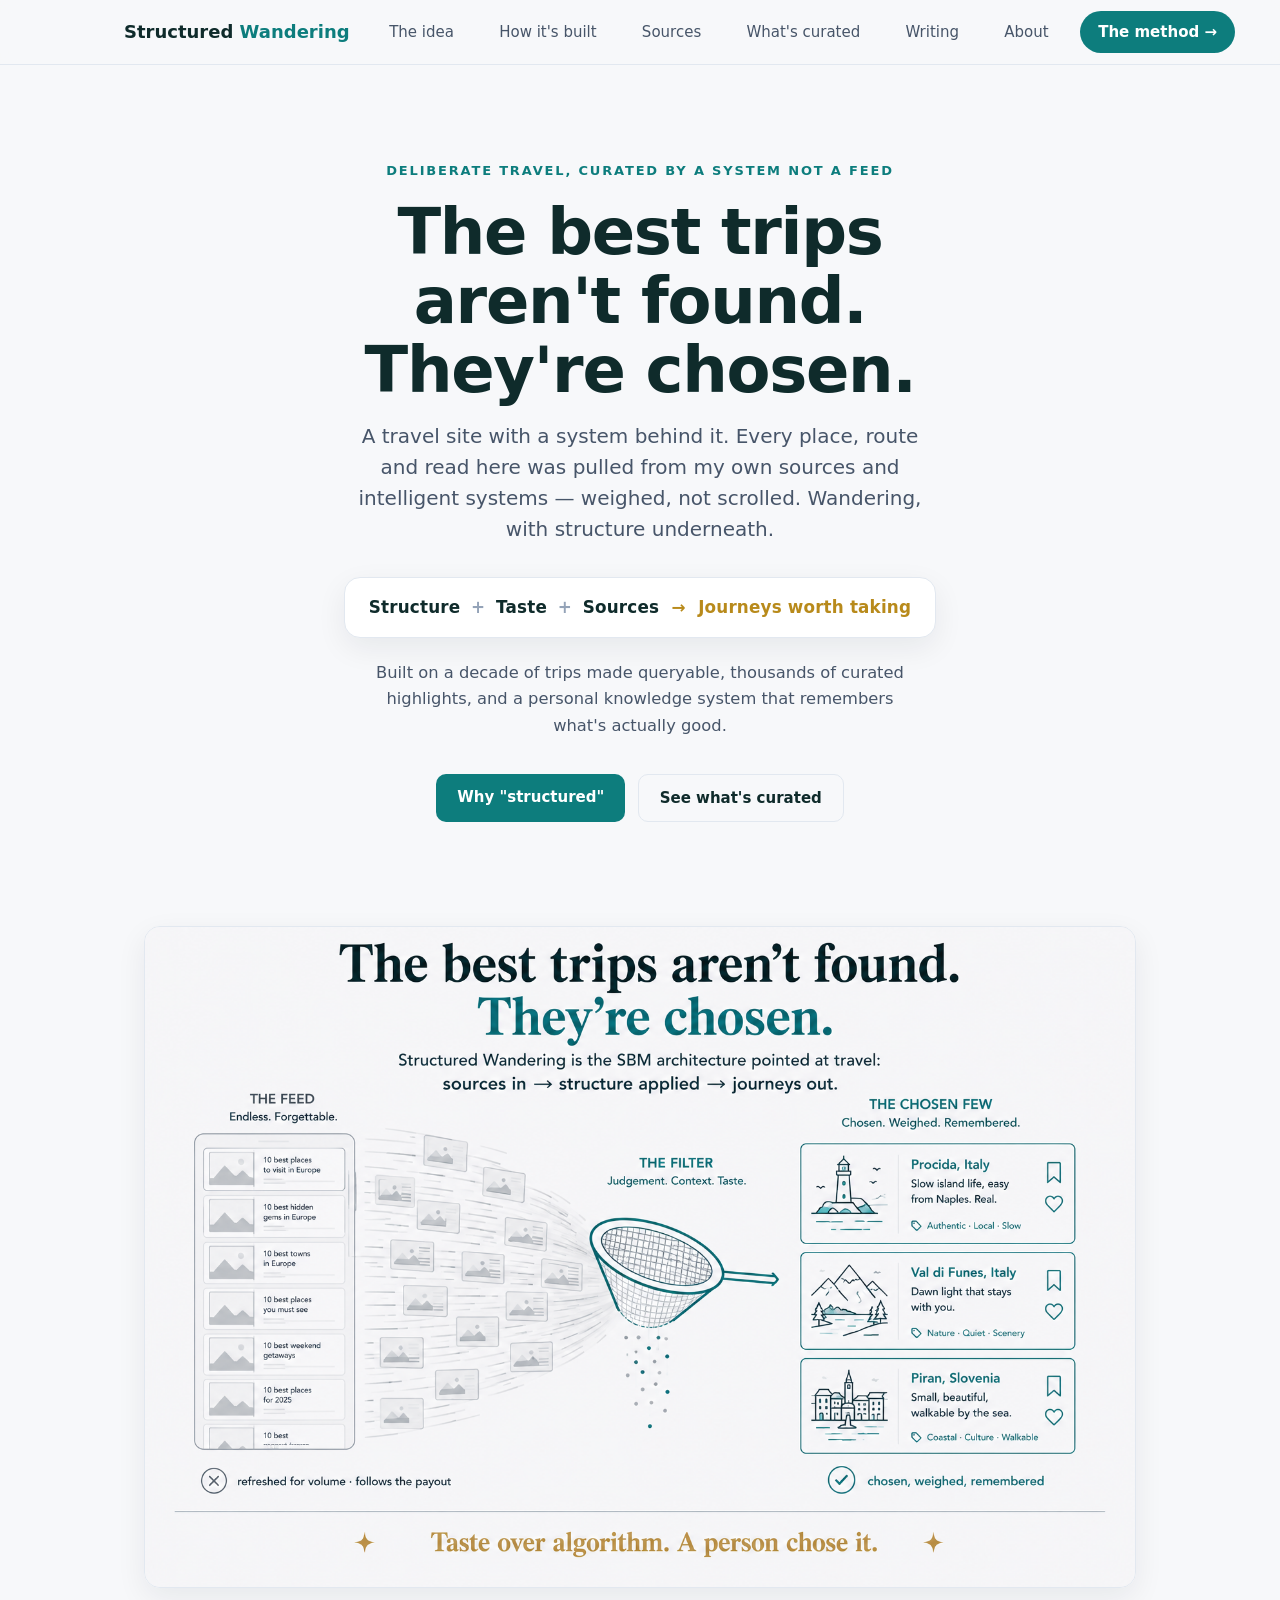
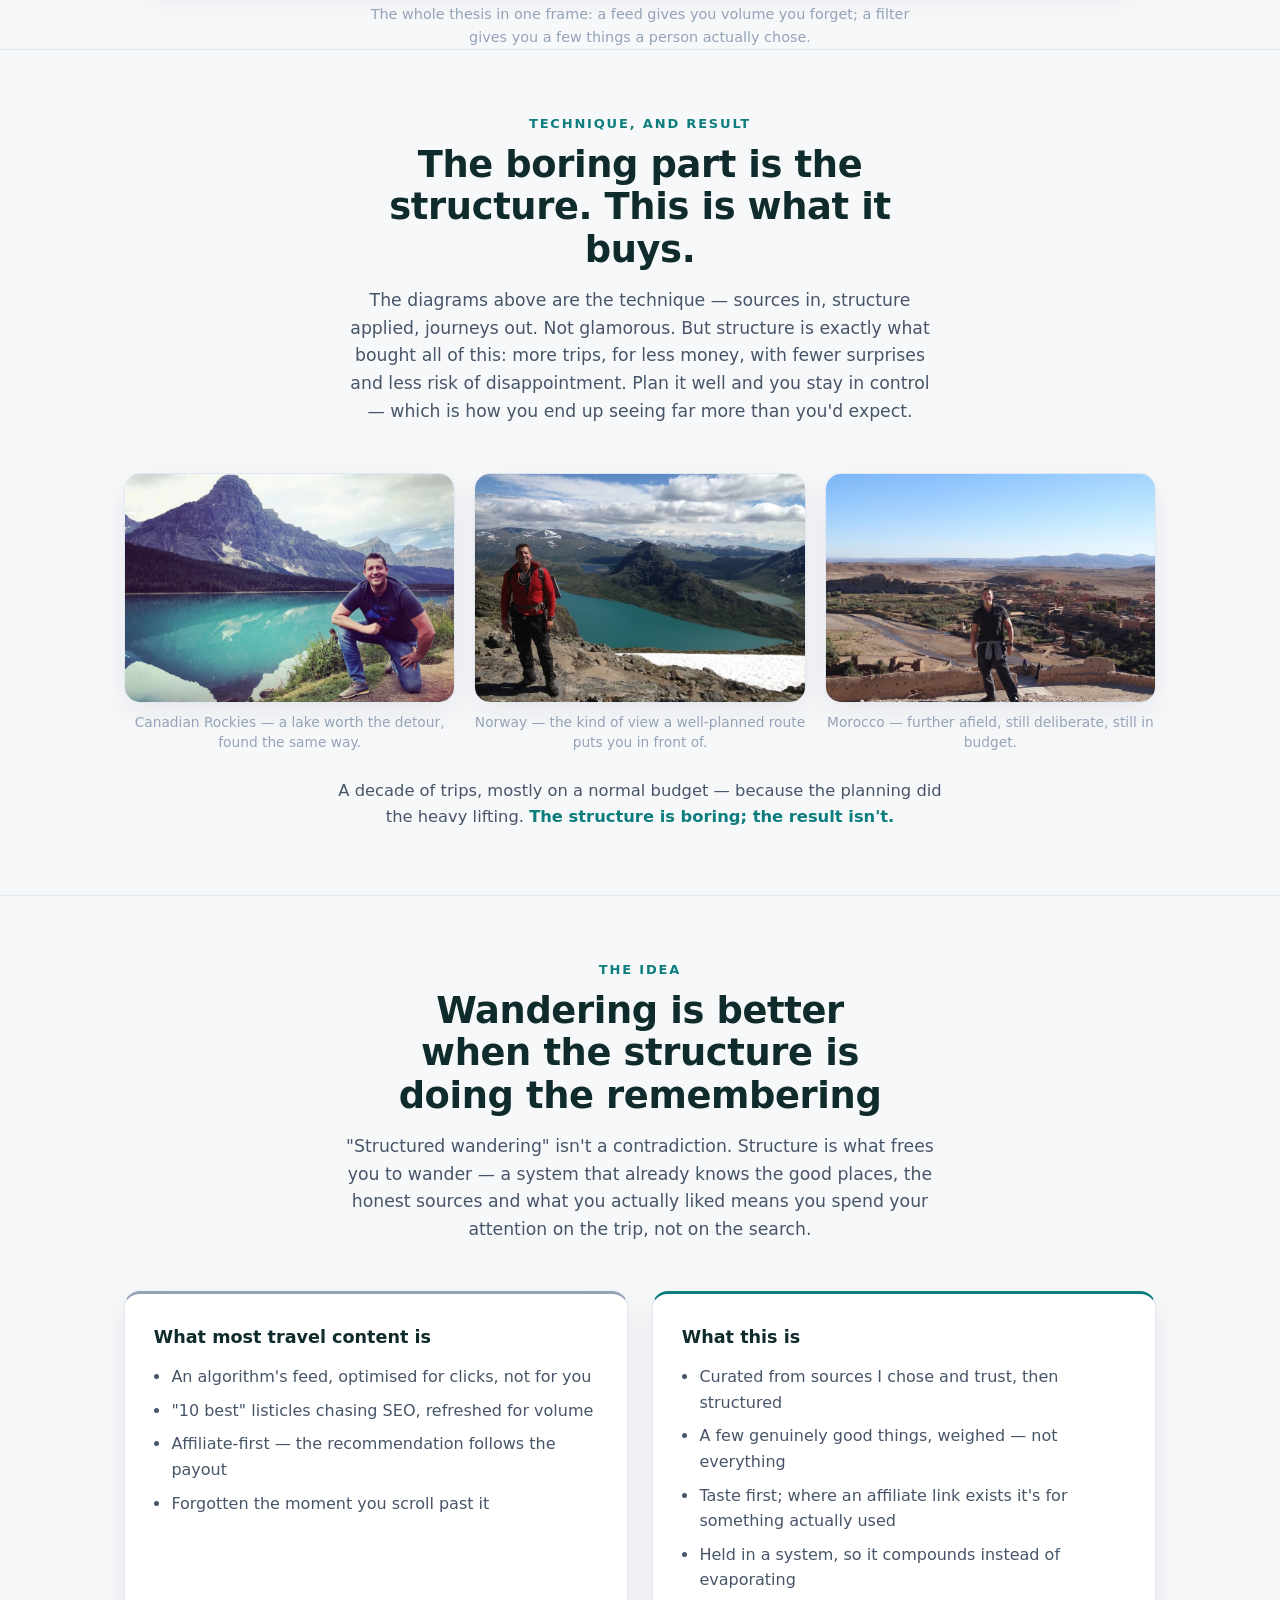
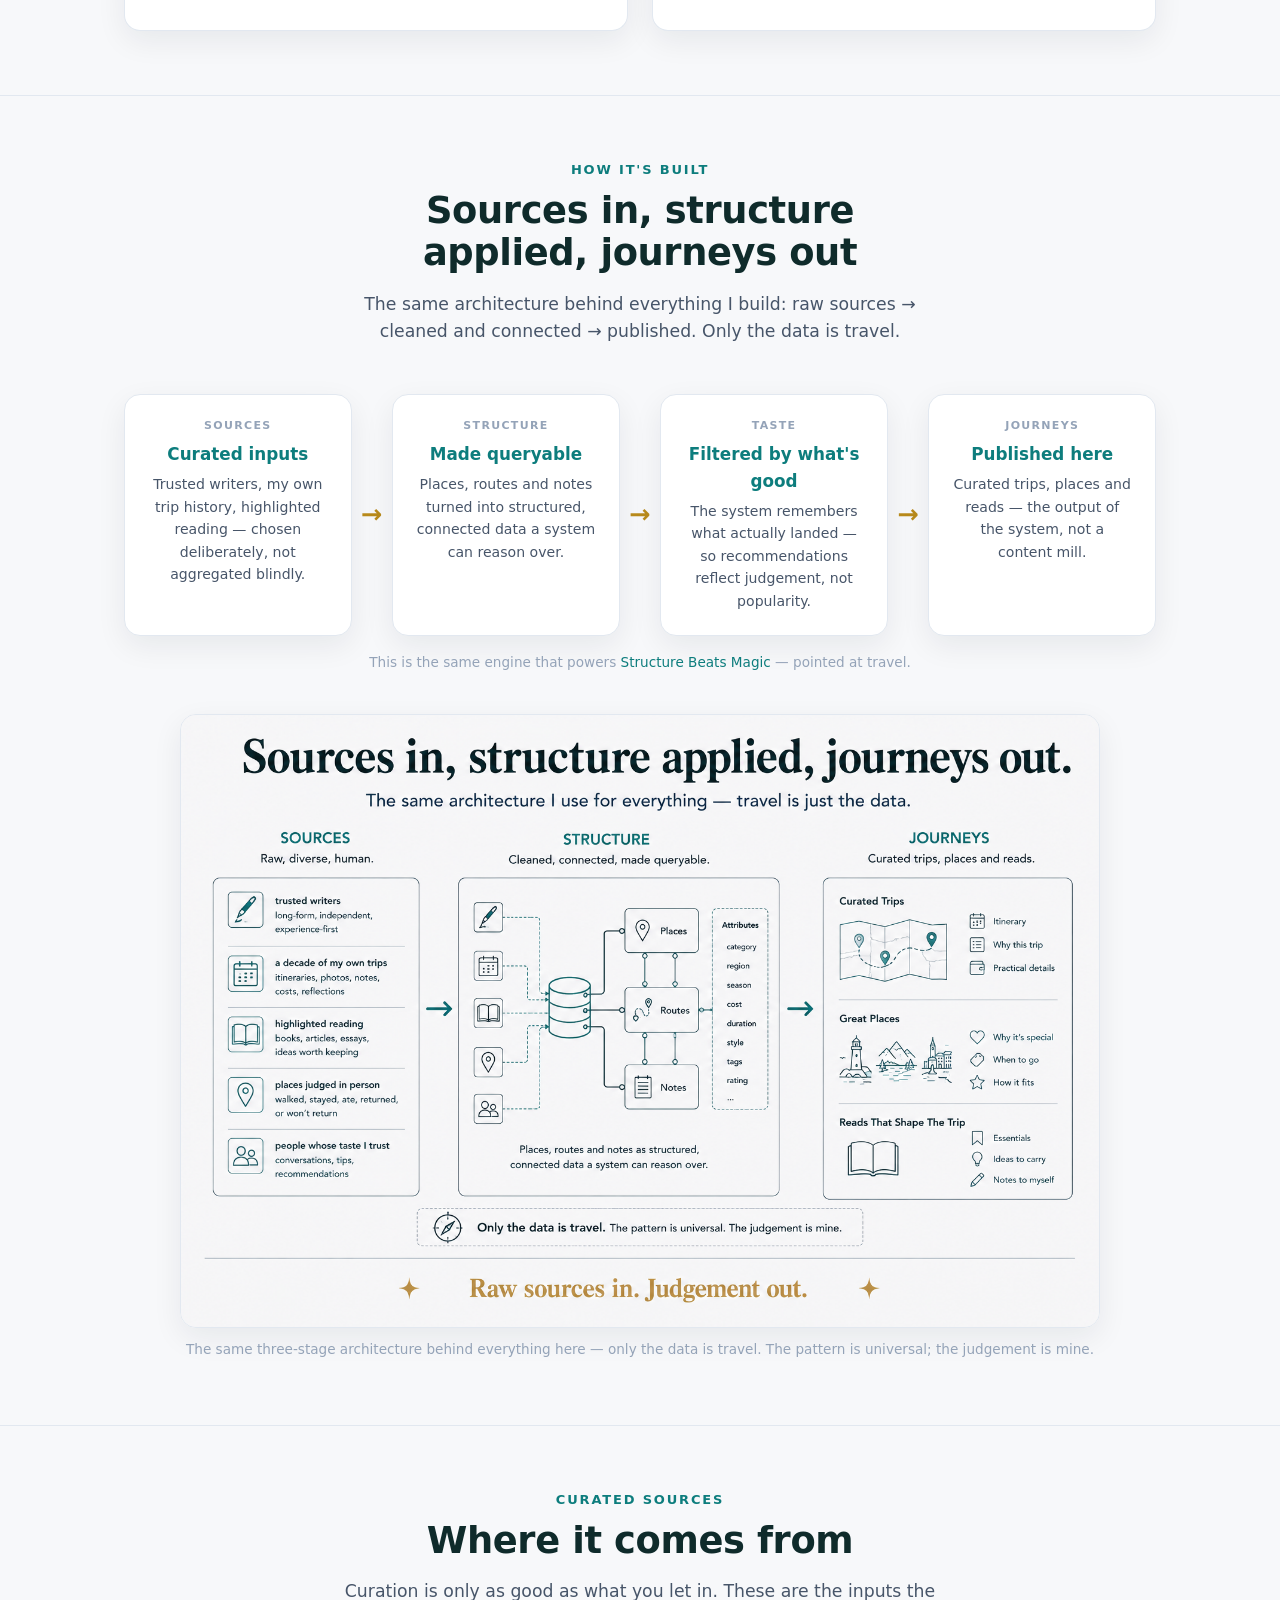
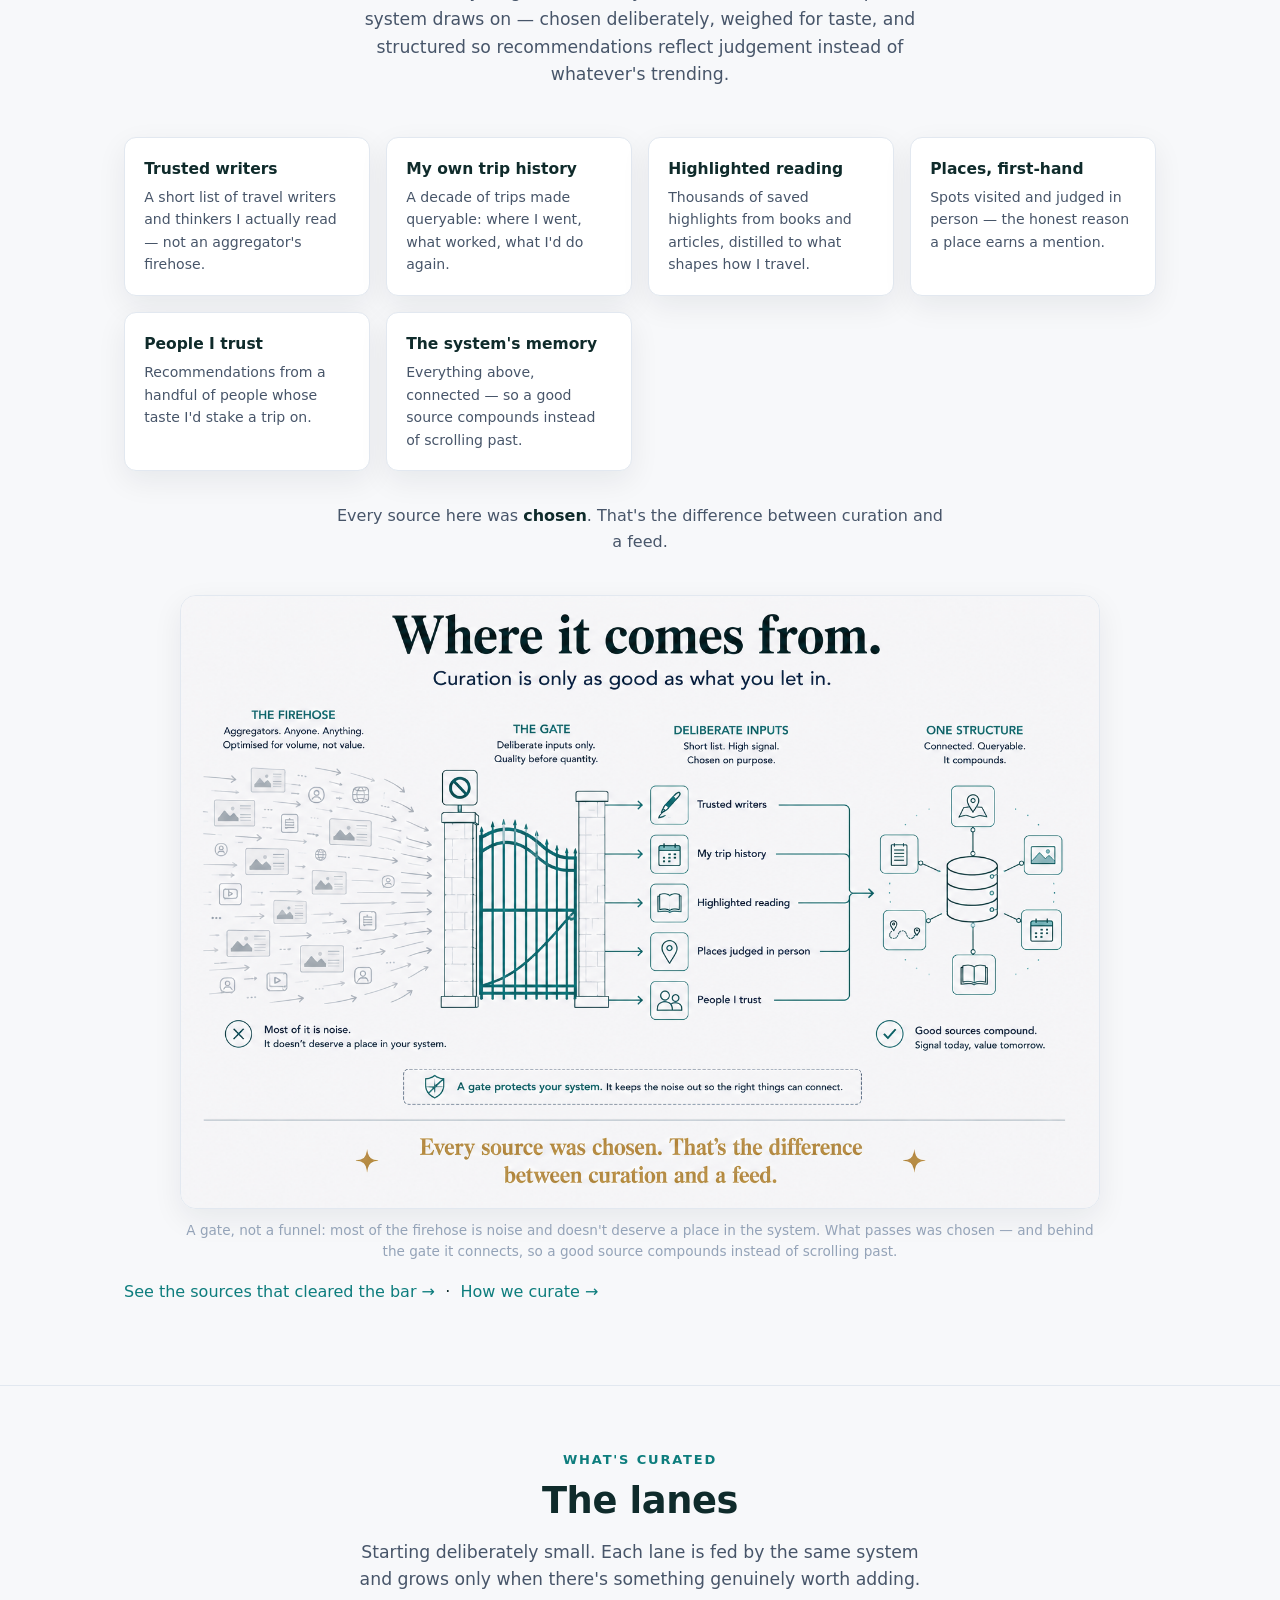
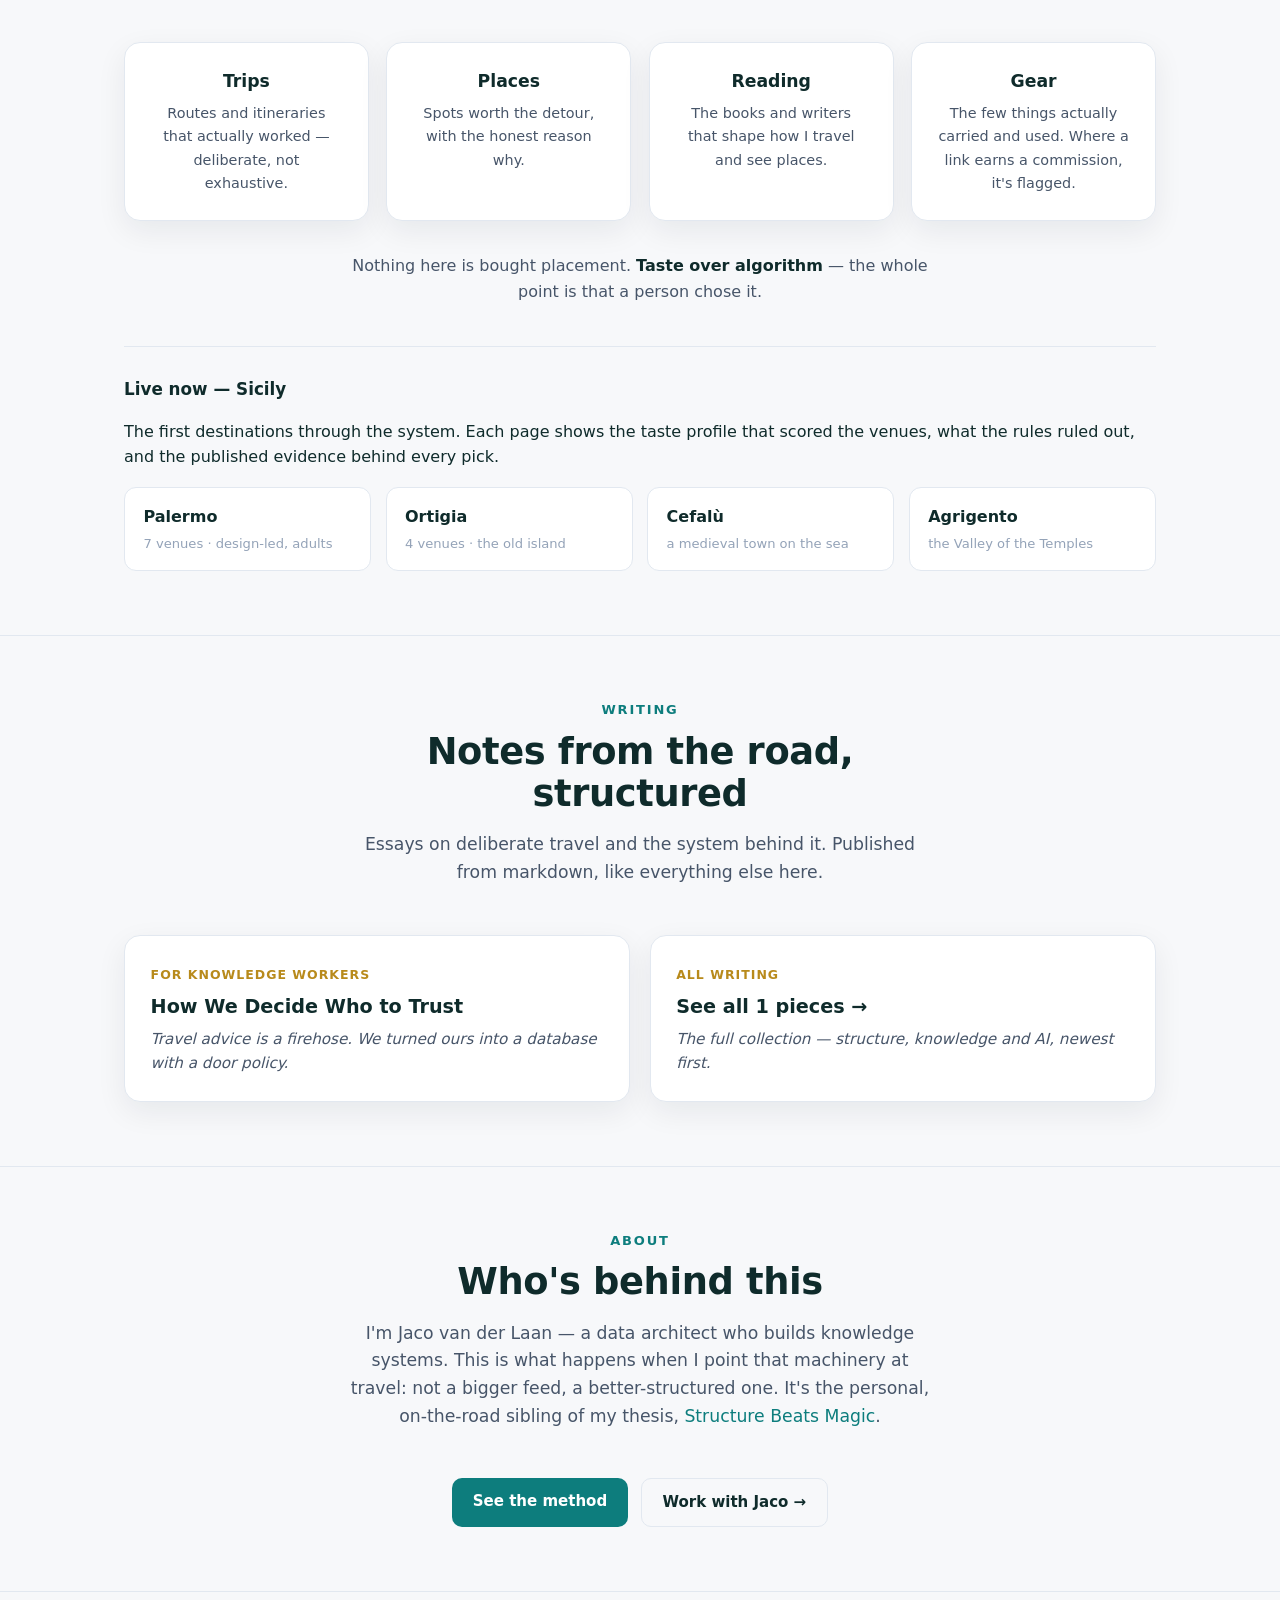
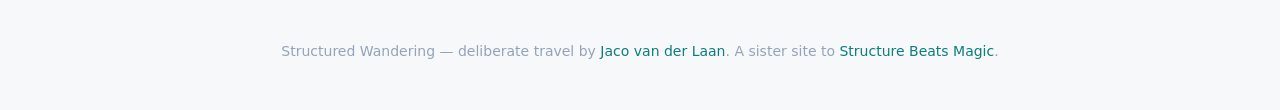
<file: index.html>
<!doctype html>
<html lang="en">
<head>
<meta charset="utf-8" />
<meta name="viewport" content="width=device-width, initial-scale=1" />
<meta name="robots" content="noindex, nofollow" /><!-- TESTPHASE-NOINDEX: remove at go-live -->
<title>Structured Wandering — deliberate travel, curated by a system not a feed</title>
<meta name="description" content="Travel chosen on purpose. Curated trips, places and reading — pulled from my own sources and intelligent systems, not an algorithm's feed. Structure + Taste + Sources → Journeys worth taking." />
<meta property="og:title" content="Structured Wandering" />
<meta property="og:description" content="Deliberate travel, curated by a system not a feed. Structure + Taste + Sources → Journeys worth taking." />
<meta property="og:type" content="website" />
<meta property="og:url" content="https://structuredwandering.com/" />
<meta property="og:site_name" content="Structured Wandering" />
<meta property="og:image" content="https://structuredwandering.com/assets/sw-og-card.svg" />
<meta name="author" content="Jaco van der Laan" />
<meta name="twitter:card" content="summary_large_image" />
<link rel="canonical" href="https://structuredwandering.com/" />
<link rel="icon" type="image/svg+xml" href="assets/favicon.svg" />
<link rel="stylesheet" href="assets/site.css" />
<link rel="stylesheet" href="assets/curated.css" />
<script type="application/ld+json">
{
  "@context": "https://schema.org",
  "@type": "WebSite",
  "name": "Structured Wandering",
  "url": "https://structuredwandering.com/",
  "description": "Deliberate travel, curated by a system not a feed.",
  "author": {
    "@type": "Person",
    "name": "Jaco van der Laan",
    "url": "https://jacovanderlaan.com",
    "sameAs": [
      "https://jacovanderlaan.com",
      "https://structurebeatsmagic.com",
      "https://www.linkedin.com/in/jacovanderlaan",
      "https://medium.com/@jacovanderlaan"
    ]
  }
}
</script>
</head>
<body>

<header class="site">
  <div class="wrap">
    <a class="brand" href="/">Structured&nbsp;<span>Wandering</span></a>
    <input type="checkbox" id="nav-toggle" class="nav-toggle" aria-label="Open menu" />
    <label for="nav-toggle" class="burger" aria-hidden="true"><span></span><span></span><span></span></label>
    <nav class="main">
      <a href="#thesis">The idea</a>
      <a href="#how">How it's built</a>
      <a href="#sources">Sources</a>
      <a href="#curation">What's curated</a>
      <a href="writing/">Writing</a>
      <a href="#about">About</a>
      <a class="nav-cta" href="https://structurebeatsmagic.com">The method →</a>
    </nav>
  </div>
</header>

<!-- HERO -->
<div class="hero wrap">
  <div class="eyebrow">Deliberate travel,<br class="eb-break" /> curated by a system<br class="eb-break" /> not a feed</div>
  <h1>The best trips aren't found. They're chosen.</h1>
  <p class="lede">A travel site with a system behind it. Every place, route and read here was pulled from my own sources and intelligent systems — weighed, not scrolled. Wandering, with structure underneath.</p>
  <div class="formula">
    Structure <span class="op">+</span> Taste <span class="op">+</span> Sources <span class="arrow">→</span> <span class="result">Journeys worth taking</span>
  </div>
  <p class="hero-proof">Built on a decade of trips made queryable, thousands of curated highlights, and a personal knowledge system that remembers what's actually good.</p>
  <div class="cta-row">
    <a class="btn btn-primary" href="#thesis">Why "structured"</a>
    <a class="btn btn-ghost" href="#curation">See what's curated</a>
  </div>
</div>

<!-- HERO FIGURE -->
<figure class="hero-figure hero-figure-wide wrap">
  <img src="assets/sw-hero.png" width="1536" height="1024" alt="The feed versus the chosen few: an endless grey stream of near-identical '10 best places in Europe' listicle cards on the left, filtered through judgement, context and taste, into a small set of deliberately chosen places — Procida, Val di Funes, Piran — each with a reason attached." />
  <figcaption>The whole thesis in one frame: a feed gives you volume you forget; a filter gives you a few things a person actually chose.</figcaption>
</figure>

<!-- THE TRAVELLER: technique + result -->
<section id="traveller">
  <div class="wrap">
    <div class="section-eyebrow">Technique, and result</div>
    <h2 class="section-title">The boring part is the structure. This is what it buys.</h2>
    <p class="section-lede">The diagrams above are the technique — sources in, structure applied, journeys out. Not glamorous. But structure is exactly what bought all of this: more trips, for less money, with fewer surprises and less risk of disappointment. Plan it well and you stay in control — which is how you end up seeing far more than you'd expect.</p>
    <div class="traveller-grid">
      <figure class="tphoto">
        <img src="assets/travel/sw-travel-canada.jpg" alt="Jaco at a turquoise mountain lake in the Canadian Rockies" loading="lazy" width="900" height="675" />
        <figcaption>Canadian Rockies — a lake worth the detour, found the same way.</figcaption>
      </figure>
      <figure class="tphoto">
        <img src="assets/travel/sw-travel-norway.jpg" alt="Jaco above a Norwegian fjord lake" loading="lazy" width="900" height="675" />
        <figcaption>Norway — the kind of view a well-planned route puts you in front of.</figcaption>
      </figure>
      <figure class="tphoto">
        <img src="assets/travel/sw-travel-morocco.jpg" alt="Jaco overlooking a Moroccan valley" loading="lazy" width="900" height="675" />
        <figcaption>Morocco — further afield, still deliberate, still in budget.</figcaption>
      </figure>
    </div>
    <p class="traveller-note">A decade of trips, mostly on a normal budget — because the planning did the heavy lifting. <strong>The structure is boring; the result isn't.</strong></p>
  </div>
</section>

<!-- THESIS -->
<section id="thesis">
  <div class="wrap">
    <div class="section-eyebrow">The idea</div>
    <h2 class="section-title">Wandering is better when the structure is doing the remembering</h2>
    <p class="section-lede">"Structured wandering" isn't a contradiction. Structure is what frees you to wander — a system that already knows the good places, the honest sources and what you actually liked means you spend your attention on the trip, not on the search.</p>

    <div class="fit">
      <div class="col no">
        <h3>What most travel content is</h3>
        <ul>
          <li>An algorithm's feed, optimised for clicks, not for you</li>
          <li>"10 best" listicles chasing SEO, refreshed for volume</li>
          <li>Affiliate-first — the recommendation follows the payout</li>
          <li>Forgotten the moment you scroll past it</li>
        </ul>
      </div>
      <div class="col yes">
        <h3>What this is</h3>
        <ul>
          <li>Curated from sources I chose and trust, then structured</li>
          <li>A few genuinely good things, weighed — not everything</li>
          <li>Taste first; where an affiliate link exists it's for something actually used</li>
          <li>Held in a system, so it compounds instead of evaporating</li>
        </ul>
      </div>
    </div>
  </div>
</section>

<!-- HOW IT'S BUILT -->
<section id="how">
  <div class="wrap">
    <div class="section-eyebrow">How it's built</div>
    <h2 class="section-title">Sources in, structure applied, journeys out</h2>
    <p class="section-lede">The same architecture behind everything I build: raw sources → cleaned and connected → published. Only the data is travel.</p>

    <div class="pipe">
      <div class="stage">
        <div class="n">Sources</div>
        <h4>Curated inputs</h4>
        <p>Trusted writers, my own trip history, highlighted reading — chosen deliberately, not aggregated blindly.</p>
      </div>
      <div class="arrow">→</div>
      <div class="stage">
        <div class="n">Structure</div>
        <h4>Made queryable</h4>
        <p>Places, routes and notes turned into structured, connected data a system can reason over.</p>
      </div>
      <div class="arrow">→</div>
      <div class="stage">
        <div class="n">Taste</div>
        <h4>Filtered by what's good</h4>
        <p>The system remembers what actually landed — so recommendations reflect judgement, not popularity.</p>
      </div>
      <div class="arrow">→</div>
      <div class="stage">
        <div class="n">Journeys</div>
        <h4>Published here</h4>
        <p>Curated trips, places and reads — the output of the system, not a content mill.</p>
      </div>
      <div class="scales">This is the same engine that powers <a href="https://structurebeatsmagic.com">Structure Beats Magic</a> — pointed at travel.</div>
    </div>

    <figure class="bleed">
      <img src="assets/sw-01-pipeline.png" width="1536" height="1024" loading="lazy" alt="Sources in, structure applied, journeys out: five curated sources (trusted writers, a decade of my own trips, highlighted reading, places judged in person, people whose taste I trust) flow into a structured core where places, routes and notes become connected, queryable data with attributes like region, season, cost and rating — and out come curated trips, great places and reads that shape the trip. Only the data is travel." />
      <figcaption>The same three-stage architecture behind everything here — only the data is travel. The pattern is universal; the judgement is mine.</figcaption>
    </figure>
  </div>
</section>

<!-- CURATED SOURCES -->
<section id="sources">
  <div class="wrap">
    <div class="section-eyebrow">Curated sources</div>
    <h2 class="section-title">Where it comes from</h2>
    <p class="section-lede">Curation is only as good as what you let in. These are the inputs the system draws on — chosen deliberately, weighed for taste, and structured so recommendations reflect judgement instead of whatever's trending.</p>

    <div class="csrc">
      <div class="c">
        <div class="ch">Trusted writers</div>
        <p>A short list of travel writers and thinkers I actually read — not an aggregator's firehose.</p>
      </div>
      <div class="c">
        <div class="ch">My own trip history</div>
        <p>A decade of trips made queryable: where I went, what worked, what I'd do again.</p>
      </div>
      <div class="c">
        <div class="ch">Highlighted reading</div>
        <p>Thousands of saved highlights from books and articles, distilled to what shapes how I travel.</p>
      </div>
      <div class="c">
        <div class="ch">Places, first-hand</div>
        <p>Spots visited and judged in person — the honest reason a place earns a mention.</p>
      </div>
      <div class="c">
        <div class="ch">People I trust</div>
        <p>Recommendations from a handful of people whose taste I'd stake a trip on.</p>
      </div>
      <div class="c">
        <div class="ch">The system's memory</div>
        <p>Everything above, connected — so a good source compounds instead of scrolling past.</p>
      </div>
    </div>
    <p class="intel-note">Every source here was <strong>chosen</strong>. That's the difference between curation and a feed.</p>

    <figure class="bleed">
      <img src="assets/sw-02-curation-vs-feed.png" width="1536" height="1024" loading="lazy" alt="Where it comes from: an aggregator firehose — anyone, anything, optimised for volume not value — is stopped at a gate that admits deliberate inputs only. Five chosen sources pass through (trusted writers, my trip history, highlighted reading, places judged in person, people I trust) and connect into one queryable structure where good sources compound." />
      <figcaption>A gate, not a funnel: most of the firehose is noise and doesn't deserve a place in the system. What passes was chosen — and behind the gate it connects, so a good source compounds instead of scrolling past.</figcaption>
    </figure>
    <p class="section-cta"><a href="sources/">See the sources that cleared the bar →</a> &nbsp;·&nbsp; <a href="method/">How we curate →</a></p>
  </div>
</section>

<!-- WHAT'S CURATED -->
<section id="curation">
  <div class="wrap">
    <div class="section-eyebrow">What's curated</div>
    <h2 class="section-title">The lanes</h2>
    <p class="section-lede">Starting deliberately small. Each lane is fed by the same system and grows only when there's something genuinely worth adding.</p>

    <div class="domains">
      <div class="domain">
        <h3>Trips</h3>
        <p>Routes and itineraries that actually worked — deliberate, not exhaustive.</p>
      </div>
      <div class="domain">
        <h3>Places</h3>
        <p>Spots worth the detour, with the honest reason why.</p>
      </div>
      <div class="domain">
        <h3>Reading</h3>
        <p>The books and writers that shape how I travel and see places.</p>
      </div>
      <div class="domain">
        <h3>Gear</h3>
        <p>The few things actually carried and used. Where a link earns a commission, it's flagged.</p>
      </div>
    </div>
    <p class="intel-note">Nothing here is bought placement. <strong>Taste over algorithm</strong> — the whole point is that a person chose it.</p>

    <div class="live-now">
      <h3 class="live-now-title">Live now — Sicily</h3>
      <p class="section-note">The first destinations through the system. Each page shows the taste profile that scored the venues, what the rules ruled out, and the published evidence behind every pick.</p>
      <div class="dest-grid">
        <a class="dest" href="palermo/">
          <span class="dest-name">Palermo</span>
          <span class="dest-meta">7 venues · design-led, adults</span>
        </a>
        <a class="dest" href="ortigia/">
          <span class="dest-name">Ortigia</span>
          <span class="dest-meta">4 venues · the old island</span>
        </a>
        <a class="dest" href="cefalu/">
          <span class="dest-name">Cefalù</span>
          <span class="dest-meta">a medieval town on the sea</span>
        </a>
        <a class="dest" href="agrigento/">
          <span class="dest-name">Agrigento</span>
          <span class="dest-meta">the Valley of the Temples</span>
        </a>
      </div>
    </div>
  </div>
</section>

<!-- WRITING -->
<section id="writing">
  <div class="wrap">
    <div class="section-eyebrow">Writing</div>
    <h2 class="section-title">Notes from the road, structured</h2>
    <p class="section-lede">Essays on deliberate travel and the system behind it. Published from markdown, like everything else here.</p>
    <div class="posts" id="writing-cards">
      <!-- build_articles.py injects the newest cards between these markers -->
      <!-- ARTICLE-CARDS:START -->
      <a class="post" href="articles/how-we-decide-who-to-trust.html"><span class="post-face">For knowledge workers</span><h3>How We Decide Who to Trust</h3><p>Travel advice is a firehose. We turned ours into a database with a door policy.</p></a>
      <a class="post post-more" href="writing/"><span class="post-face">All writing</span><h3>See all 1 pieces →</h3><p>The full collection — structure, knowledge and AI, newest first.</p></a>
      <!-- ARTICLE-CARDS:END -->
    </div>
  </div>
</section>

<!-- ABOUT -->
<section id="about">
  <div class="wrap">
    <div class="section-eyebrow">About</div>
    <h2 class="section-title">Who's behind this</h2>
    <p class="section-lede">I'm Jaco van der Laan — a data architect who builds knowledge systems. This is what happens when I point that machinery at travel: not a bigger feed, a better-structured one. It's the personal, on-the-road sibling of my thesis, <a href="https://structurebeatsmagic.com">Structure Beats Magic</a>.</p>
    <div class="cta-row">
      <a class="btn btn-primary" href="https://structurebeatsmagic.com">See the method</a>
      <a class="btn btn-ghost" href="https://jacovanderlaan.com">Work with Jaco →</a>
    </div>
  </div>
</section>

<footer>
  <div class="wrap">Structured Wandering — deliberate travel by
    <a href="https://jacovanderlaan.com">Jaco van der Laan</a>. A sister site to
    <a href="https://structurebeatsmagic.com">Structure Beats Magic</a>.</div>
</footer>

</body>
</html>
</file>
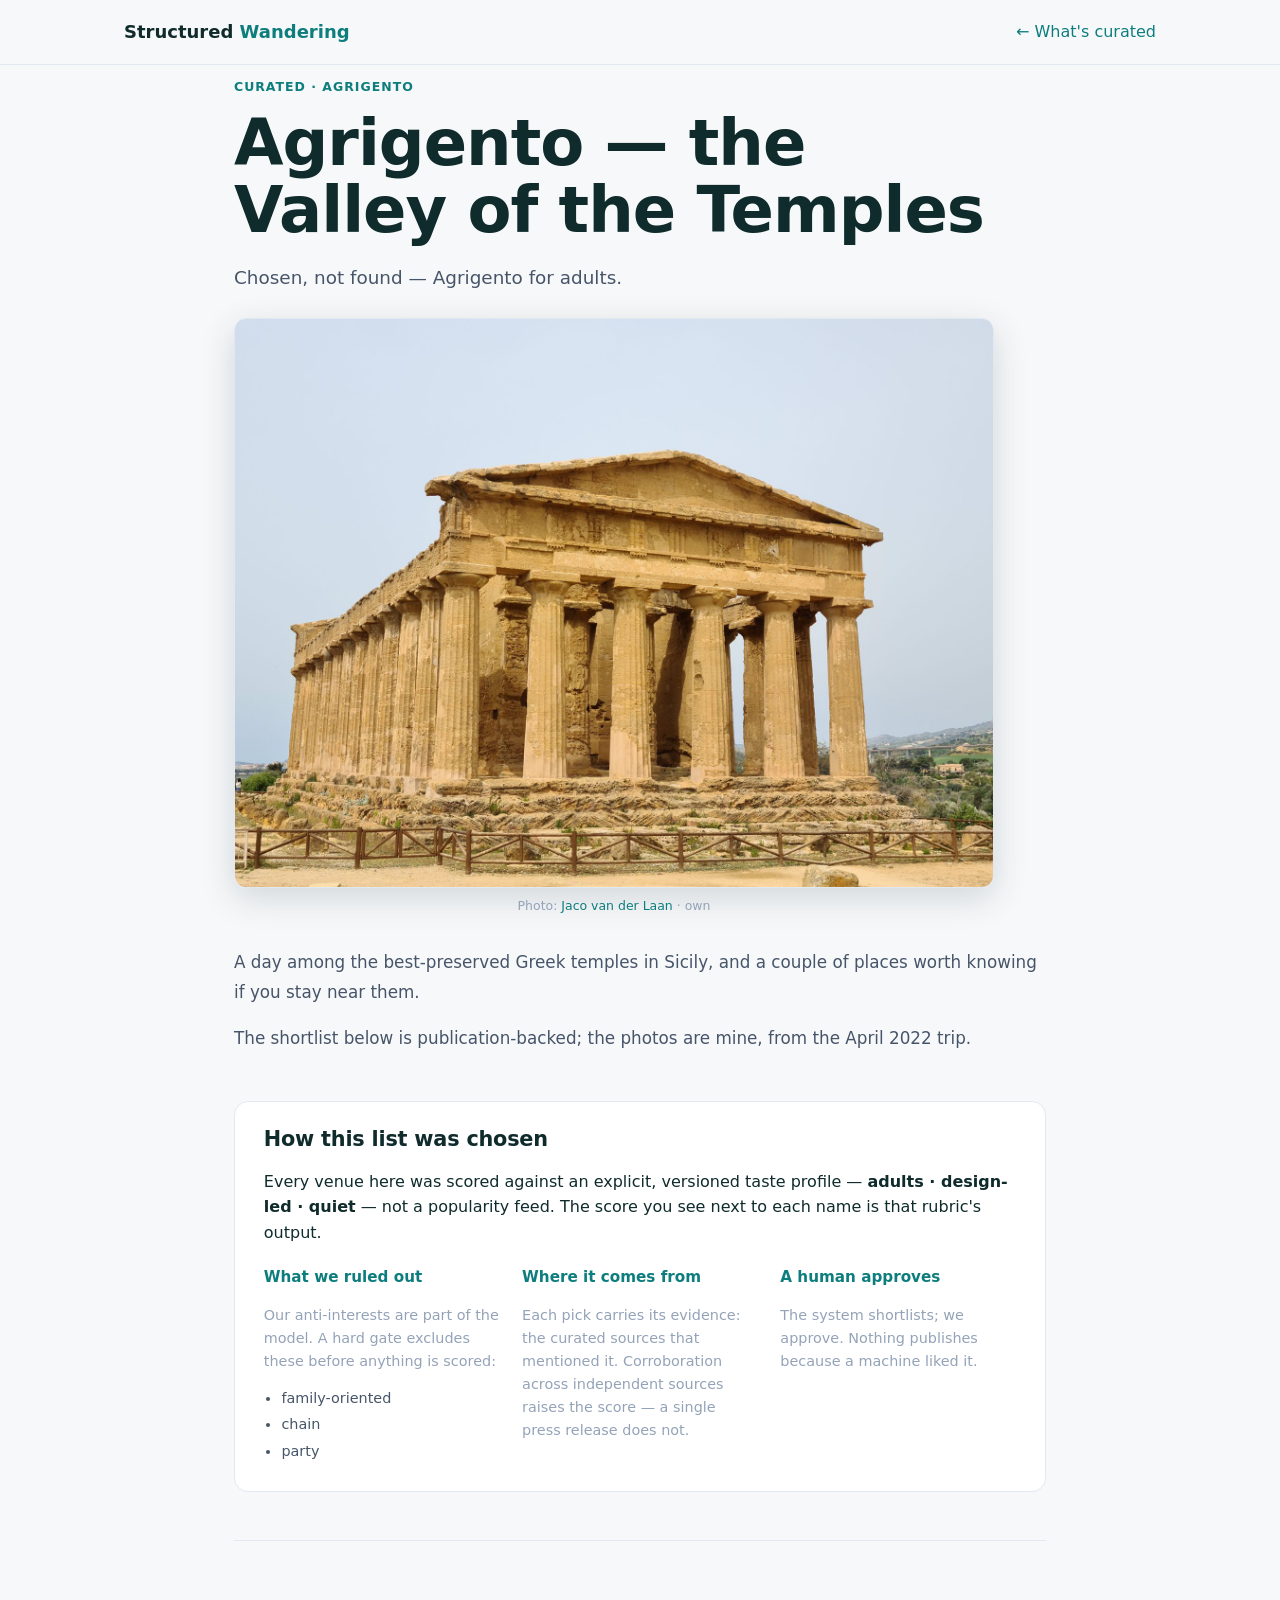
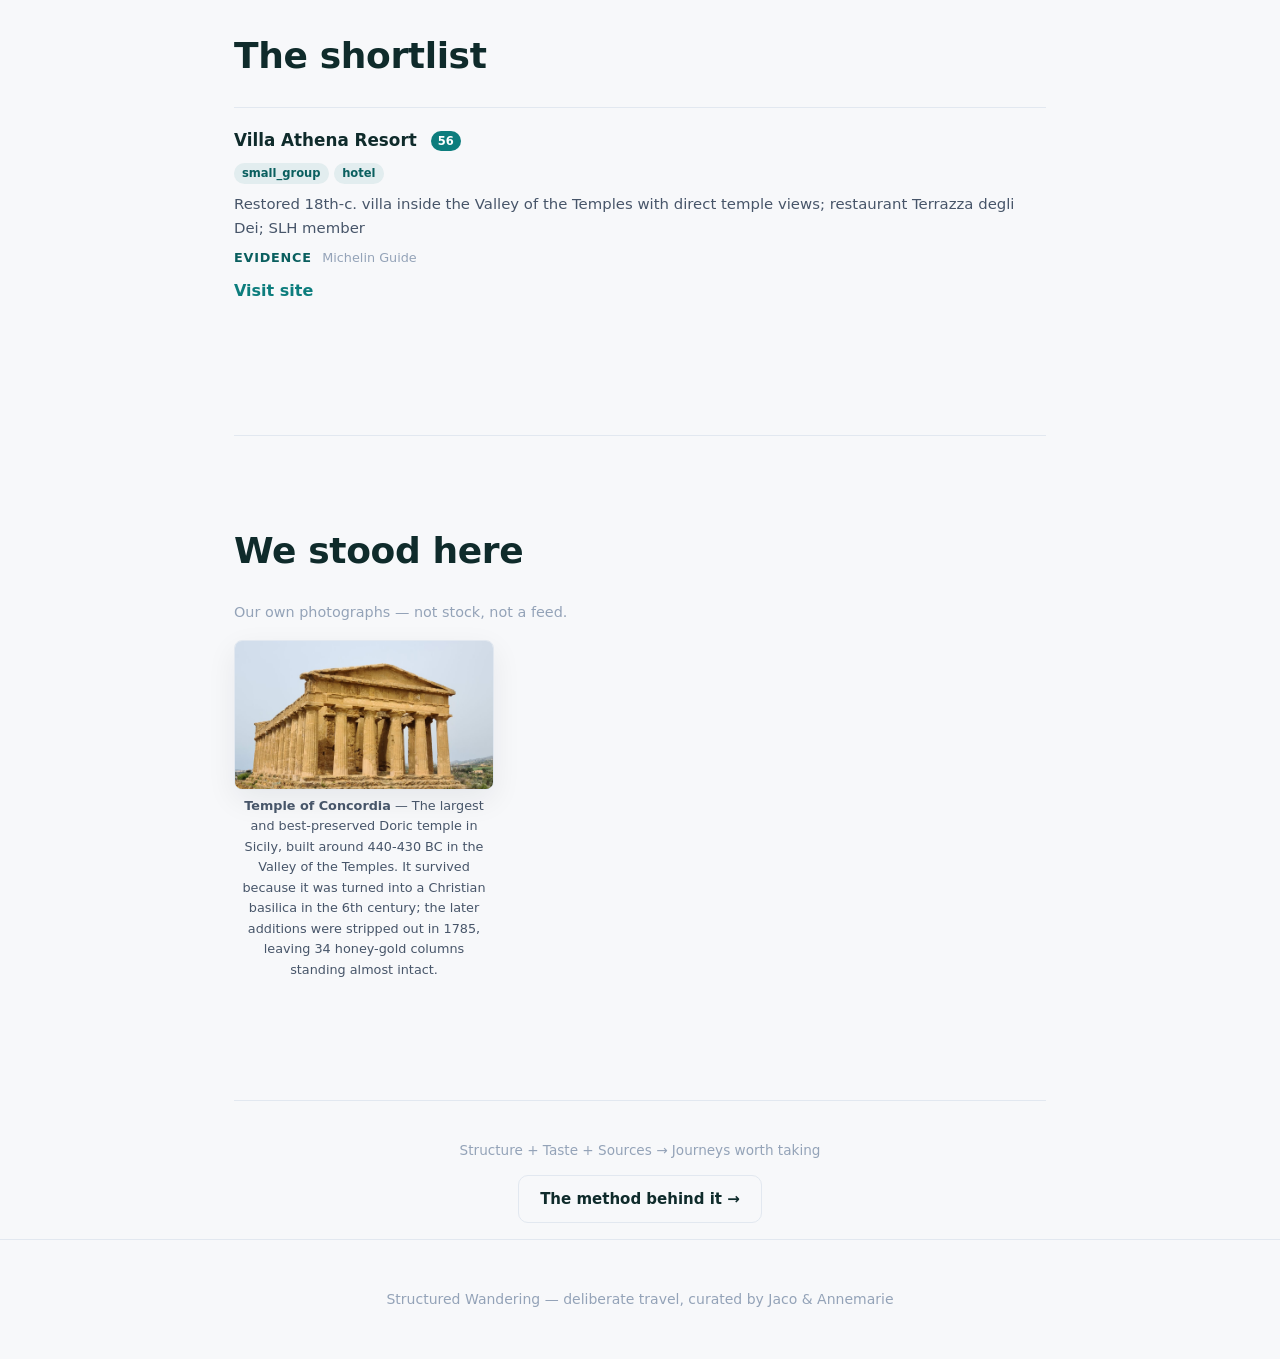
<file: agrigento/index.html>
<!doctype html>
<html lang="en">
<head>
<meta charset="utf-8"/>
<meta name="viewport" content="width=device-width, initial-scale=1"/>
<meta name="robots" content="noindex, nofollow" /><!-- TESTPHASE-NOINDEX: remove at go-live -->
<title>Agrigento — the Valley of the Temples — Structured Wandering</title>
<meta name="description" content="Chosen, not found — Agrigento for adults."/>
<meta name="author" content="Jaco van der Laan &amp; Annemarie van der Laan"/>
<link rel="canonical" href="https://structuredwandering.com/agrigento/"/>
<meta property="og:title" content="Agrigento — the Valley of the Temples"/>
<meta property="og:description" content="Chosen, not found — Agrigento for adults."/>
<meta property="og:type" content="article"/>
<meta property="og:url" content="https://structuredwandering.com/agrigento/"/>
<meta property="og:site_name" content="Structured Wandering"/>
<meta property="og:image" content="https://structuredwandering.com/photos/agrigento-sicily-2022.jpg"/>
<meta name="twitter:card" content="summary_large_image"/>
<link rel="icon" type="image/svg+xml" href="../assets/favicon.svg"/>
<link rel="stylesheet" href="../assets/site.css"/>
<link rel="stylesheet" href="../assets/curated.css"/>
<script type="application/ld+json">
{
  "@context": "https://schema.org",
  "@type": "Article",
  "headline": "Agrigento — the Valley of the Temples",
  "description": "Chosen, not found — Agrigento for adults.",
  "url": "https://structuredwandering.com/agrigento/",
  "about": {
    "@type": "Place",
    "name": "Agrigento"
  },
  "author": [
    {
      "@type": "Person",
      "name": "Jaco van der Laan"
    },
    {
      "@type": "Person",
      "name": "Annemarie van der Laan"
    }
  ],
  "publisher": {
    "@type": "Organization",
    "name": "Structured Wandering",
    "url": "https://structuredwandering.com"
  },
  "image": "https://structuredwandering.com/photos/agrigento-sicily-2022.jpg"
}
</script>
</head>
<body>
<header class="site"><div class="wrap">
  <a class="brand" href="../">Structured&nbsp;<span>Wandering</span></a>
  <a class="back" href="../#curation">← What's curated</a>
</div></header>
<main class="wrap curated">
  <p class="eyebrow">Curated · Agrigento</p>
  <h1>Agrigento — the Valley of the Temples</h1>
  <p class="subtitle">Chosen, not found — Agrigento for adults.</p>
  <figure class="hero-figure"><img src="/photos/agrigento-sicily-2022.jpg" alt="The Temple of Concordia, Valley of the Temples, Agrigento — Jaco van der Laan, April 2022"><figcaption>Photo: <a href="" rel="nofollow noopener">Jaco van der Laan</a> · own</figcaption></figure>
  <div class="intro">
<p>A day among the best-preserved Greek temples in Sicily, and a couple of places worth knowing if you stay near them.</p>
<p>The shortlist below is publication-backed; the photos are mine, from the April 2022 trip.</p>
  </div>
<section class="method">
  <h2>How this list was chosen</h2>
  <p>Every venue here was scored against an explicit, versioned taste profile — <strong>adults · design-led · quiet</strong> — not a popularity feed. The score you see next to each name is that rubric's output.</p>
  <div class="method-cols">
    <div class="method-col">
      <h3>What we ruled out</h3>
      <p class="section-note">Our anti-interests are part of the model. A hard gate excludes these before anything is scored:</p>
      <ul class="excluded"><li>family-oriented</li><li>chain</li><li>party</li></ul>
    </div>
    <div class="method-col">
      <h3>Where it comes from</h3>
      <p class="section-note">Each pick carries its evidence: the curated sources that mentioned it. Corroboration across independent sources raises the score — a single press release does not.</p>
    </div>
    <div class="method-col">
      <h3>A human approves</h3>
      <p class="section-note">The system shortlists; we approve. Nothing publishes because a machine liked it.</p>
    </div>
  </div>
</section>
  <section class="venues">
    <h2>The shortlist</h2>
<article class="venue">
  
  <div class="venue-body">
    <h3>Villa Athena Resort <span class="taste-score" title="taste-rubric score">56</span></h3>
    <p class="flags"><span class="flag">small_group</span><span class="flag">hotel</span></p>
    <p class="notes">Restored 18th-c. villa inside the Valley of the Temples with direct temple views; restaurant Terrazza degli Dei; SLH member</p>
    <p class="evidence"><span class="evidence-label">Evidence</span> Michelin Guide</p>
    <p class="link-row"><a class="venue-link" href="https://www.hotelvillaathena.it" rel="nofollow noopener" target="_blank">Visit site</a></p>
  </div>
</article>
  </section>
<section class="pois">
  <h2>We stood here</h2>
  <p class="section-note">Our own photographs — not stock, not a feed.</p>
  <div class="poi-grid"><figure class="poi"><img loading="lazy" src="/photos/poi/temple-concordia-agrigento.jpg" alt="Temple of Concordia"><figcaption><strong>Temple of Concordia</strong> — The largest and best-preserved Doric temple in Sicily, built around 440-430 BC in the Valley of the Temples. It survived because it was turned into a Christian basilica in the 6th century; the later additions were stripped out in 1785, leaving 34 honey-gold columns standing almost intact.</figcaption></figure></div>
</section>
  <div class="curated-cta">
    <p class="formula-mini">Structure + Taste + Sources → Journeys worth taking</p>
    <a class="btn btn-ghost" href="https://structurebeatsmagic.com">The method behind it →</a>
  </div>
</main>
<footer><div class="wrap">Structured Wandering — deliberate travel, curated by
  Jaco &amp; Annemarie</div></footer>
</body></html>
</file>
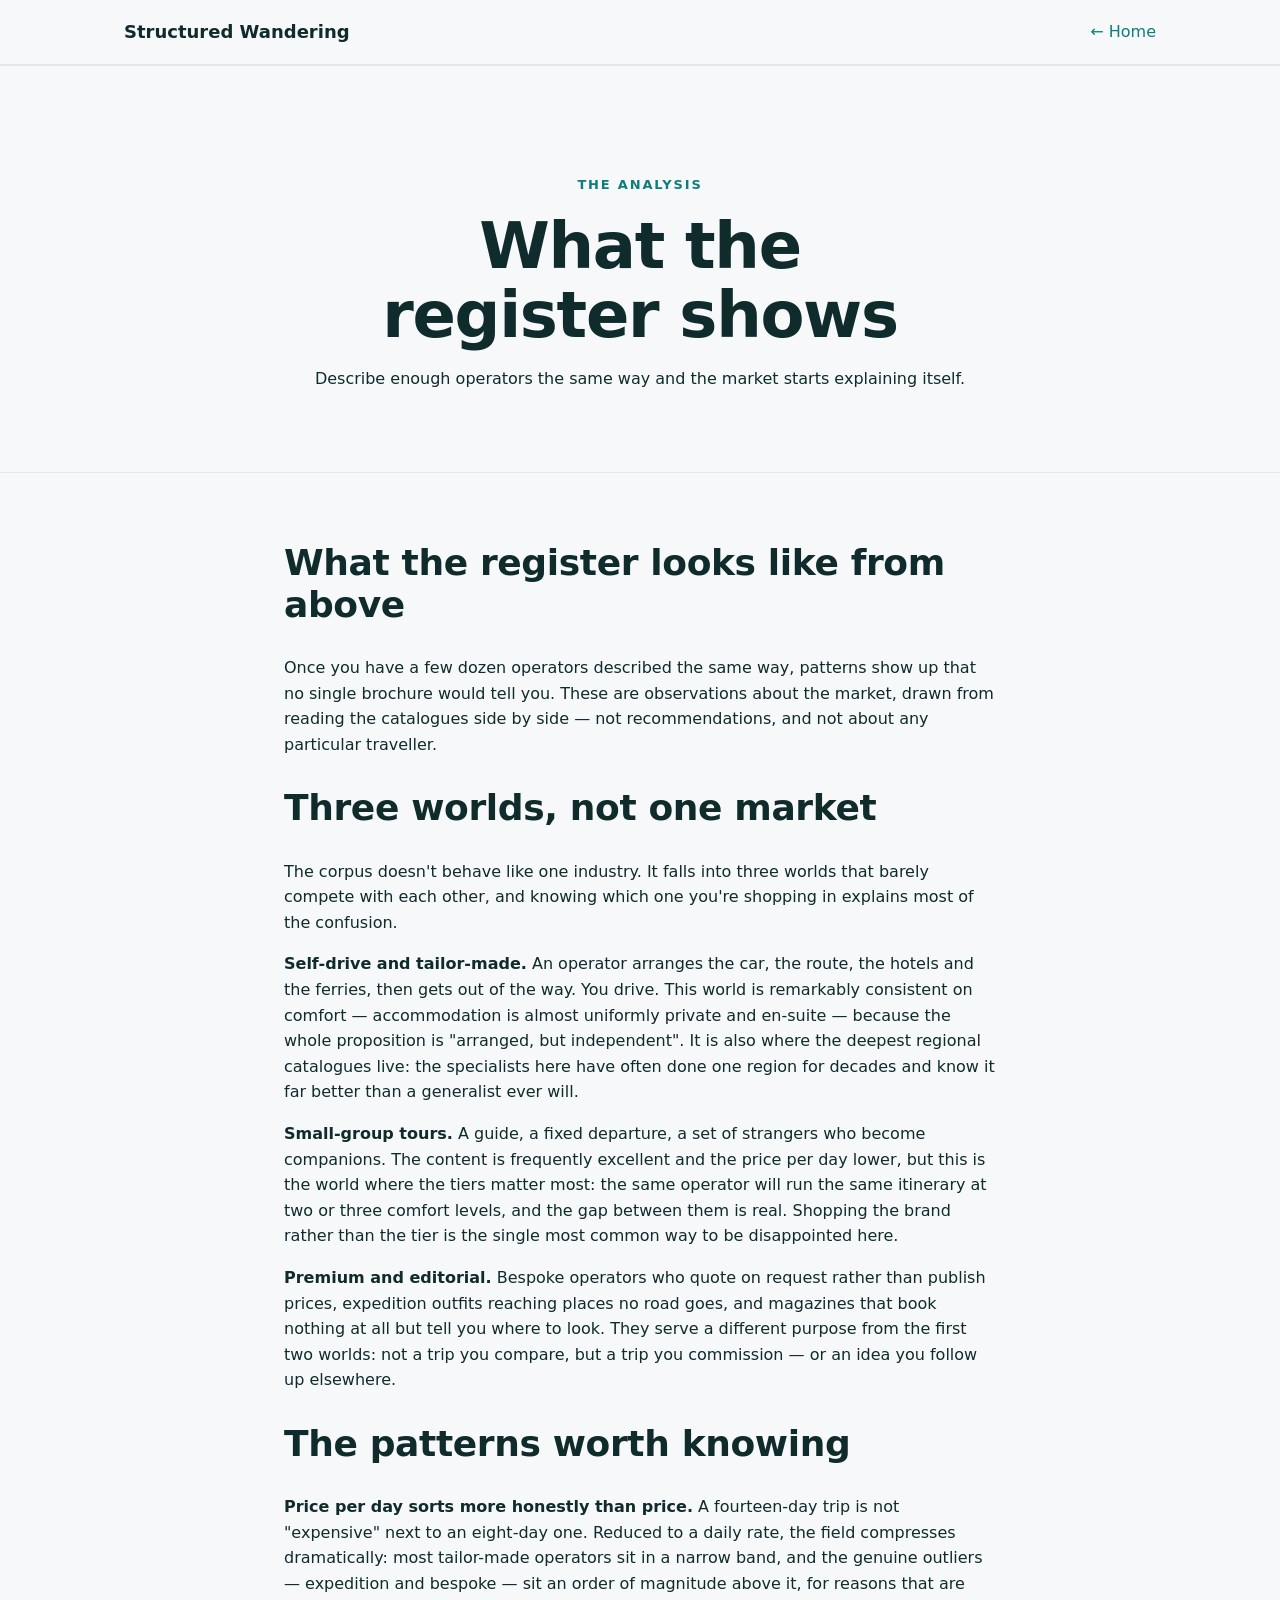
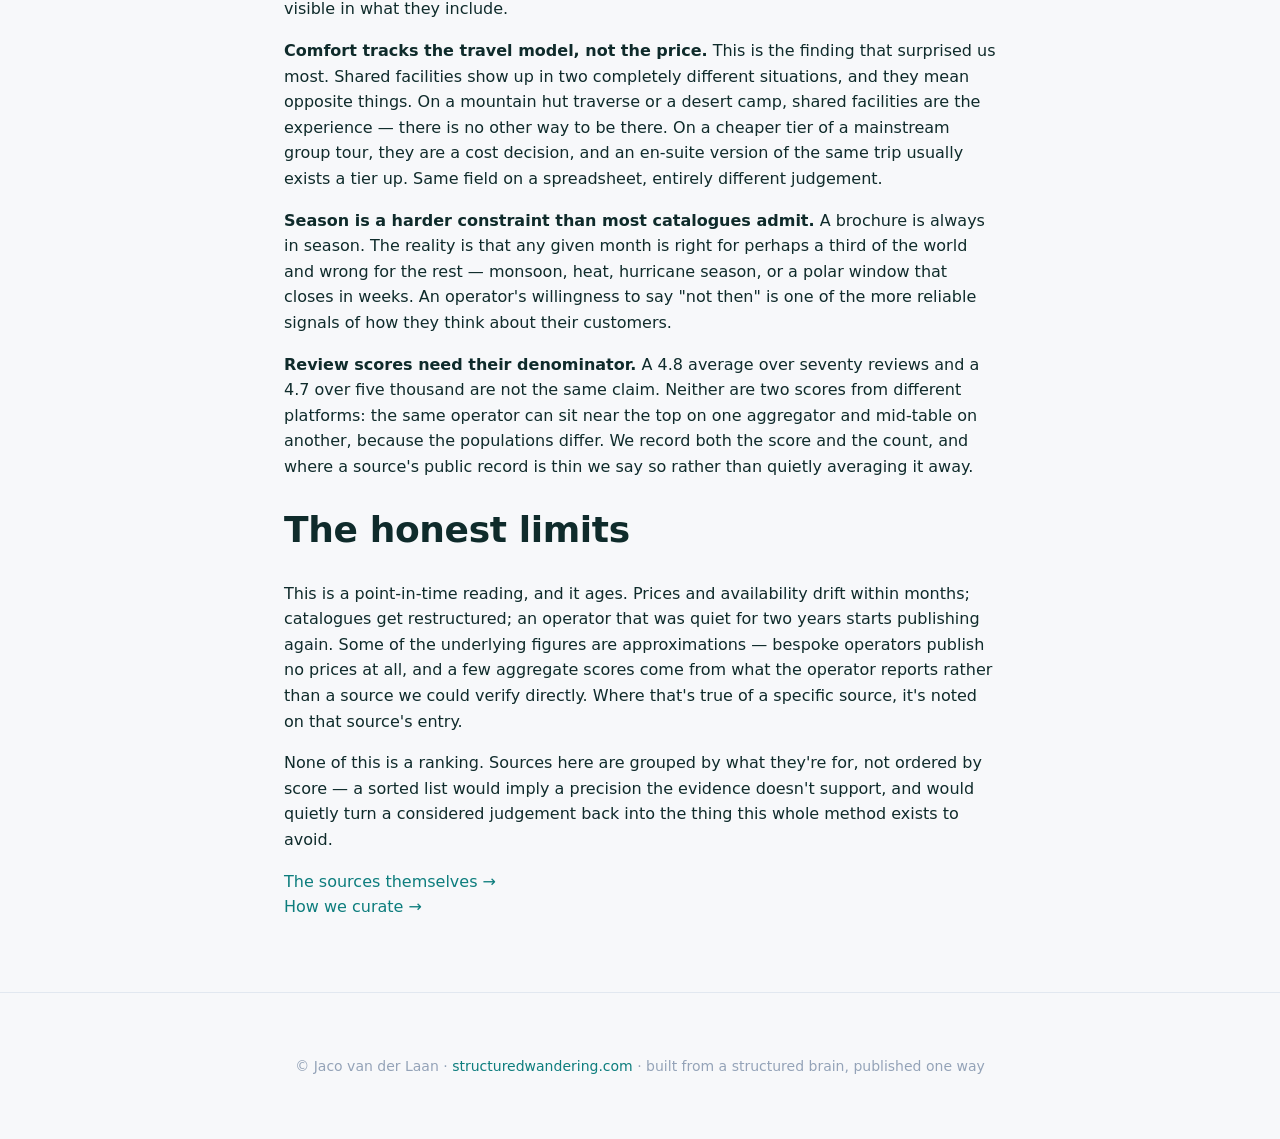
<file: analysis/index.html>
<!doctype html>
<html lang="en">
<head>
<meta charset="utf-8"/>
<meta name="viewport" content="width=device-width, initial-scale=1"/>
<meta name="robots" content="noindex, nofollow" /><!-- TESTPHASE-NOINDEX: remove at go-live -->
<title>What the register shows — Structured Wandering</title>
<meta name="description" content="Patterns from reading a few dozen travel operators side by side: three worlds, price per day, comfort by travel model, season as a constraint, and why review scores need their denominator."/>
<meta name="author" content="Jaco van der Laan"/>
<link rel="canonical" href="https://structuredwandering.com/analysis/"/>
<meta property="og:title" content="What the register shows"/>
<meta property="og:description" content="Patterns from reading a few dozen travel operators side by side: three worlds, price per day, comfort by travel model, season as a constraint, and why review scores need their denominator."/>
<meta property="og:type" content="website"/>
<meta property="og:url" content="https://structuredwandering.com/analysis/"/>
<meta property="og:site_name" content="Structured Wandering"/>
<meta name="twitter:card" content="summary"/>
<meta name="twitter:title" content="What the register shows"/>
<meta name="twitter:description" content="Patterns from reading a few dozen travel operators side by side: three worlds, price per day, comfort by travel model, season as a constraint, and why review scores need their denominator."/>
<link rel="icon" type="image/svg+xml" href="../assets/favicon.svg"/>
<link rel="stylesheet" href="../assets/site.css"/>
<style>
  .tight { padding: 2.5rem 0 3.5rem; }
  .source-card { border:1px solid var(--line,#e2e8f0); border-radius:12px;
    padding:1.1rem 1.3rem; margin:0 0 1rem; background:#fff; }
  .source-card h3 { margin:0 0 .35rem; font-size:1.15rem; }
  .source-card h3 a { text-decoration:none; }
  .source-card h3 a:hover { text-decoration:underline; }
  .source-best { margin:.15rem 0; color:var(--ink-soft,#475569); font-size:.95rem; }
  .source-why { margin:.35rem 0; }
  .source-meta { margin:.25rem 0 0; font-size:.85rem; color:var(--ink-faint,#64748b); }
  .source-label { display:inline-block; min-width:4.2rem; font-weight:600;
    color:var(--ink,#0f172a); text-transform:uppercase; letter-spacing:.03em;
    font-size:.72rem; }
  .method-steps li { margin:0 0 .8rem; line-height:1.6; }
</style>
</head>
<body>
<header class="site"><div class="wrap">
  <a class="brand" href="../">Structured&nbsp;Wandering</a>
  <a class="back" href="../">← Home</a>
</div></header>

<section class="hero"><div class="wrap" style="max-width:760px">
  <p class="eyebrow">The analysis</p>
  <h1>What the register shows</h1>
  <p class="lead">Describe enough operators the same way and the market starts explaining itself.</p>
</div></section>

<section class="tight"><div class="wrap" style="max-width:760px">
<h2>What the register looks like from above</h2>
<p>Once you have a few dozen operators described the same way, patterns show up that no single brochure would tell you. These are observations about the market, drawn from reading the catalogues side by side — not recommendations, and not about any particular traveller.</p>
<h2>Three worlds, not one market</h2>
<p>The corpus doesn't behave like one industry. It falls into three worlds that barely compete with each other, and knowing which one you're shopping in explains most of the confusion.</p>
<p><strong>Self-drive and tailor-made.</strong> An operator arranges the car, the route, the hotels and the ferries, then gets out of the way. You drive. This world is remarkably consistent on comfort — accommodation is almost uniformly private and en-suite — because the whole proposition is "arranged, but independent". It is also where the deepest regional catalogues live: the specialists here have often done one region for decades and know it far better than a generalist ever will.</p>
<p><strong>Small-group tours.</strong> A guide, a fixed departure, a set of strangers who become companions. The content is frequently excellent and the price per day lower, but this is the world where the tiers matter most: the same operator will run the same itinerary at two or three comfort levels, and the gap between them is real. Shopping the brand rather than the tier is the single most common way to be disappointed here.</p>
<p><strong>Premium and editorial.</strong> Bespoke operators who quote on request rather than publish prices, expedition outfits reaching places no road goes, and magazines that book nothing at all but tell you where to look. They serve a different purpose from the first two worlds: not a trip you compare, but a trip you commission — or an idea you follow up elsewhere.</p>
<h2>The patterns worth knowing</h2>
<p><strong>Price per day sorts more honestly than price.</strong> A fourteen-day trip is not "expensive" next to an eight-day one. Reduced to a daily rate, the field compresses dramatically: most tailor-made operators sit in a narrow band, and the genuine outliers — expedition and bespoke — sit an order of magnitude above it, for reasons that are visible in what they include.</p>
<p><strong>Comfort tracks the travel model, not the price.</strong> This is the finding that surprised us most. Shared facilities show up in two completely different situations, and they mean opposite things. On a mountain hut traverse or a desert camp, shared facilities are the experience — there is no other way to be there. On a cheaper tier of a mainstream group tour, they are a cost decision, and an en-suite version of the same trip usually exists a tier up. Same field on a spreadsheet, entirely different judgement.</p>
<p><strong>Season is a harder constraint than most catalogues admit.</strong> A brochure is always in season. The reality is that any given month is right for perhaps a third of the world and wrong for the rest — monsoon, heat, hurricane season, or a polar window that closes in weeks. An operator's willingness to say "not then" is one of the more reliable signals of how they think about their customers.</p>
<p><strong>Review scores need their denominator.</strong> A 4.8 average over seventy reviews and a 4.7 over five thousand are not the same claim. Neither are two scores from different platforms: the same operator can sit near the top on one aggregator and mid-table on another, because the populations differ. We record both the score and the count, and where a source's public record is thin we say so rather than quietly averaging it away.</p>
<h2>The honest limits</h2>
<p>This is a point-in-time reading, and it ages. Prices and availability drift within months; catalogues get restructured; an operator that was quiet for two years starts publishing again. Some of the underlying figures are approximations — bespoke operators publish no prices at all, and a few aggregate scores come from what the operator reports rather than a source we could verify directly. Where that's true of a specific source, it's noted on that source's entry.</p>
<p>None of this is a ranking. Sources here are grouped by what they're for, not ordered by score — a sorted list would imply a precision the evidence doesn't support, and would quietly turn a considered judgement back into the thing this whole method exists to avoid.</p>
<p class="method-links"><a href="../sources/">The sources themselves →</a><br/><a href="../method/">How we curate →</a></p>
</div></section>

<footer class="site"><div class="wrap">
  <p>© Jaco van der Laan · <a href="../">structuredwandering.com</a> ·
     built from a structured brain, published one way</p>
</div></footer>
</body>
</html>
</file>
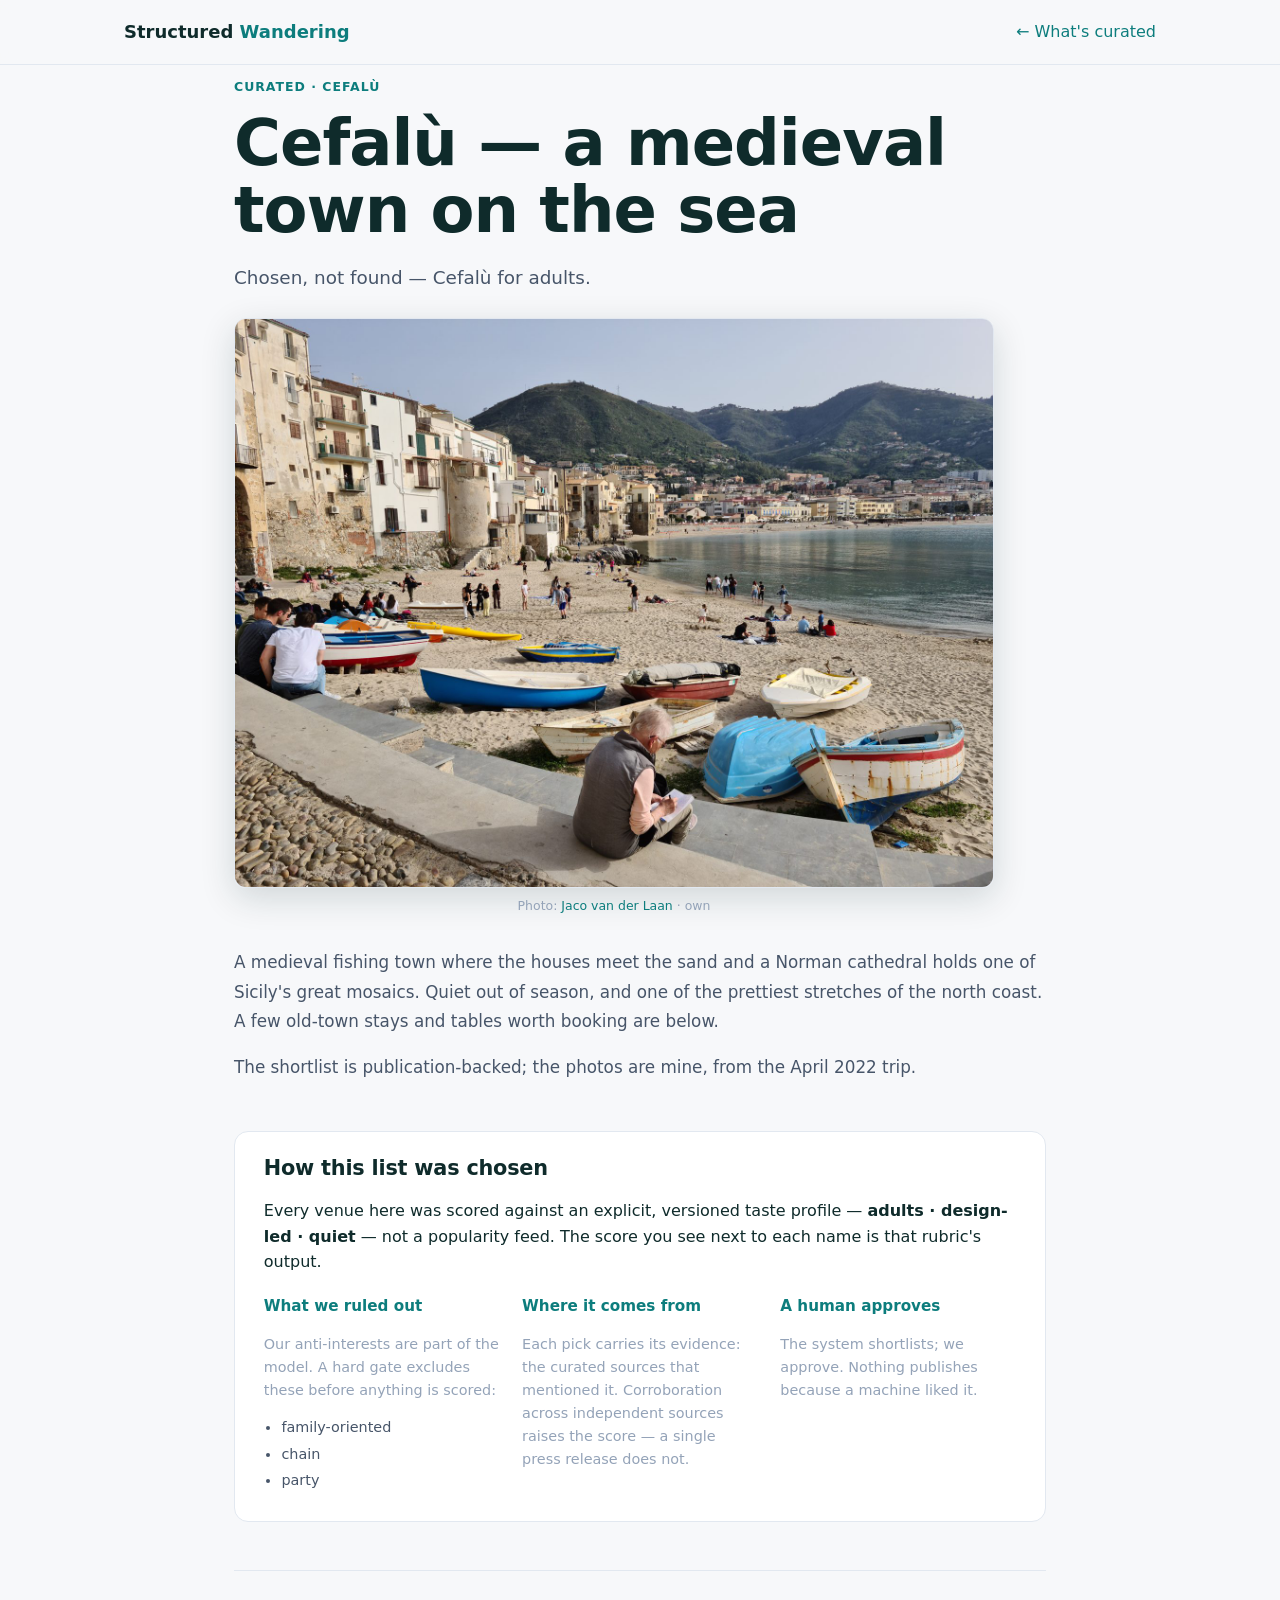
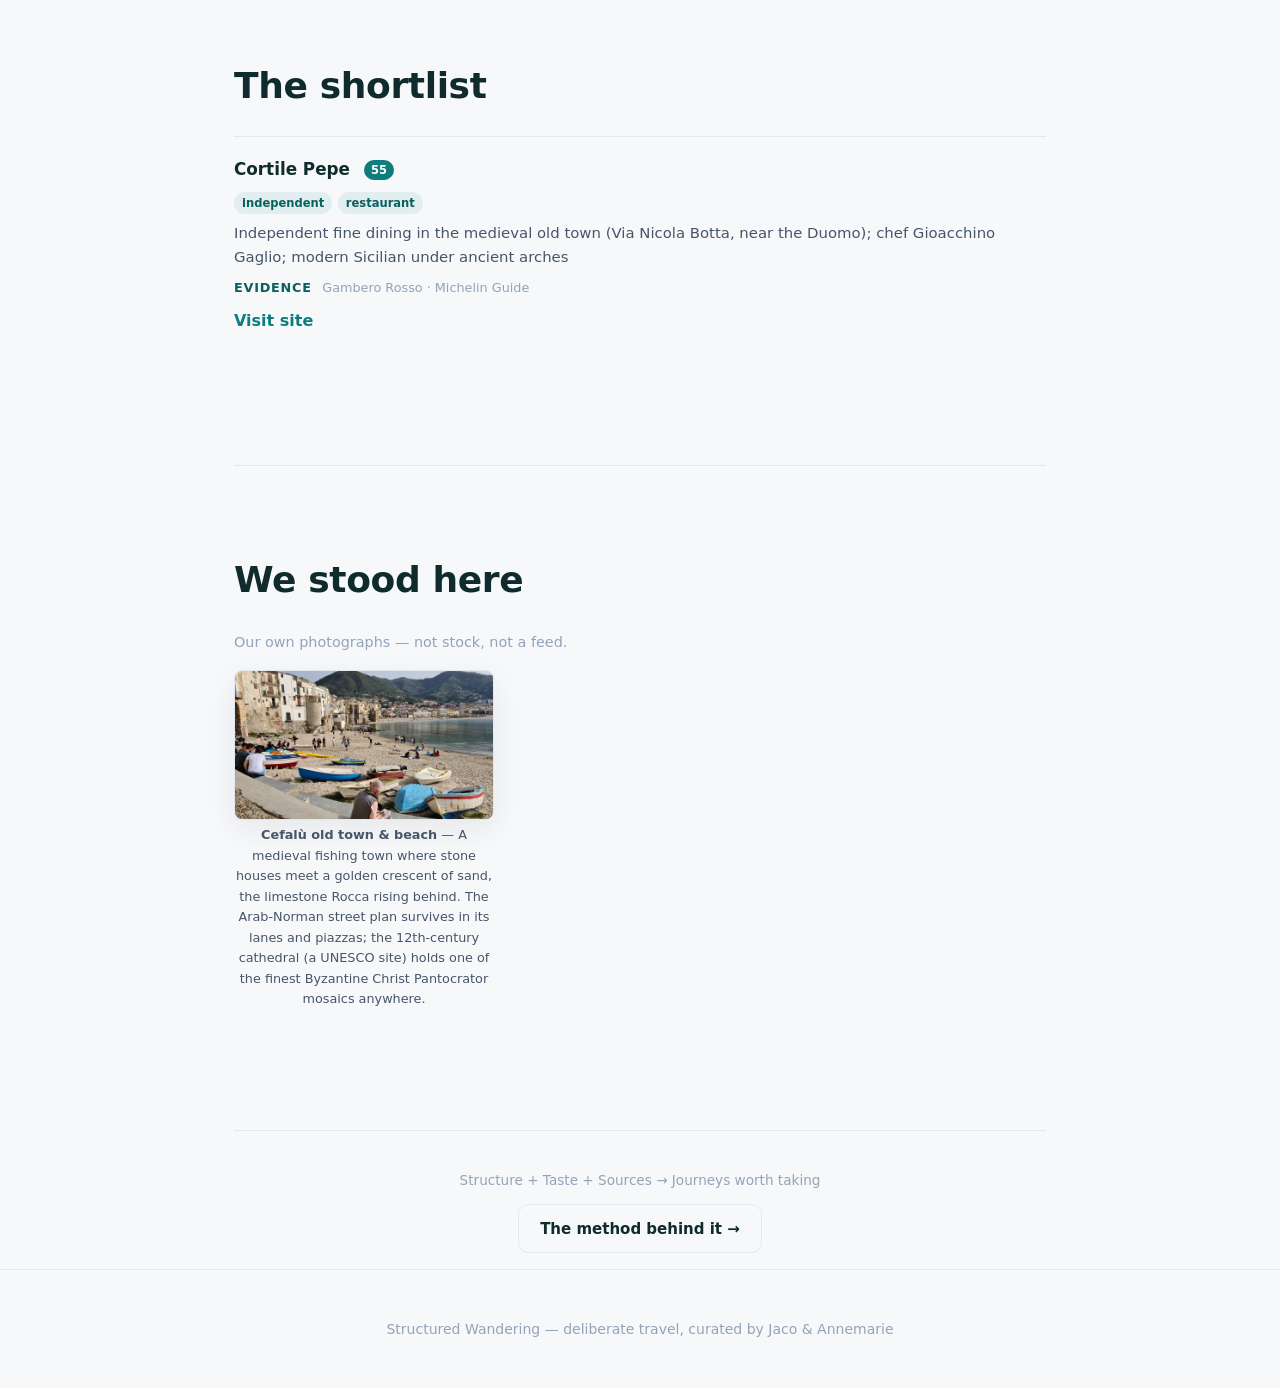
<file: cefalu/index.html>
<!doctype html>
<html lang="en">
<head>
<meta charset="utf-8"/>
<meta name="viewport" content="width=device-width, initial-scale=1"/>
<meta name="robots" content="noindex, nofollow" /><!-- TESTPHASE-NOINDEX: remove at go-live -->
<title>Cefalù — a medieval town on the sea — Structured Wandering</title>
<meta name="description" content="Chosen, not found — Cefalù for adults."/>
<meta name="author" content="Jaco van der Laan &amp; Annemarie van der Laan"/>
<link rel="canonical" href="https://structuredwandering.com/cefalu/"/>
<meta property="og:title" content="Cefalù — a medieval town on the sea"/>
<meta property="og:description" content="Chosen, not found — Cefalù for adults."/>
<meta property="og:type" content="article"/>
<meta property="og:url" content="https://structuredwandering.com/cefalu/"/>
<meta property="og:site_name" content="Structured Wandering"/>
<meta property="og:image" content="https://structuredwandering.com/photos/cefalu-sicily-2022.jpg"/>
<meta name="twitter:card" content="summary_large_image"/>
<link rel="icon" type="image/svg+xml" href="../assets/favicon.svg"/>
<link rel="stylesheet" href="../assets/site.css"/>
<link rel="stylesheet" href="../assets/curated.css"/>
<script type="application/ld+json">
{
  "@context": "https://schema.org",
  "@type": "Article",
  "headline": "Cefalù — a medieval town on the sea",
  "description": "Chosen, not found — Cefalù for adults.",
  "url": "https://structuredwandering.com/cefalu/",
  "about": {
    "@type": "Place",
    "name": "Cefalù"
  },
  "author": [
    {
      "@type": "Person",
      "name": "Jaco van der Laan"
    },
    {
      "@type": "Person",
      "name": "Annemarie van der Laan"
    }
  ],
  "publisher": {
    "@type": "Organization",
    "name": "Structured Wandering",
    "url": "https://structuredwandering.com"
  },
  "image": "https://structuredwandering.com/photos/cefalu-sicily-2022.jpg"
}
</script>
</head>
<body>
<header class="site"><div class="wrap">
  <a class="brand" href="../">Structured&nbsp;<span>Wandering</span></a>
  <a class="back" href="../#curation">← What's curated</a>
</div></header>
<main class="wrap curated">
  <p class="eyebrow">Curated · Cefalù</p>
  <h1>Cefalù — a medieval town on the sea</h1>
  <p class="subtitle">Chosen, not found — Cefalù for adults.</p>
  <figure class="hero-figure"><img src="/photos/cefalu-sicily-2022.jpg" alt="Cefalù old town and beach, fishing boats below the medieval houses — Jaco van der Laan, April 2022"><figcaption>Photo: <a href="" rel="nofollow noopener">Jaco van der Laan</a> · own</figcaption></figure>
  <div class="intro">
<p>A medieval fishing town where the houses meet the sand and a Norman cathedral holds one of Sicily's great mosaics. Quiet out of season, and one of the prettiest stretches of the north coast. A few old-town stays and tables worth booking are below.</p>
<p>The shortlist is publication-backed; the photos are mine, from the April 2022 trip.</p>
  </div>
<section class="method">
  <h2>How this list was chosen</h2>
  <p>Every venue here was scored against an explicit, versioned taste profile — <strong>adults · design-led · quiet</strong> — not a popularity feed. The score you see next to each name is that rubric's output.</p>
  <div class="method-cols">
    <div class="method-col">
      <h3>What we ruled out</h3>
      <p class="section-note">Our anti-interests are part of the model. A hard gate excludes these before anything is scored:</p>
      <ul class="excluded"><li>family-oriented</li><li>chain</li><li>party</li></ul>
    </div>
    <div class="method-col">
      <h3>Where it comes from</h3>
      <p class="section-note">Each pick carries its evidence: the curated sources that mentioned it. Corroboration across independent sources raises the score — a single press release does not.</p>
    </div>
    <div class="method-col">
      <h3>A human approves</h3>
      <p class="section-note">The system shortlists; we approve. Nothing publishes because a machine liked it.</p>
    </div>
  </div>
</section>
  <section class="venues">
    <h2>The shortlist</h2>
<article class="venue">
  
  <div class="venue-body">
    <h3>Cortile Pepe <span class="taste-score" title="taste-rubric score">55</span></h3>
    <p class="flags"><span class="flag">independent</span><span class="flag">restaurant</span></p>
    <p class="notes">Independent fine dining in the medieval old town (Via Nicola Botta, near the Duomo); chef Gioacchino Gaglio; modern Sicilian under ancient arches</p>
    <p class="evidence"><span class="evidence-label">Evidence</span> Gambero Rosso · Michelin Guide</p>
    <p class="link-row"><a class="venue-link" href="https://www.cortilepepe.it/" rel="nofollow noopener" target="_blank">Visit site</a></p>
  </div>
</article>
  </section>
<section class="pois">
  <h2>We stood here</h2>
  <p class="section-note">Our own photographs — not stock, not a feed.</p>
  <div class="poi-grid"><figure class="poi"><img loading="lazy" src="/photos/poi/cefalu-old-town-beach.jpg" alt="Cefalù old town &amp; beach"><figcaption><strong>Cefalù old town &amp; beach</strong> — A medieval fishing town where stone houses meet a golden crescent of sand, the limestone Rocca rising behind. The Arab-Norman street plan survives in its lanes and piazzas; the 12th-century cathedral (a UNESCO site) holds one of the finest Byzantine Christ Pantocrator mosaics anywhere.</figcaption></figure></div>
</section>
  <div class="curated-cta">
    <p class="formula-mini">Structure + Taste + Sources → Journeys worth taking</p>
    <a class="btn btn-ghost" href="https://structurebeatsmagic.com">The method behind it →</a>
  </div>
</main>
<footer><div class="wrap">Structured Wandering — deliberate travel, curated by
  Jaco &amp; Annemarie</div></footer>
</body></html>
</file>
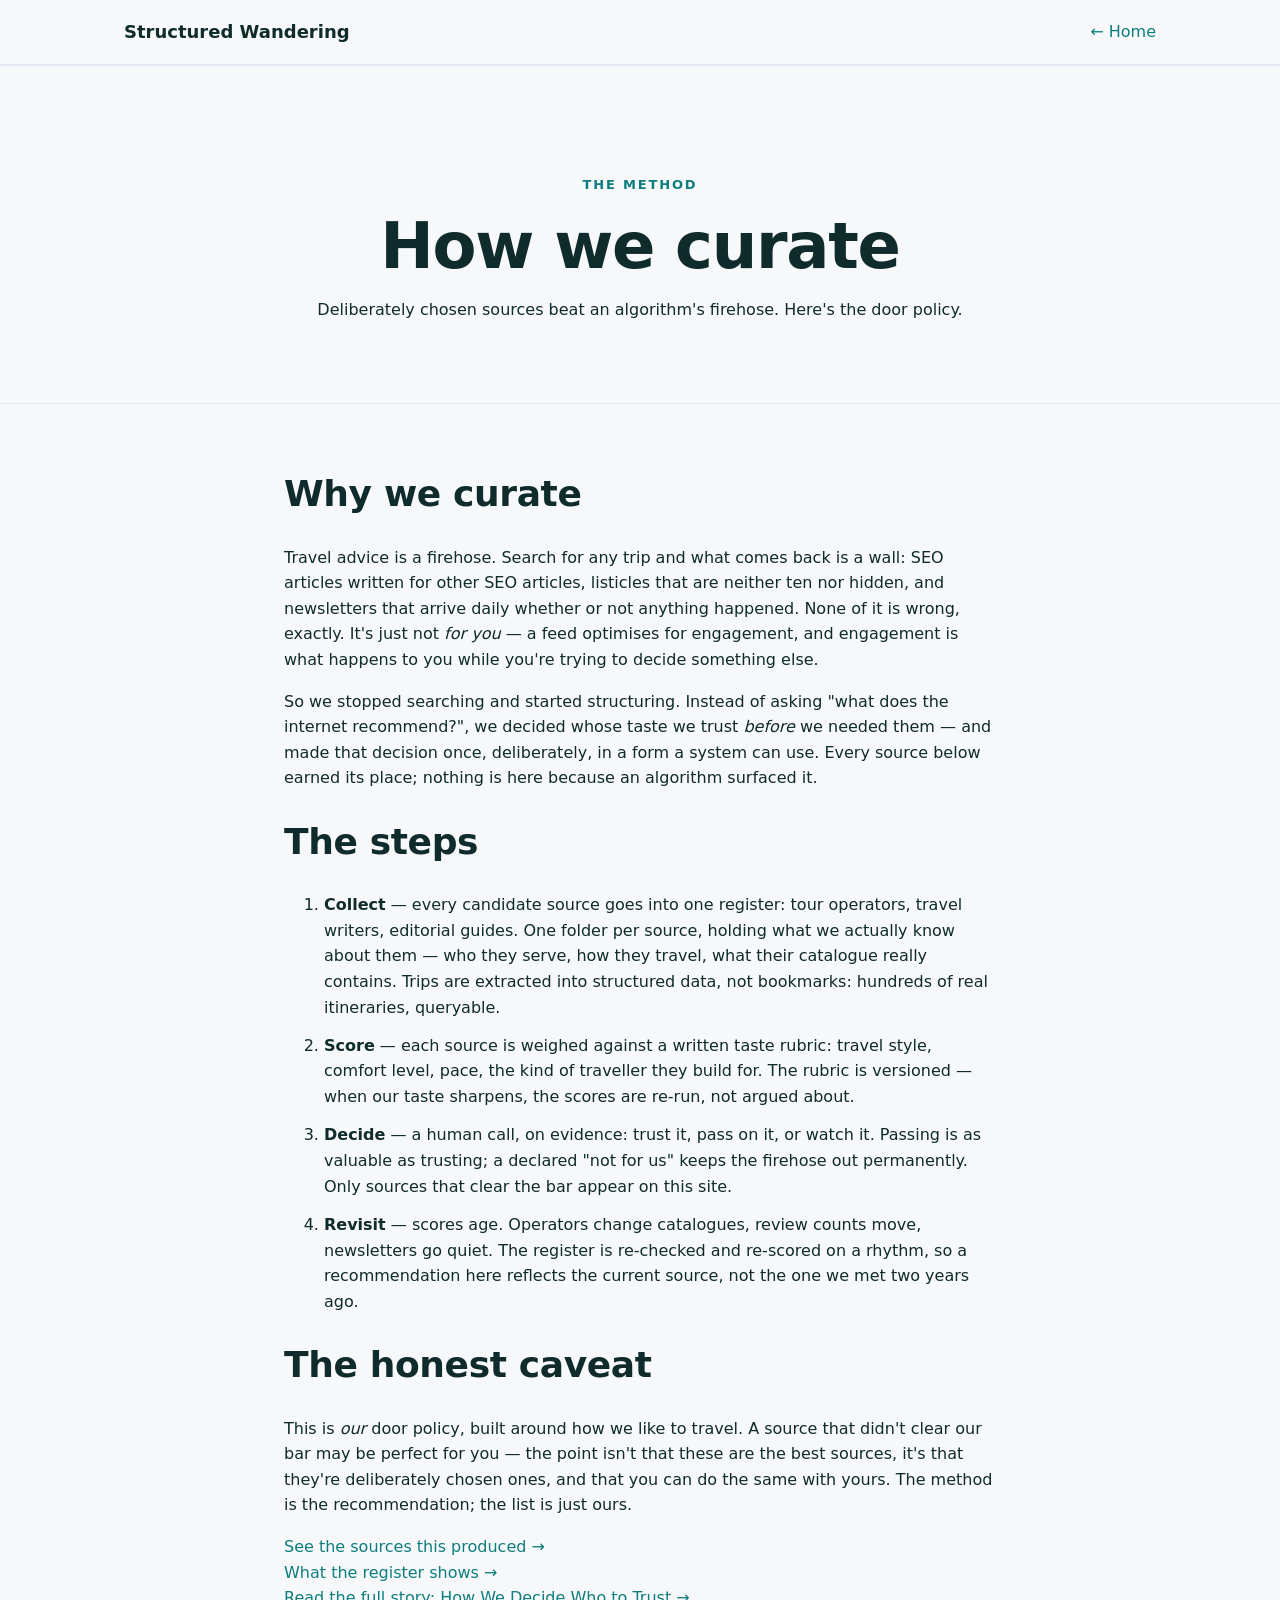
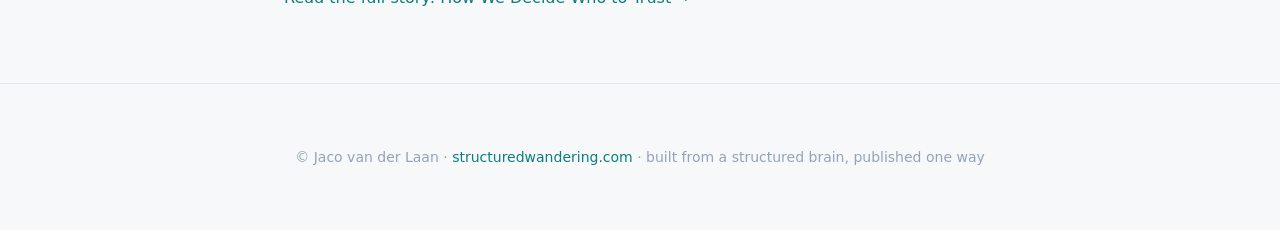
<file: method/index.html>
<!doctype html>
<html lang="en">
<head>
<meta charset="utf-8"/>
<meta name="viewport" content="width=device-width, initial-scale=1"/>
<meta name="robots" content="noindex, nofollow" /><!-- TESTPHASE-NOINDEX: remove at go-live -->
<title>How we curate — Structured Wandering</title>
<meta name="description" content="Why Structured Wandering curates its travel sources deliberately, and the four steps: collect, score, decide, revisit."/>
<meta name="author" content="Jaco van der Laan"/>
<link rel="canonical" href="https://structuredwandering.com/method/"/>
<meta property="og:title" content="How we curate"/>
<meta property="og:description" content="Why Structured Wandering curates its travel sources deliberately, and the four steps: collect, score, decide, revisit."/>
<meta property="og:type" content="website"/>
<meta property="og:url" content="https://structuredwandering.com/method/"/>
<meta property="og:site_name" content="Structured Wandering"/>
<meta name="twitter:card" content="summary"/>
<meta name="twitter:title" content="How we curate"/>
<meta name="twitter:description" content="Why Structured Wandering curates its travel sources deliberately, and the four steps: collect, score, decide, revisit."/>
<link rel="icon" type="image/svg+xml" href="../assets/favicon.svg"/>
<link rel="stylesheet" href="../assets/site.css"/>
<style>
  .tight { padding: 2.5rem 0 3.5rem; }
  .source-card { border:1px solid var(--line,#e2e8f0); border-radius:12px;
    padding:1.1rem 1.3rem; margin:0 0 1rem; background:#fff; }
  .source-card h3 { margin:0 0 .35rem; font-size:1.15rem; }
  .source-card h3 a { text-decoration:none; }
  .source-card h3 a:hover { text-decoration:underline; }
  .source-best { margin:.15rem 0; color:var(--ink-soft,#475569); font-size:.95rem; }
  .source-why { margin:.35rem 0; }
  .source-meta { margin:.25rem 0 0; font-size:.85rem; color:var(--ink-faint,#64748b); }
  .source-label { display:inline-block; min-width:4.2rem; font-weight:600;
    color:var(--ink,#0f172a); text-transform:uppercase; letter-spacing:.03em;
    font-size:.72rem; }
  .method-steps li { margin:0 0 .8rem; line-height:1.6; }
</style>
</head>
<body>
<header class="site"><div class="wrap">
  <a class="brand" href="../">Structured&nbsp;Wandering</a>
  <a class="back" href="../">← Home</a>
</div></header>

<section class="hero"><div class="wrap" style="max-width:760px">
  <p class="eyebrow">The method</p>
  <h1>How we curate</h1>
  <p class="lead">Deliberately chosen sources beat an algorithm's firehose. Here's the door policy.</p>
</div></section>

<section class="tight"><div class="wrap" style="max-width:760px">
<h2>Why we curate</h2>
<p>Travel advice is a firehose. Search for any trip and what comes back is a wall: SEO articles written for other SEO articles, listicles that are neither ten nor hidden, and newsletters that arrive daily whether or not anything happened. None of it is wrong, exactly. It's just not <em>for you</em> — a feed optimises for engagement, and engagement is what happens to you while you're trying to decide something else.</p>
<p>So we stopped searching and started structuring. Instead of asking "what does the internet recommend?", we decided whose taste we trust <em>before</em> we needed them — and made that decision once, deliberately, in a form a system can use. Every source below earned its place; nothing is here because an algorithm surfaced it.</p>
<h2>The steps</h2>
<ol class="method-steps">
<li><strong>Collect</strong> — every candidate source goes into one register: tour operators, travel writers, editorial guides. One folder per source, holding what we actually know about them — who they serve, how they travel, what their catalogue really contains. Trips are extracted into structured data, not bookmarks: hundreds of real itineraries, queryable.</li>
<li><strong>Score</strong> — each source is weighed against a written taste rubric: travel style, comfort level, pace, the kind of traveller they build for. The rubric is versioned — when our taste sharpens, the scores are re-run, not argued about.</li>
<li><strong>Decide</strong> — a human call, on evidence: trust it, pass on it, or watch it. Passing is as valuable as trusting; a declared "not for us" keeps the firehose out permanently. Only sources that clear the bar appear on this site.</li>
<li><strong>Revisit</strong> — scores age. Operators change catalogues, review counts move, newsletters go quiet. The register is re-checked and re-scored on a rhythm, so a recommendation here reflects the current source, not the one we met two years ago.</li>
</ol>
<h2>The honest caveat</h2>
<p>This is <em>our</em> door policy, built around how we like to travel. A source that didn't clear our bar may be perfect for you — the point isn't that these are the best sources, it's that they're deliberately chosen ones, and that you can do the same with yours. The method is the recommendation; the list is just ours.</p>
<p class="method-links"><a href="../sources/">See the sources this produced →</a><br/><a href="../analysis/">What the register shows →</a><br/><a href="../articles/how-we-decide-who-to-trust.html">Read the full story: How We Decide Who to Trust →</a></p>
</div></section>

<footer class="site"><div class="wrap">
  <p>© Jaco van der Laan · <a href="../">structuredwandering.com</a> ·
     built from a structured brain, published one way</p>
</div></footer>
</body>
</html>
</file>
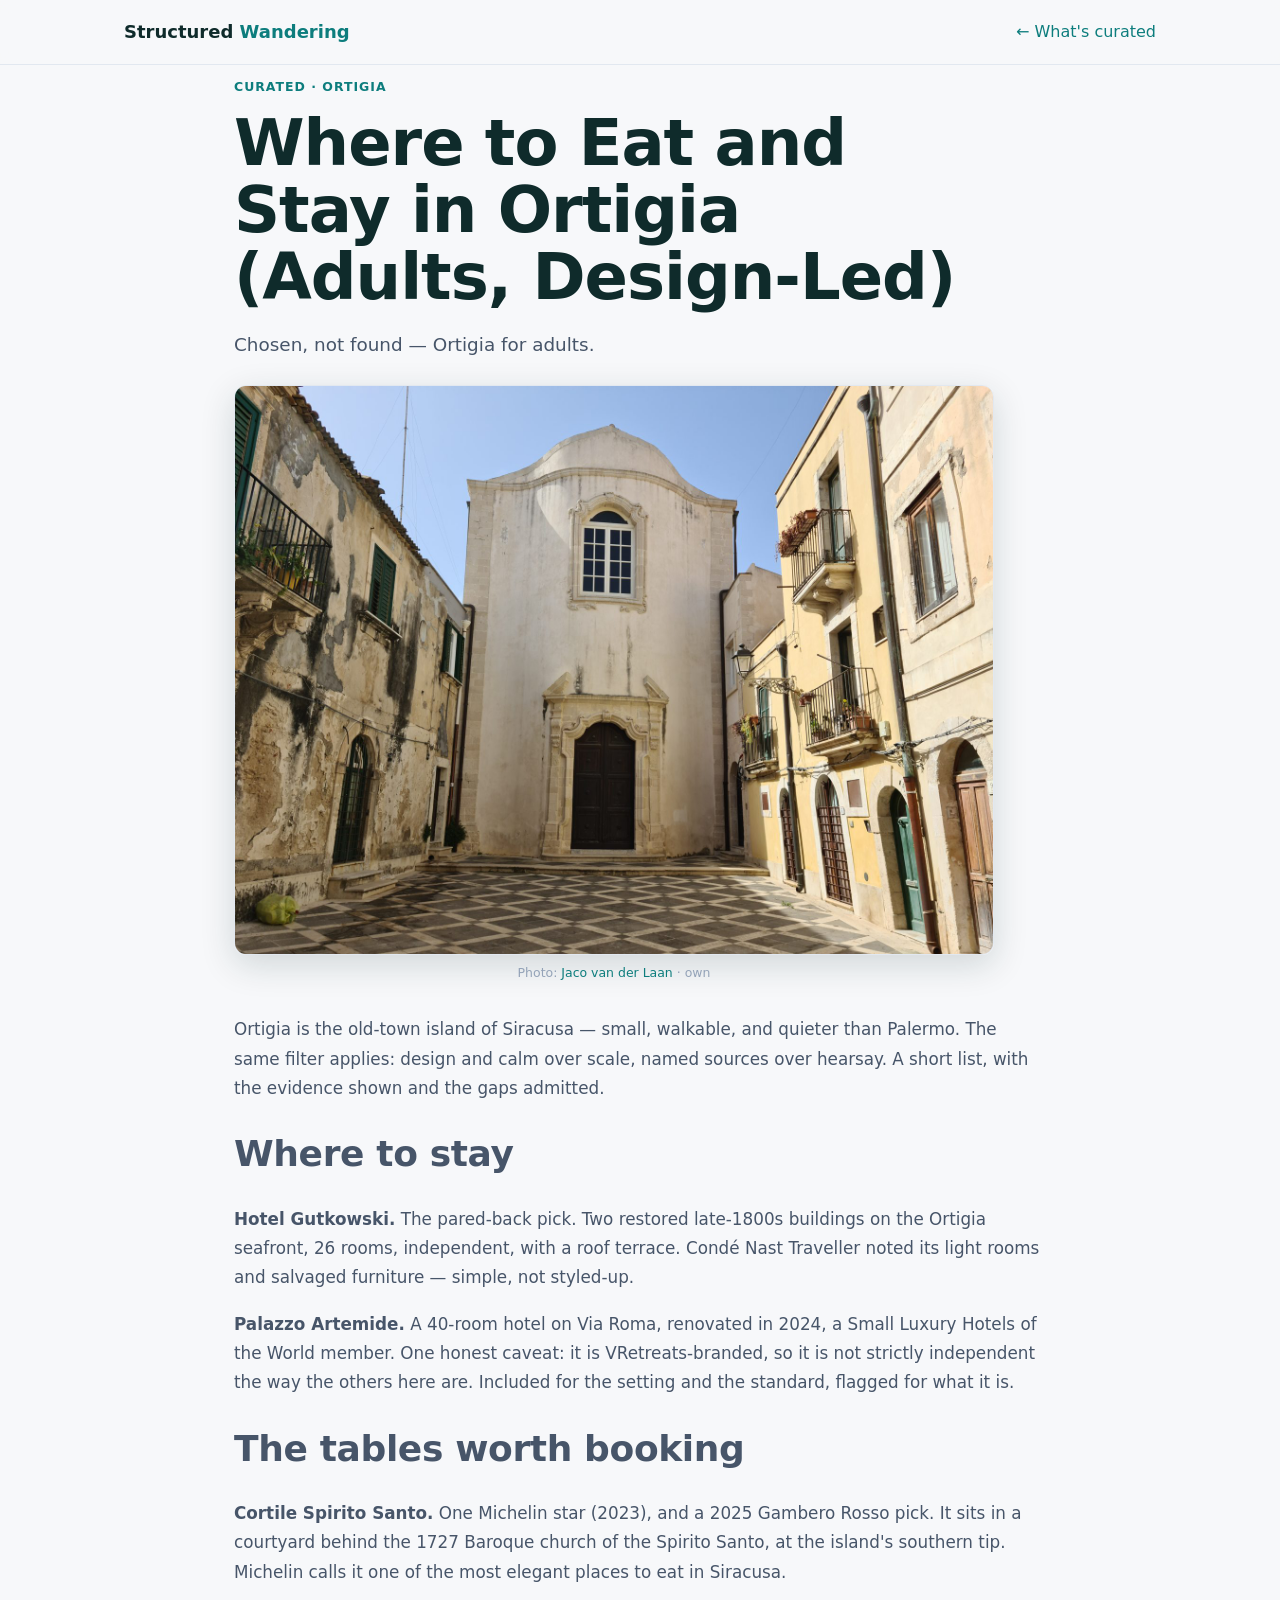
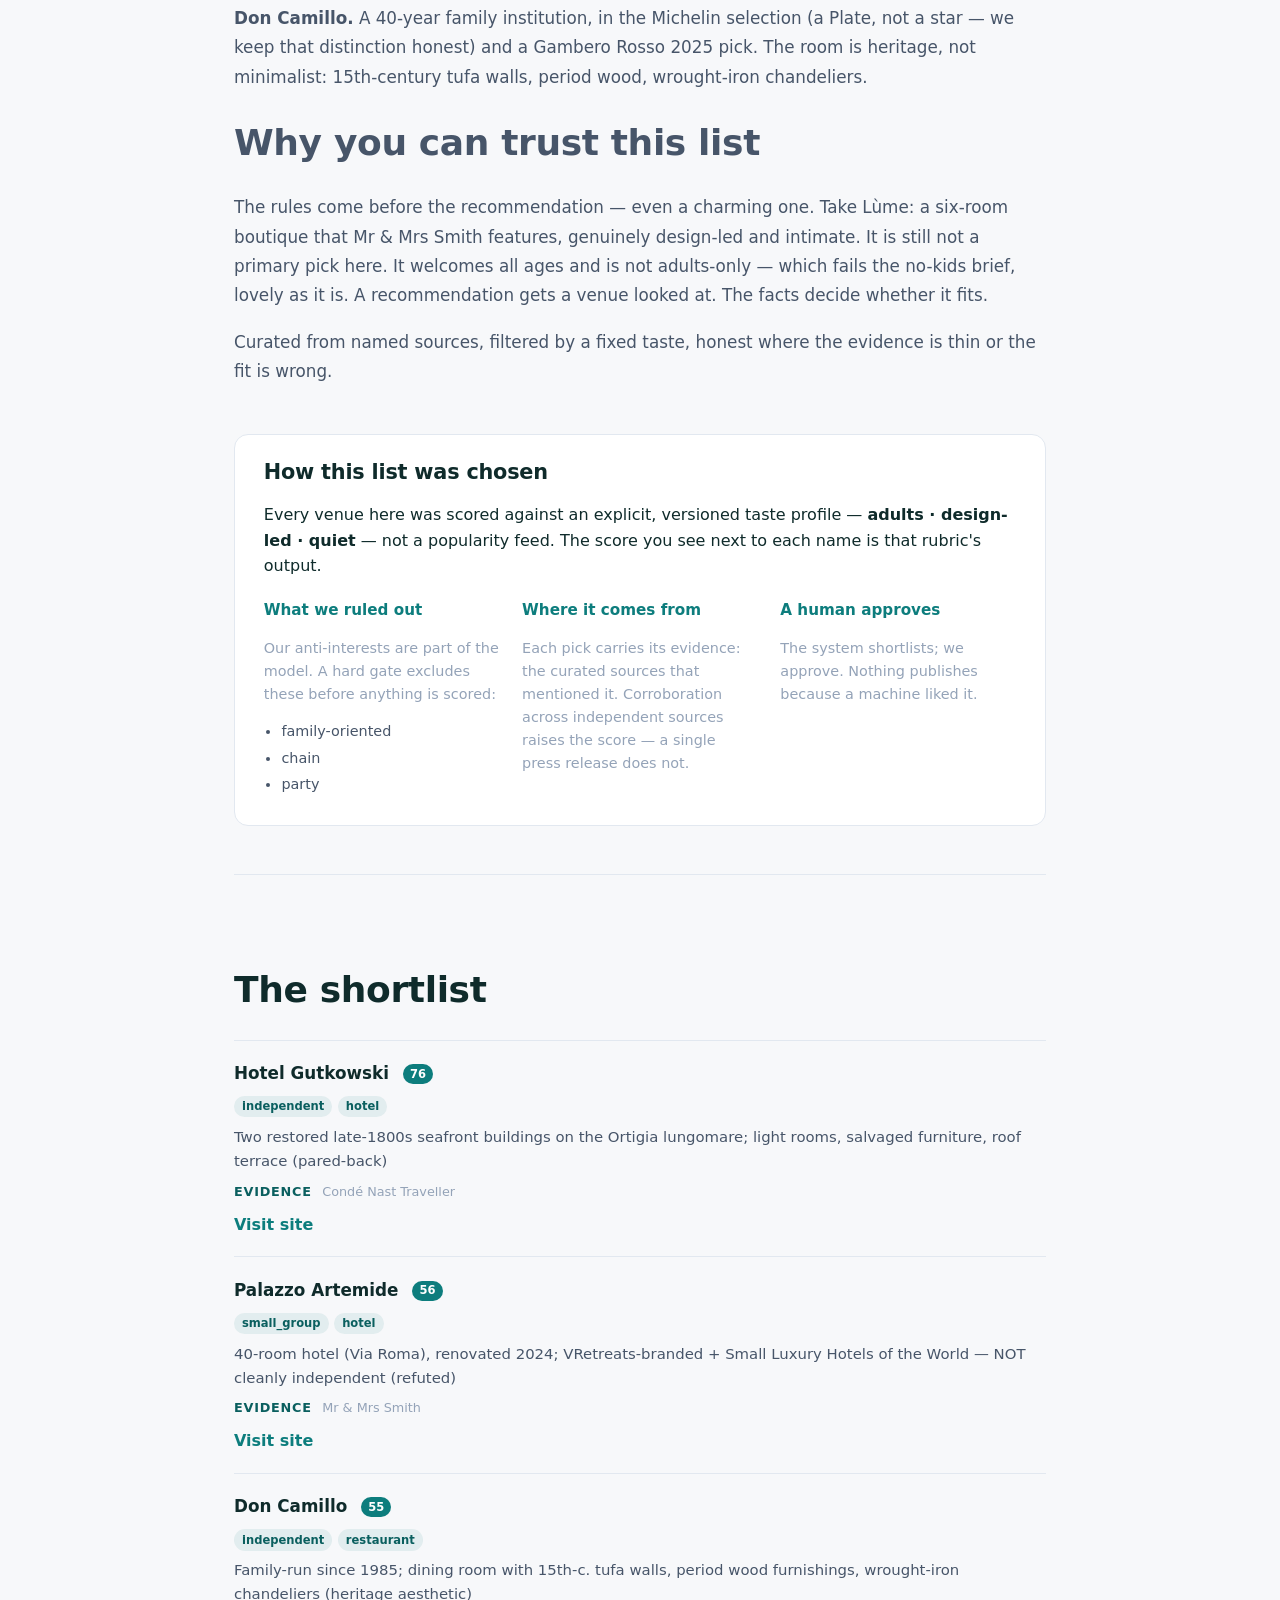
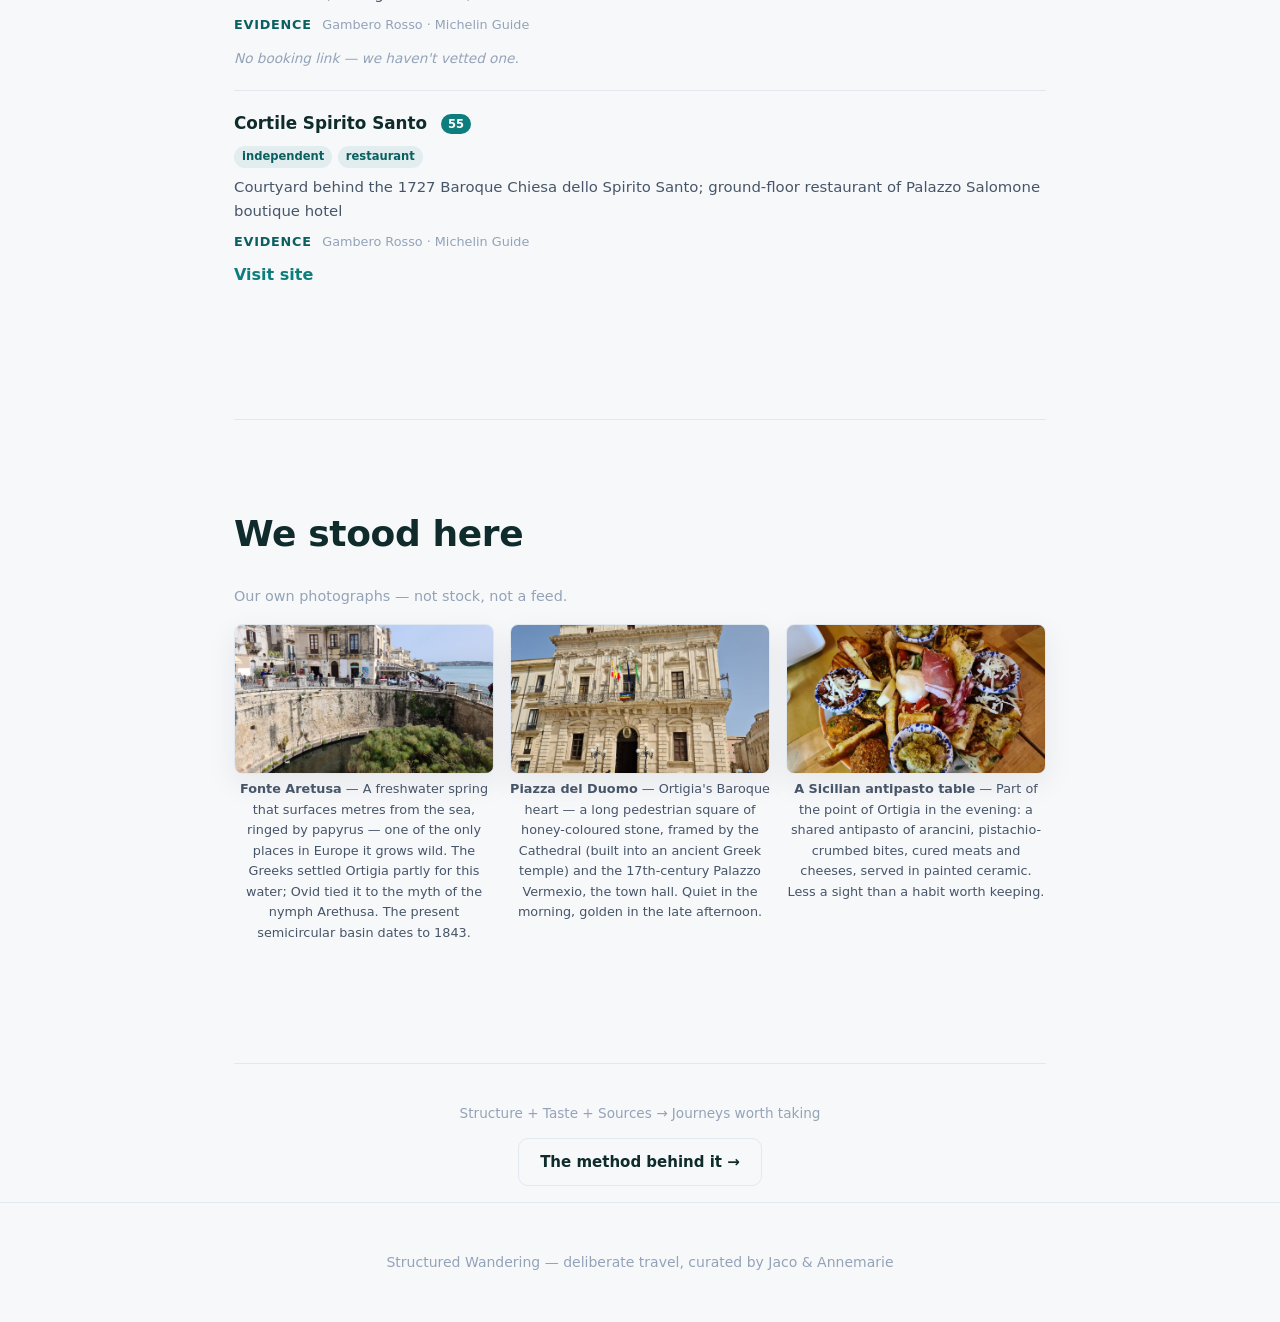
<file: ortigia/index.html>
<!doctype html>
<html lang="en">
<head>
<meta charset="utf-8"/>
<meta name="viewport" content="width=device-width, initial-scale=1"/>
<meta name="robots" content="noindex, nofollow" /><!-- TESTPHASE-NOINDEX: remove at go-live -->
<title>Where to Eat and Stay in Ortigia (Adults, Design-Led) — Structured Wandering</title>
<meta name="description" content="Chosen, not found — Ortigia for adults."/>
<meta name="author" content="Jaco van der Laan &amp; Annemarie van der Laan"/>
<link rel="canonical" href="https://structuredwandering.com/ortigia/"/>
<meta property="og:title" content="Where to Eat and Stay in Ortigia (Adults, Design-Led)"/>
<meta property="og:description" content="Chosen, not found — Ortigia for adults."/>
<meta property="og:type" content="article"/>
<meta property="og:url" content="https://structuredwandering.com/ortigia/"/>
<meta property="og:site_name" content="Structured Wandering"/>
<meta property="og:image" content="https://structuredwandering.com/photos/ortigia-sicily-2022.jpg"/>
<meta name="twitter:card" content="summary_large_image"/>
<link rel="icon" type="image/svg+xml" href="../assets/favicon.svg"/>
<link rel="stylesheet" href="../assets/site.css"/>
<link rel="stylesheet" href="../assets/curated.css"/>
<script type="application/ld+json">
{
  "@context": "https://schema.org",
  "@type": "Article",
  "headline": "Where to Eat and Stay in Ortigia (Adults, Design-Led)",
  "description": "Chosen, not found — Ortigia for adults.",
  "url": "https://structuredwandering.com/ortigia/",
  "about": {
    "@type": "Place",
    "name": "Ortigia"
  },
  "author": [
    {
      "@type": "Person",
      "name": "Jaco van der Laan"
    },
    {
      "@type": "Person",
      "name": "Annemarie van der Laan"
    }
  ],
  "publisher": {
    "@type": "Organization",
    "name": "Structured Wandering",
    "url": "https://structuredwandering.com"
  },
  "image": "https://structuredwandering.com/photos/ortigia-sicily-2022.jpg"
}
</script>
</head>
<body>
<header class="site"><div class="wrap">
  <a class="brand" href="../">Structured&nbsp;<span>Wandering</span></a>
  <a class="back" href="../#curation">← What's curated</a>
</div></header>
<main class="wrap curated">
  <p class="eyebrow">Curated · Ortigia</p>
  <h1>Where to Eat and Stay in Ortigia (Adults, Design-Led)</h1>
  <p class="subtitle">Chosen, not found — Ortigia for adults.</p>
  <figure class="hero-figure"><img src="/photos/ortigia-sicily-2022.jpg" alt="A quiet Baroque piazza in Ortigia, Siracusa — Jaco van der Laan, April 2022"><figcaption>Photo: <a href="" rel="nofollow noopener">Jaco van der Laan</a> · own</figcaption></figure>
  <div class="intro">
<p>Ortigia is the old-town island of Siracusa — small, walkable, and quieter than Palermo. The same filter applies: design and calm over scale, named sources over hearsay. A short list, with the evidence shown and the gaps admitted.</p>
<h2>Where to stay</h2>
<p><strong>Hotel Gutkowski.</strong> The pared-back pick. Two restored late-1800s buildings on the Ortigia seafront, 26 rooms, independent, with a roof terrace. Condé Nast Traveller noted its light rooms and salvaged furniture — simple, not styled-up.</p>
<p><strong>Palazzo Artemide.</strong> A 40-room hotel on Via Roma, renovated in 2024, a Small Luxury Hotels of the World member. One honest caveat: it is VRetreats-branded, so it is not strictly independent the way the others here are. Included for the setting and the standard, flagged for what it is.</p>
<h2>The tables worth booking</h2>
<p><strong>Cortile Spirito Santo.</strong> One Michelin star (2023), and a 2025 Gambero Rosso pick. It sits in a courtyard behind the 1727 Baroque church of the Spirito Santo, at the island's southern tip. Michelin calls it one of the most elegant places to eat in Siracusa.</p>
<p><strong>Don Camillo.</strong> A 40-year family institution, in the Michelin selection (a Plate, not a star — we keep that distinction honest) and a Gambero Rosso 2025 pick. The room is heritage, not minimalist: 15th-century tufa walls, period wood, wrought-iron chandeliers.</p>
<h2>Why you can trust this list</h2>
<p>The rules come before the recommendation — even a charming one. Take Lùme: a six-room boutique that Mr &amp; Mrs Smith features, genuinely design-led and intimate. It is still not a primary pick here. It welcomes all ages and is not adults-only — which fails the no-kids brief, lovely as it is. A recommendation gets a venue looked at. The facts decide whether it fits.</p>
<p>Curated from named sources, filtered by a fixed taste, honest where the evidence is thin or the fit is wrong.</p>
  </div>
<section class="method">
  <h2>How this list was chosen</h2>
  <p>Every venue here was scored against an explicit, versioned taste profile — <strong>adults · design-led · quiet</strong> — not a popularity feed. The score you see next to each name is that rubric's output.</p>
  <div class="method-cols">
    <div class="method-col">
      <h3>What we ruled out</h3>
      <p class="section-note">Our anti-interests are part of the model. A hard gate excludes these before anything is scored:</p>
      <ul class="excluded"><li>family-oriented</li><li>chain</li><li>party</li></ul>
    </div>
    <div class="method-col">
      <h3>Where it comes from</h3>
      <p class="section-note">Each pick carries its evidence: the curated sources that mentioned it. Corroboration across independent sources raises the score — a single press release does not.</p>
    </div>
    <div class="method-col">
      <h3>A human approves</h3>
      <p class="section-note">The system shortlists; we approve. Nothing publishes because a machine liked it.</p>
    </div>
  </div>
</section>
  <section class="venues">
    <h2>The shortlist</h2>
<article class="venue">
  
  <div class="venue-body">
    <h3>Hotel Gutkowski <span class="taste-score" title="taste-rubric score">76</span></h3>
    <p class="flags"><span class="flag">independent</span><span class="flag">hotel</span></p>
    <p class="notes">Two restored late-1800s seafront buildings on the Ortigia lungomare; light rooms, salvaged furniture, roof terrace (pared-back)</p>
    <p class="evidence"><span class="evidence-label">Evidence</span> Condé Nast Traveller</p>
    <p class="link-row"><a class="venue-link" href="https://guthotel.it/en/the-hotel/" rel="nofollow noopener" target="_blank">Visit site</a></p>
  </div>
</article>
<article class="venue">
  
  <div class="venue-body">
    <h3>Palazzo Artemide <span class="taste-score" title="taste-rubric score">56</span></h3>
    <p class="flags"><span class="flag">small_group</span><span class="flag">hotel</span></p>
    <p class="notes">40-room hotel (Via Roma), renovated 2024; VRetreats-branded + Small Luxury Hotels of the World — NOT cleanly independent (refuted)</p>
    <p class="evidence"><span class="evidence-label">Evidence</span> Mr &amp; Mrs Smith</p>
    <p class="link-row"><a class="venue-link" href="https://slh.com/hotels/palazzo-artemide" rel="nofollow noopener" target="_blank">Visit site</a></p>
  </div>
</article>
<article class="venue">
  
  <div class="venue-body">
    <h3>Don Camillo <span class="taste-score" title="taste-rubric score">55</span></h3>
    <p class="flags"><span class="flag">independent</span><span class="flag">restaurant</span></p>
    <p class="notes">Family-run since 1985; dining room with 15th-c. tufa walls, period wood furnishings, wrought-iron chandeliers (heritage aesthetic)</p>
    <p class="evidence"><span class="evidence-label">Evidence</span> Gambero Rosso · Michelin Guide</p>
    <p class="link-row"><span class="no-link">No booking link — we haven't vetted one.</span></p>
  </div>
</article>
<article class="venue">
  
  <div class="venue-body">
    <h3>Cortile Spirito Santo <span class="taste-score" title="taste-rubric score">55</span></h3>
    <p class="flags"><span class="flag">independent</span><span class="flag">restaurant</span></p>
    <p class="notes">Courtyard behind the 1727 Baroque Chiesa dello Spirito Santo; ground-floor restaurant of Palazzo Salomone boutique hotel</p>
    <p class="evidence"><span class="evidence-label">Evidence</span> Gambero Rosso · Michelin Guide</p>
    <p class="link-row"><a class="venue-link" href="https://cortilespiritosanto.com" rel="nofollow noopener" target="_blank">Visit site</a></p>
  </div>
</article>
  </section>
<section class="pois">
  <h2>We stood here</h2>
  <p class="section-note">Our own photographs — not stock, not a feed.</p>
  <div class="poi-grid"><figure class="poi"><img loading="lazy" src="/photos/poi/fonte-aretusa.jpg" alt="Fonte Aretusa"><figcaption><strong>Fonte Aretusa</strong> — A freshwater spring that surfaces metres from the sea, ringed by papyrus — one of the only places in Europe it grows wild. The Greeks settled Ortigia partly for this water; Ovid tied it to the myth of the nymph Arethusa. The present semicircular basin dates to 1843.</figcaption></figure><figure class="poi"><img loading="lazy" src="/photos/poi/piazza-duomo-ortigia.jpg" alt="Piazza del Duomo"><figcaption><strong>Piazza del Duomo</strong> — Ortigia&#x27;s Baroque heart — a long pedestrian square of honey-coloured stone, framed by the Cathedral (built into an ancient Greek temple) and the 17th-century Palazzo Vermexio, the town hall. Quiet in the morning, golden in the late afternoon.</figcaption></figure><figure class="poi"><img loading="lazy" src="/photos/poi/ortigia-antipasto.jpg" alt="A Sicilian antipasto table"><figcaption><strong>A Sicilian antipasto table</strong> — Part of the point of Ortigia in the evening: a shared antipasto of arancini, pistachio-crumbed bites, cured meats and cheeses, served in painted ceramic. Less a sight than a habit worth keeping.</figcaption></figure></div>
</section>
  <div class="curated-cta">
    <p class="formula-mini">Structure + Taste + Sources → Journeys worth taking</p>
    <a class="btn btn-ghost" href="https://structurebeatsmagic.com">The method behind it →</a>
  </div>
</main>
<footer><div class="wrap">Structured Wandering — deliberate travel, curated by
  Jaco &amp; Annemarie</div></footer>
</body></html>
</file>
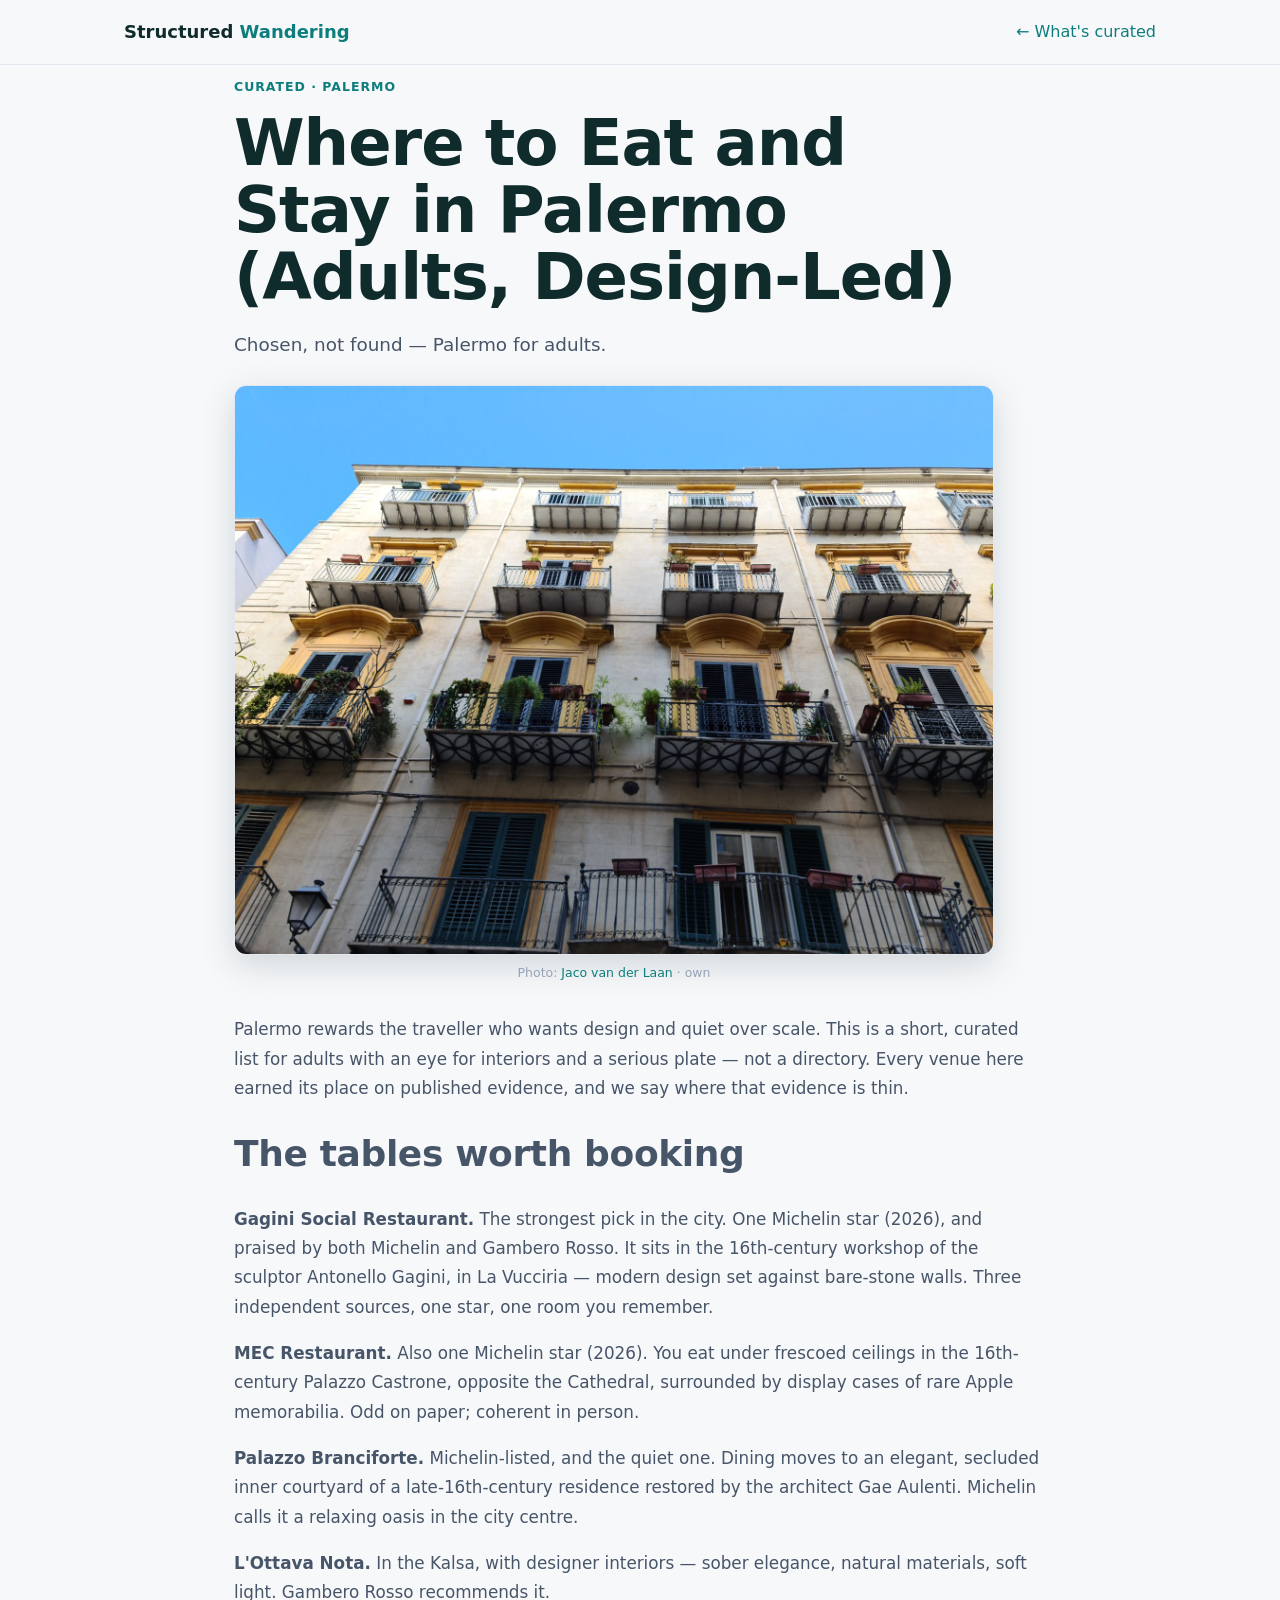
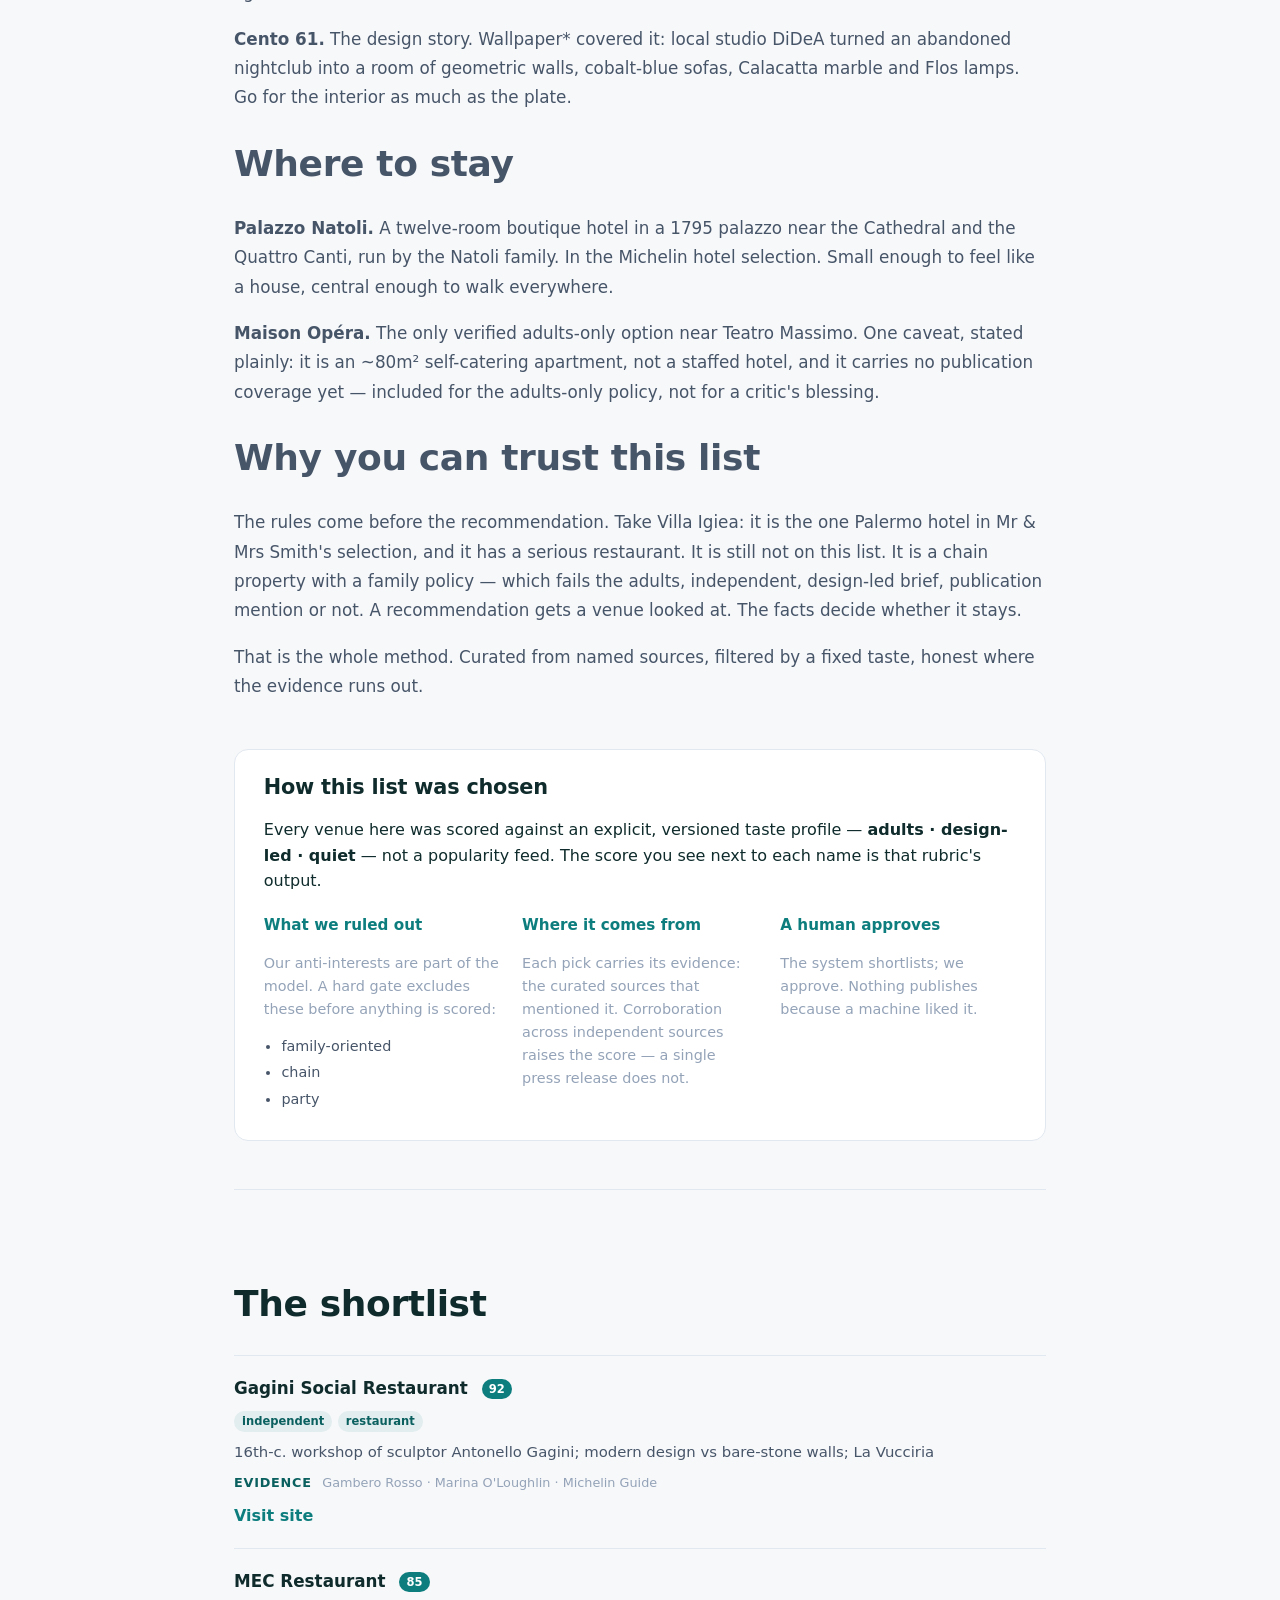
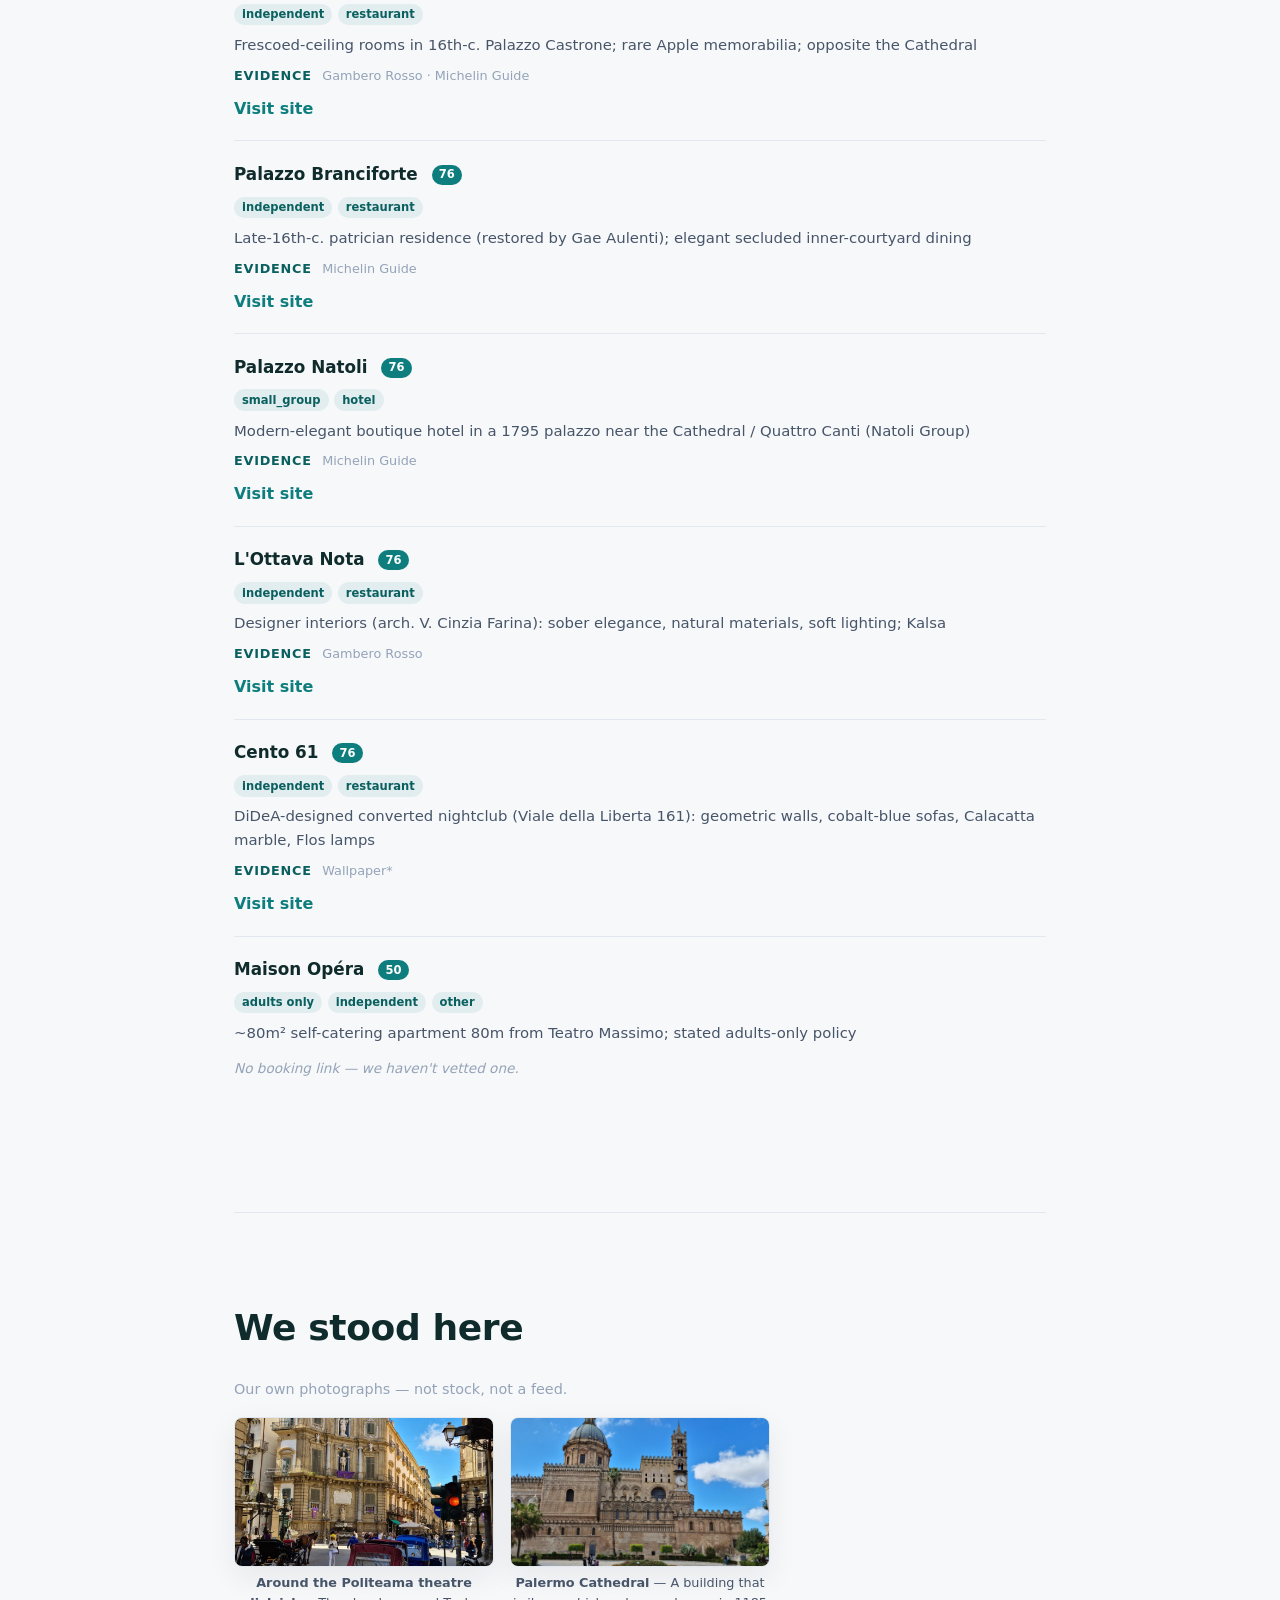
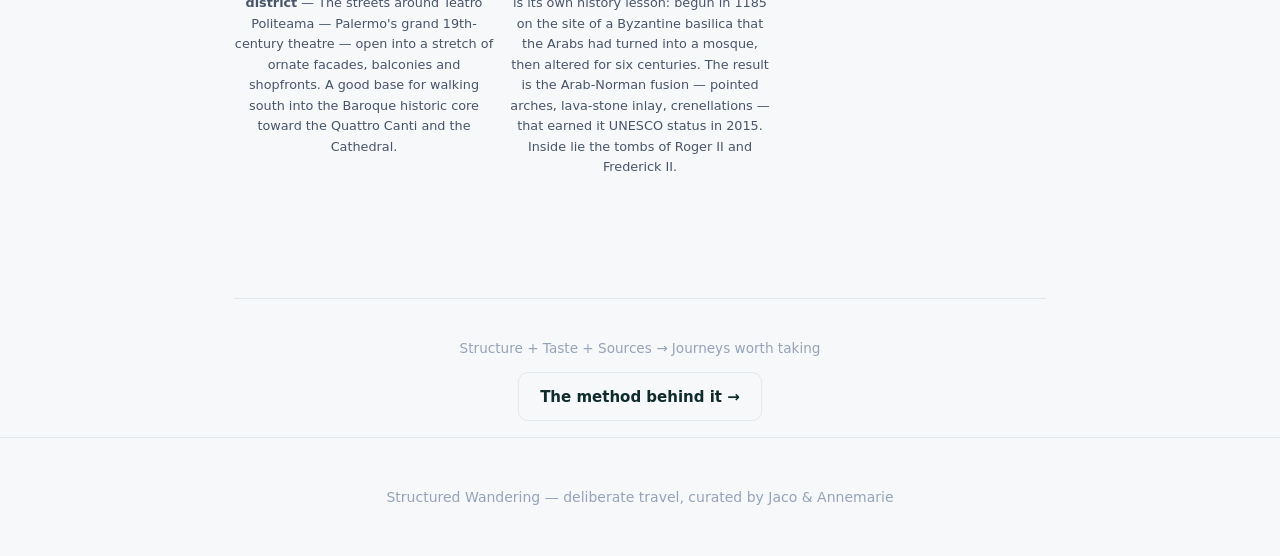
<file: palermo/index.html>
<!doctype html>
<html lang="en">
<head>
<meta charset="utf-8"/>
<meta name="viewport" content="width=device-width, initial-scale=1"/>
<meta name="robots" content="noindex, nofollow" /><!-- TESTPHASE-NOINDEX: remove at go-live -->
<title>Where to Eat and Stay in Palermo (Adults, Design-Led) — Structured Wandering</title>
<meta name="description" content="Chosen, not found — Palermo for adults."/>
<meta name="author" content="Jaco van der Laan &amp; Annemarie van der Laan"/>
<link rel="canonical" href="https://structuredwandering.com/palermo/"/>
<meta property="og:title" content="Where to Eat and Stay in Palermo (Adults, Design-Led)"/>
<meta property="og:description" content="Chosen, not found — Palermo for adults."/>
<meta property="og:type" content="article"/>
<meta property="og:url" content="https://structuredwandering.com/palermo/"/>
<meta property="og:site_name" content="Structured Wandering"/>
<meta property="og:image" content="https://structuredwandering.com/photos/palermo-sicily-2022.jpg"/>
<meta name="twitter:card" content="summary_large_image"/>
<link rel="icon" type="image/svg+xml" href="../assets/favicon.svg"/>
<link rel="stylesheet" href="../assets/site.css"/>
<link rel="stylesheet" href="../assets/curated.css"/>
<script type="application/ld+json">
{
  "@context": "https://schema.org",
  "@type": "Article",
  "headline": "Where to Eat and Stay in Palermo (Adults, Design-Led)",
  "description": "Chosen, not found — Palermo for adults.",
  "url": "https://structuredwandering.com/palermo/",
  "about": {
    "@type": "Place",
    "name": "Palermo"
  },
  "author": [
    {
      "@type": "Person",
      "name": "Jaco van der Laan"
    },
    {
      "@type": "Person",
      "name": "Annemarie van der Laan"
    }
  ],
  "publisher": {
    "@type": "Organization",
    "name": "Structured Wandering",
    "url": "https://structuredwandering.com"
  },
  "image": "https://structuredwandering.com/photos/palermo-sicily-2022.jpg"
}
</script>
</head>
<body>
<header class="site"><div class="wrap">
  <a class="brand" href="../">Structured&nbsp;<span>Wandering</span></a>
  <a class="back" href="../#curation">← What's curated</a>
</div></header>
<main class="wrap curated">
  <p class="eyebrow">Curated · Palermo</p>
  <h1>Where to Eat and Stay in Palermo (Adults, Design-Led)</h1>
  <p class="subtitle">Chosen, not found — Palermo for adults.</p>
  <figure class="hero-figure"><img src="/photos/palermo-sicily-2022.jpg" alt="A Palermo palazzo facade — wrought-iron balconies and shutters — Jaco van der Laan, April 2022"><figcaption>Photo: <a href="" rel="nofollow noopener">Jaco van der Laan</a> · own</figcaption></figure>
  <div class="intro">
<p>Palermo rewards the traveller who wants design and quiet over scale. This is a short, curated list for adults with an eye for interiors and a serious plate — not a directory. Every venue here earned its place on published evidence, and we say where that evidence is thin.</p>
<h2>The tables worth booking</h2>
<p><strong>Gagini Social Restaurant.</strong> The strongest pick in the city. One Michelin star (2026), and praised by both Michelin and Gambero Rosso. It sits in the 16th-century workshop of the sculptor Antonello Gagini, in La Vucciria — modern design set against bare-stone walls. Three independent sources, one star, one room you remember.</p>
<p><strong>MEC Restaurant.</strong> Also one Michelin star (2026). You eat under frescoed ceilings in the 16th-century Palazzo Castrone, opposite the Cathedral, surrounded by display cases of rare Apple memorabilia. Odd on paper; coherent in person.</p>
<p><strong>Palazzo Branciforte.</strong> Michelin-listed, and the quiet one. Dining moves to an elegant, secluded inner courtyard of a late-16th-century residence restored by the architect Gae Aulenti. Michelin calls it a relaxing oasis in the city centre.</p>
<p><strong>L'Ottava Nota.</strong> In the Kalsa, with designer interiors — sober elegance, natural materials, soft light. Gambero Rosso recommends it.</p>
<p><strong>Cento 61.</strong> The design story. Wallpaper* covered it: local studio DiDeA turned an abandoned nightclub into a room of geometric walls, cobalt-blue sofas, Calacatta marble and Flos lamps. Go for the interior as much as the plate.</p>
<h2>Where to stay</h2>
<p><strong>Palazzo Natoli.</strong> A twelve-room boutique hotel in a 1795 palazzo near the Cathedral and the Quattro Canti, run by the Natoli family. In the Michelin hotel selection. Small enough to feel like a house, central enough to walk everywhere.</p>
<p><strong>Maison Opéra.</strong> The only verified adults-only option near Teatro Massimo. One caveat, stated plainly: it is an ~80m² self-catering apartment, not a staffed hotel, and it carries no publication coverage yet — included for the adults-only policy, not for a critic's blessing.</p>
<h2>Why you can trust this list</h2>
<p>The rules come before the recommendation. Take Villa Igiea: it is the one Palermo hotel in Mr &amp; Mrs Smith's selection, and it has a serious restaurant. It is still not on this list. It is a chain property with a family policy — which fails the adults, independent, design-led brief, publication mention or not. A recommendation gets a venue looked at. The facts decide whether it stays.</p>
<p>That is the whole method. Curated from named sources, filtered by a fixed taste, honest where the evidence runs out.</p>
  </div>
<section class="method">
  <h2>How this list was chosen</h2>
  <p>Every venue here was scored against an explicit, versioned taste profile — <strong>adults · design-led · quiet</strong> — not a popularity feed. The score you see next to each name is that rubric's output.</p>
  <div class="method-cols">
    <div class="method-col">
      <h3>What we ruled out</h3>
      <p class="section-note">Our anti-interests are part of the model. A hard gate excludes these before anything is scored:</p>
      <ul class="excluded"><li>family-oriented</li><li>chain</li><li>party</li></ul>
    </div>
    <div class="method-col">
      <h3>Where it comes from</h3>
      <p class="section-note">Each pick carries its evidence: the curated sources that mentioned it. Corroboration across independent sources raises the score — a single press release does not.</p>
    </div>
    <div class="method-col">
      <h3>A human approves</h3>
      <p class="section-note">The system shortlists; we approve. Nothing publishes because a machine liked it.</p>
    </div>
  </div>
</section>
  <section class="venues">
    <h2>The shortlist</h2>
<article class="venue">
  
  <div class="venue-body">
    <h3>Gagini Social Restaurant <span class="taste-score" title="taste-rubric score">92</span></h3>
    <p class="flags"><span class="flag">independent</span><span class="flag">restaurant</span></p>
    <p class="notes">16th-c. workshop of sculptor Antonello Gagini; modern design vs bare-stone walls; La Vucciria</p>
    <p class="evidence"><span class="evidence-label">Evidence</span> Gambero Rosso · Marina O&#x27;Loughlin · Michelin Guide</p>
    <p class="link-row"><a class="venue-link" href="https://www.gaginirestaurant.com/en/" rel="nofollow noopener" target="_blank">Visit site</a></p>
  </div>
</article>
<article class="venue">
  
  <div class="venue-body">
    <h3>MEC Restaurant <span class="taste-score" title="taste-rubric score">85</span></h3>
    <p class="flags"><span class="flag">independent</span><span class="flag">restaurant</span></p>
    <p class="notes">Frescoed-ceiling rooms in 16th-c. Palazzo Castrone; rare Apple memorabilia; opposite the Cathedral</p>
    <p class="evidence"><span class="evidence-label">Evidence</span> Gambero Rosso · Michelin Guide</p>
    <p class="link-row"><a class="venue-link" href="https://www.mecrestaurant.it/en/home/" rel="nofollow noopener" target="_blank">Visit site</a></p>
  </div>
</article>
<article class="venue">
  
  <div class="venue-body">
    <h3>Palazzo Branciforte <span class="taste-score" title="taste-rubric score">76</span></h3>
    <p class="flags"><span class="flag">independent</span><span class="flag">restaurant</span></p>
    <p class="notes">Late-16th-c. patrician residence (restored by Gae Aulenti); elegant secluded inner-courtyard dining</p>
    <p class="evidence"><span class="evidence-label">Evidence</span> Michelin Guide</p>
    <p class="link-row"><a class="venue-link" href="https://www.ristorantepalazzobranciforte.it/en/" rel="nofollow noopener" target="_blank">Visit site</a></p>
  </div>
</article>
<article class="venue">
  
  <div class="venue-body">
    <h3>Palazzo Natoli <span class="taste-score" title="taste-rubric score">76</span></h3>
    <p class="flags"><span class="flag">small_group</span><span class="flag">hotel</span></p>
    <p class="notes">Modern-elegant boutique hotel in a 1795 palazzo near the Cathedral / Quattro Canti (Natoli Group)</p>
    <p class="evidence"><span class="evidence-label">Evidence</span> Michelin Guide</p>
    <p class="link-row"><a class="venue-link" href="https://www.palazzonatoli.com/" rel="nofollow noopener" target="_blank">Visit site</a></p>
  </div>
</article>
<article class="venue">
  
  <div class="venue-body">
    <h3>L&#x27;Ottava Nota <span class="taste-score" title="taste-rubric score">76</span></h3>
    <p class="flags"><span class="flag">independent</span><span class="flag">restaurant</span></p>
    <p class="notes">Designer interiors (arch. V. Cinzia Farina): sober elegance, natural materials, soft lighting; Kalsa</p>
    <p class="evidence"><span class="evidence-label">Evidence</span> Gambero Rosso</p>
    <p class="link-row"><a class="venue-link" href="https://ristoranteottavanota.it/" rel="nofollow noopener" target="_blank">Visit site</a></p>
  </div>
</article>
<article class="venue">
  
  <div class="venue-body">
    <h3>Cento 61 <span class="taste-score" title="taste-rubric score">76</span></h3>
    <p class="flags"><span class="flag">independent</span><span class="flag">restaurant</span></p>
    <p class="notes">DiDeA-designed converted nightclub (Viale della Liberta 161): geometric walls, cobalt-blue sofas, Calacatta marble, Flos lamps</p>
    <p class="evidence"><span class="evidence-label">Evidence</span> Wallpaper*</p>
    <p class="link-row"><a class="venue-link" href="https://www.wallpaper.com/travel/italy/sicily/restaurants/cento-61" rel="nofollow noopener" target="_blank">Visit site</a></p>
  </div>
</article>
<article class="venue">
  
  <div class="venue-body">
    <h3>Maison Opéra <span class="taste-score" title="taste-rubric score">50</span></h3>
    <p class="flags"><span class="flag">adults only</span><span class="flag">independent</span><span class="flag">other</span></p>
    <p class="notes">~80m² self-catering apartment 80m from Teatro Massimo; stated adults-only policy</p>
    
    <p class="link-row"><span class="no-link">No booking link — we haven't vetted one.</span></p>
  </div>
</article>
  </section>
<section class="pois">
  <h2>We stood here</h2>
  <p class="section-note">Our own photographs — not stock, not a feed.</p>
  <div class="poi-grid"><figure class="poi"><img loading="lazy" src="/photos/poi/palermo-politeama.jpg" alt="Around the Politeama theatre district"><figcaption><strong>Around the Politeama theatre district</strong> — The streets around Teatro Politeama — Palermo&#x27;s grand 19th-century theatre — open into a stretch of ornate facades, balconies and shopfronts. A good base for walking south into the Baroque historic core toward the Quattro Canti and the Cathedral.</figcaption></figure><figure class="poi"><img loading="lazy" src="/photos/poi/palermo-cathedral.jpg" alt="Palermo Cathedral"><figcaption><strong>Palermo Cathedral</strong> — A building that is its own history lesson: begun in 1185 on the site of a Byzantine basilica that the Arabs had turned into a mosque, then altered for six centuries. The result is the Arab-Norman fusion — pointed arches, lava-stone inlay, crenellations — that earned it UNESCO status in 2015. Inside lie the tombs of Roger II and Frederick II.</figcaption></figure></div>
</section>
  <div class="curated-cta">
    <p class="formula-mini">Structure + Taste + Sources → Journeys worth taking</p>
    <a class="btn btn-ghost" href="https://structurebeatsmagic.com">The method behind it →</a>
  </div>
</main>
<footer><div class="wrap">Structured Wandering — deliberate travel, curated by
  Jaco &amp; Annemarie</div></footer>
</body></html>
</file>
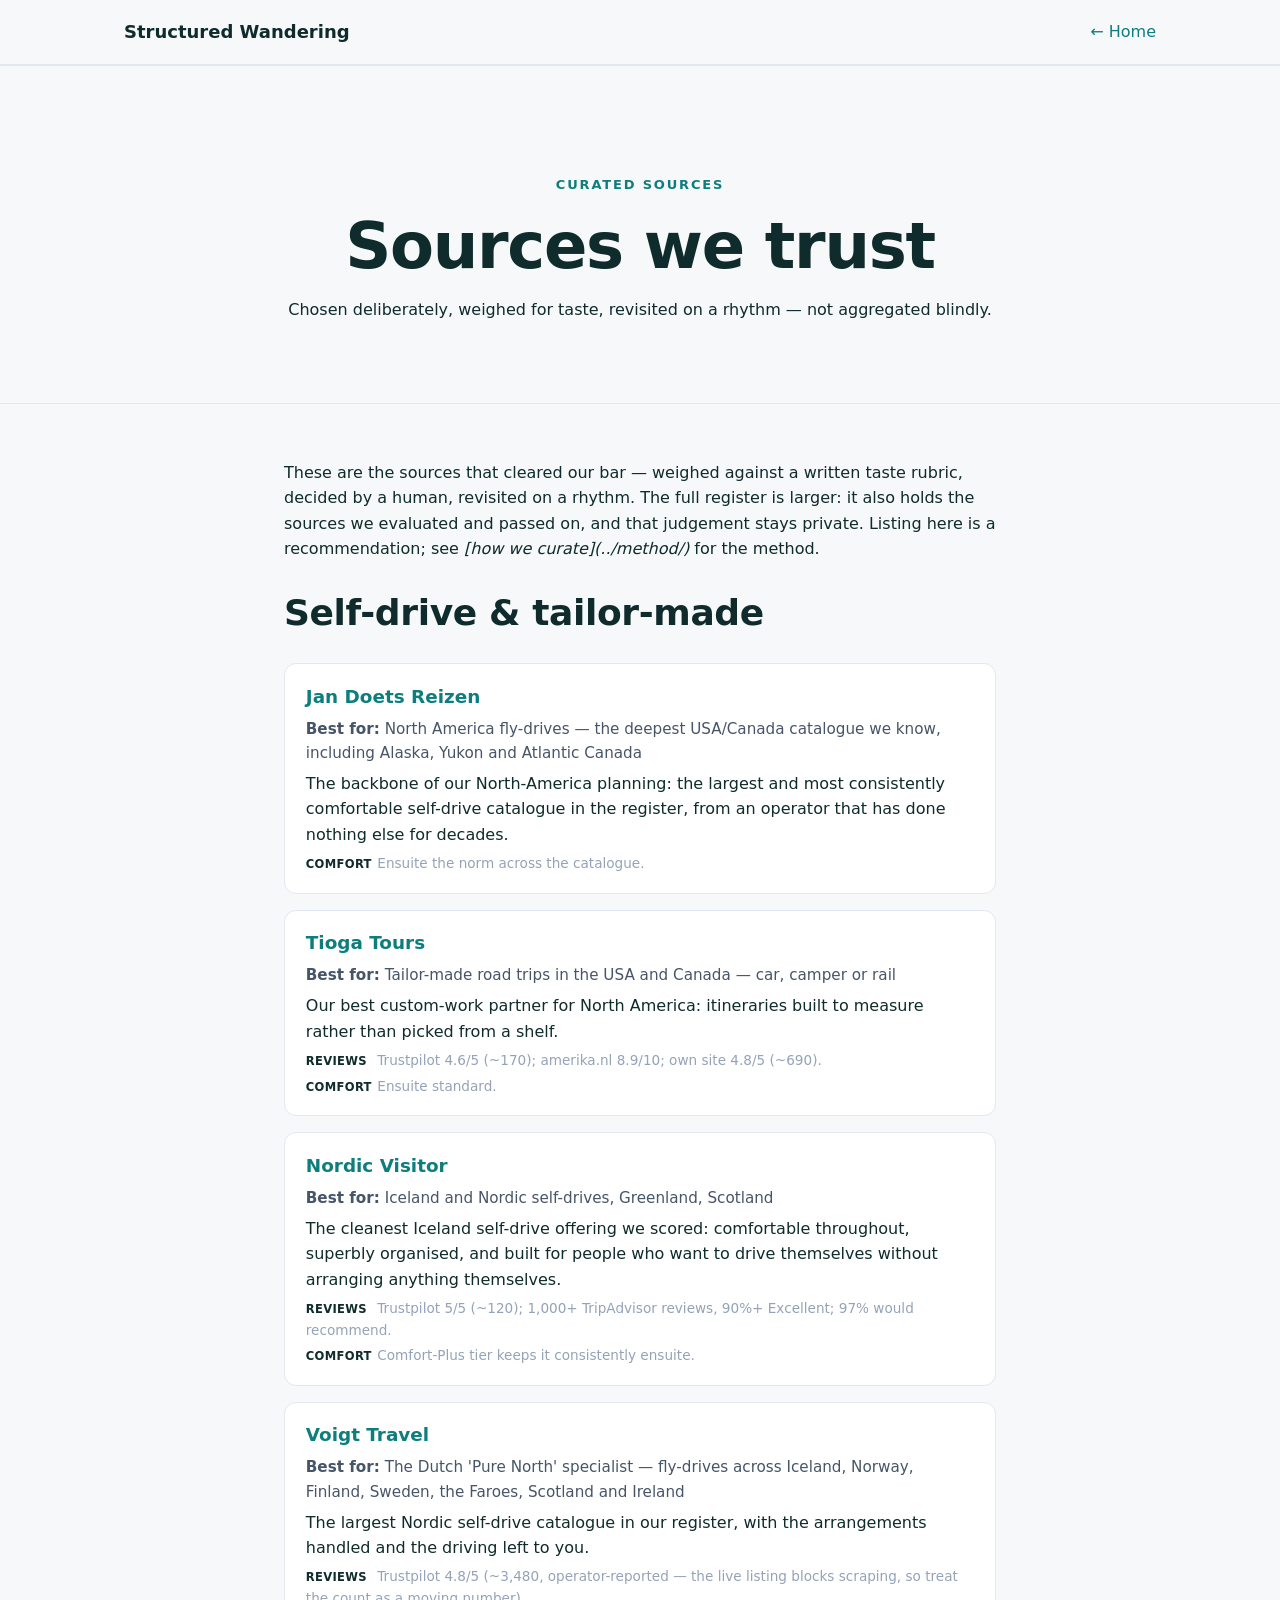
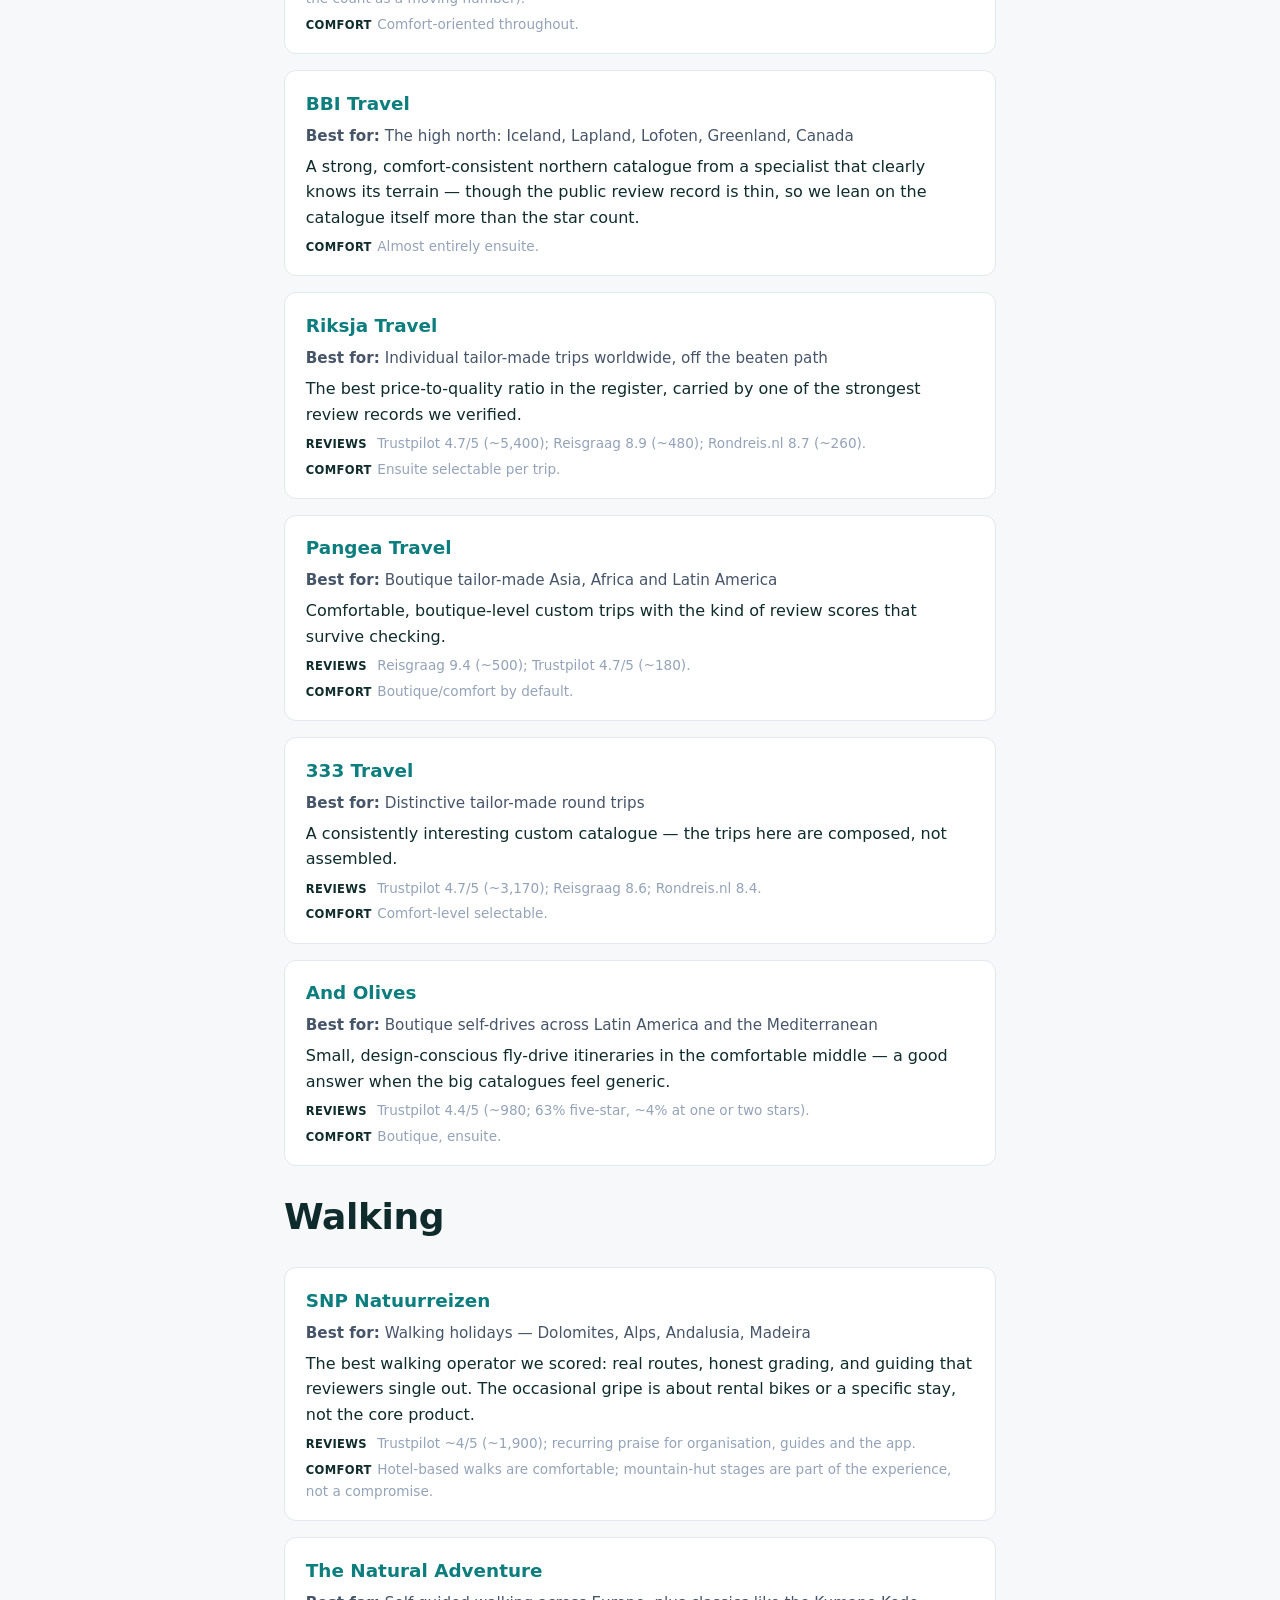
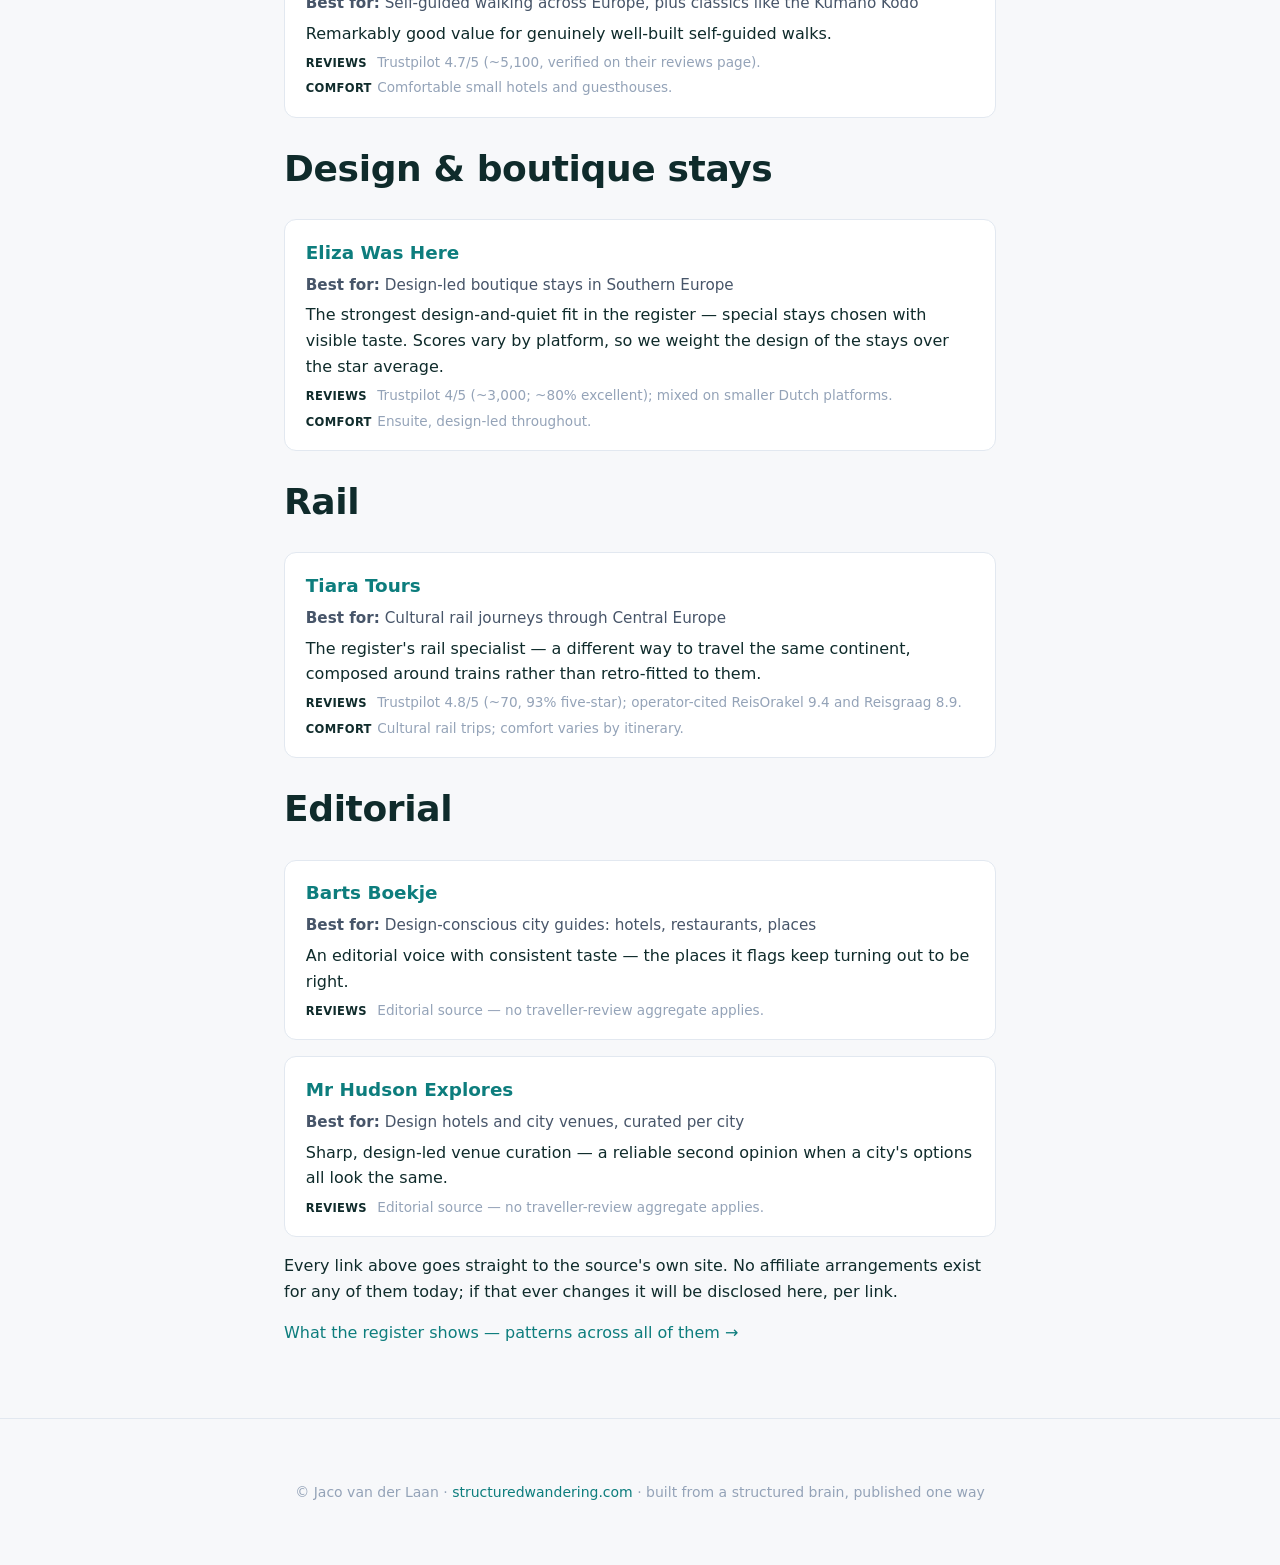
<file: sources/index.html>
<!doctype html>
<html lang="en">
<head>
<meta charset="utf-8"/>
<meta name="viewport" content="width=device-width, initial-scale=1"/>
<meta name="robots" content="noindex, nofollow" /><!-- TESTPHASE-NOINDEX: remove at go-live -->
<title>Sources we trust (15) — Structured Wandering</title>
<meta name="description" content="The travel operators, walking specialists and editorial guides that cleared Structured Wandering's curation bar — and why."/>
<meta name="author" content="Jaco van der Laan"/>
<link rel="canonical" href="https://structuredwandering.com/sources/"/>
<meta property="og:title" content="Sources we trust (15)"/>
<meta property="og:description" content="The travel operators, walking specialists and editorial guides that cleared Structured Wandering's curation bar — and why."/>
<meta property="og:type" content="website"/>
<meta property="og:url" content="https://structuredwandering.com/sources/"/>
<meta property="og:site_name" content="Structured Wandering"/>
<meta name="twitter:card" content="summary"/>
<meta name="twitter:title" content="Sources we trust (15)"/>
<meta name="twitter:description" content="The travel operators, walking specialists and editorial guides that cleared Structured Wandering's curation bar — and why."/>
<link rel="icon" type="image/svg+xml" href="../assets/favicon.svg"/>
<link rel="stylesheet" href="../assets/site.css"/>
<style>
  .tight { padding: 2.5rem 0 3.5rem; }
  .source-card { border:1px solid var(--line,#e2e8f0); border-radius:12px;
    padding:1.1rem 1.3rem; margin:0 0 1rem; background:#fff; }
  .source-card h3 { margin:0 0 .35rem; font-size:1.15rem; }
  .source-card h3 a { text-decoration:none; }
  .source-card h3 a:hover { text-decoration:underline; }
  .source-best { margin:.15rem 0; color:var(--ink-soft,#475569); font-size:.95rem; }
  .source-why { margin:.35rem 0; }
  .source-meta { margin:.25rem 0 0; font-size:.85rem; color:var(--ink-faint,#64748b); }
  .source-label { display:inline-block; min-width:4.2rem; font-weight:600;
    color:var(--ink,#0f172a); text-transform:uppercase; letter-spacing:.03em;
    font-size:.72rem; }
  .method-steps li { margin:0 0 .8rem; line-height:1.6; }
</style>
</head>
<body>
<header class="site"><div class="wrap">
  <a class="brand" href="../">Structured&nbsp;Wandering</a>
  <a class="back" href="../">← Home</a>
</div></header>

<section class="hero"><div class="wrap" style="max-width:760px">
  <p class="eyebrow">Curated sources</p>
  <h1>Sources we trust</h1>
  <p class="lead">Chosen deliberately, weighed for taste, revisited on a rhythm — not aggregated blindly.</p>
</div></section>

<section class="tight"><div class="wrap" style="max-width:760px">
<p>These are the sources that cleared our bar — weighed against a written taste rubric, decided by a human, revisited on a rhythm. The full register is larger: it also holds the sources we evaluated and passed on, and that judgement stays private. Listing here is a recommendation; see <em>[how we curate](../method/)</em> for the method.</p>
<h2>Self-drive &amp; tailor-made</h2>
<div class="source-card"><h3><a href="https://www.jandoets.nl" rel="noopener">Jan Doets Reizen</a></h3><p class="source-best"><strong>Best for:</strong> North America fly-drives — the deepest USA/Canada catalogue we know, including Alaska, Yukon and Atlantic Canada</p><p class="source-why">The backbone of our North-America planning: the largest and most consistently comfortable self-drive catalogue in the register, from an operator that has done nothing else for decades.</p><p class="source-meta"><span class="source-label">Comfort</span> Ensuite the norm across the catalogue.</p></div>
<div class="source-card"><h3><a href="https://www.tiogatours.nl" rel="noopener">Tioga Tours</a></h3><p class="source-best"><strong>Best for:</strong> Tailor-made road trips in the USA and Canada — car, camper or rail</p><p class="source-why">Our best custom-work partner for North America: itineraries built to measure rather than picked from a shelf.</p><p class="source-meta"><span class="source-label">Reviews</span> Trustpilot 4.6/5 (~170); amerika.nl 8.9/10; own site 4.8/5 (~690).</p><p class="source-meta"><span class="source-label">Comfort</span> Ensuite standard.</p></div>
<div class="source-card"><h3><a href="https://www.nordicvisitor.com" rel="noopener">Nordic Visitor</a></h3><p class="source-best"><strong>Best for:</strong> Iceland and Nordic self-drives, Greenland, Scotland</p><p class="source-why">The cleanest Iceland self-drive offering we scored: comfortable throughout, superbly organised, and built for people who want to drive themselves without arranging anything themselves.</p><p class="source-meta"><span class="source-label">Reviews</span> Trustpilot 5/5 (~120); 1,000+ TripAdvisor reviews, 90%+ Excellent; 97% would recommend.</p><p class="source-meta"><span class="source-label">Comfort</span> Comfort-Plus tier keeps it consistently ensuite.</p></div>
<div class="source-card"><h3><a href="https://www.voigt-travel.nl" rel="noopener">Voigt Travel</a></h3><p class="source-best"><strong>Best for:</strong> The Dutch 'Pure North' specialist — fly-drives across Iceland, Norway, Finland, Sweden, the Faroes, Scotland and Ireland</p><p class="source-why">The largest Nordic self-drive catalogue in our register, with the arrangements handled and the driving left to you.</p><p class="source-meta"><span class="source-label">Reviews</span> Trustpilot 4.8/5 (~3,480, operator-reported — the live listing blocks scraping, so treat the count as a moving number).</p><p class="source-meta"><span class="source-label">Comfort</span> Comfort-oriented throughout.</p></div>
<div class="source-card"><h3><a href="https://www.bbi-travel.nl" rel="noopener">BBI Travel</a></h3><p class="source-best"><strong>Best for:</strong> The high north: Iceland, Lapland, Lofoten, Greenland, Canada</p><p class="source-why">A strong, comfort-consistent northern catalogue from a specialist that clearly knows its terrain — though the public review record is thin, so we lean on the catalogue itself more than the star count.</p><p class="source-meta"><span class="source-label">Comfort</span> Almost entirely ensuite.</p></div>
<div class="source-card"><h3><a href="https://www.riksjatravel.nl" rel="noopener">Riksja Travel</a></h3><p class="source-best"><strong>Best for:</strong> Individual tailor-made trips worldwide, off the beaten path</p><p class="source-why">The best price-to-quality ratio in the register, carried by one of the strongest review records we verified.</p><p class="source-meta"><span class="source-label">Reviews</span> Trustpilot 4.7/5 (~5,400); Reisgraag 8.9 (~480); Rondreis.nl 8.7 (~260).</p><p class="source-meta"><span class="source-label">Comfort</span> Ensuite selectable per trip.</p></div>
<div class="source-card"><h3><a href="https://www.pangea-travel.nl" rel="noopener">Pangea Travel</a></h3><p class="source-best"><strong>Best for:</strong> Boutique tailor-made Asia, Africa and Latin America</p><p class="source-why">Comfortable, boutique-level custom trips with the kind of review scores that survive checking.</p><p class="source-meta"><span class="source-label">Reviews</span> Reisgraag 9.4 (~500); Trustpilot 4.7/5 (~180).</p><p class="source-meta"><span class="source-label">Comfort</span> Boutique/comfort by default.</p></div>
<div class="source-card"><h3><a href="https://www.333travel.nl" rel="noopener">333 Travel</a></h3><p class="source-best"><strong>Best for:</strong> Distinctive tailor-made round trips</p><p class="source-why">A consistently interesting custom catalogue — the trips here are composed, not assembled.</p><p class="source-meta"><span class="source-label">Reviews</span> Trustpilot 4.7/5 (~3,170); Reisgraag 8.6; Rondreis.nl 8.4.</p><p class="source-meta"><span class="source-label">Comfort</span> Comfort-level selectable.</p></div>
<div class="source-card"><h3><a href="https://www.andolives.nl" rel="noopener">And Olives</a></h3><p class="source-best"><strong>Best for:</strong> Boutique self-drives across Latin America and the Mediterranean</p><p class="source-why">Small, design-conscious fly-drive itineraries in the comfortable middle — a good answer when the big catalogues feel generic.</p><p class="source-meta"><span class="source-label">Reviews</span> Trustpilot 4.4/5 (~980; 63% five-star, ~4% at one or two stars).</p><p class="source-meta"><span class="source-label">Comfort</span> Boutique, ensuite.</p></div>
<h2>Walking</h2>
<div class="source-card"><h3><a href="https://www.snp.nl" rel="noopener">SNP Natuurreizen</a></h3><p class="source-best"><strong>Best for:</strong> Walking holidays — Dolomites, Alps, Andalusia, Madeira</p><p class="source-why">The best walking operator we scored: real routes, honest grading, and guiding that reviewers single out. The occasional gripe is about rental bikes or a specific stay, not the core product.</p><p class="source-meta"><span class="source-label">Reviews</span> Trustpilot ~4/5 (~1,900); recurring praise for organisation, guides and the app.</p><p class="source-meta"><span class="source-label">Comfort</span> Hotel-based walks are comfortable; mountain-hut stages are part of the experience, not a compromise.</p></div>
<div class="source-card"><h3><a href="https://www.thenaturaladventure.com" rel="noopener">The Natural Adventure</a></h3><p class="source-best"><strong>Best for:</strong> Self-guided walking across Europe, plus classics like the Kumano Kodo</p><p class="source-why">Remarkably good value for genuinely well-built self-guided walks.</p><p class="source-meta"><span class="source-label">Reviews</span> Trustpilot 4.7/5 (~5,100, verified on their reviews page).</p><p class="source-meta"><span class="source-label">Comfort</span> Comfortable small hotels and guesthouses.</p></div>
<h2>Design &amp; boutique stays</h2>
<div class="source-card"><h3><a href="https://www.elizawashere.nl" rel="noopener">Eliza Was Here</a></h3><p class="source-best"><strong>Best for:</strong> Design-led boutique stays in Southern Europe</p><p class="source-why">The strongest design-and-quiet fit in the register — special stays chosen with visible taste. Scores vary by platform, so we weight the design of the stays over the star average.</p><p class="source-meta"><span class="source-label">Reviews</span> Trustpilot 4/5 (~3,000; ~80% excellent); mixed on smaller Dutch platforms.</p><p class="source-meta"><span class="source-label">Comfort</span> Ensuite, design-led throughout.</p></div>
<h2>Rail</h2>
<div class="source-card"><h3><a href="https://www.tiaratours.nl" rel="noopener">Tiara Tours</a></h3><p class="source-best"><strong>Best for:</strong> Cultural rail journeys through Central Europe</p><p class="source-why">The register's rail specialist — a different way to travel the same continent, composed around trains rather than retro-fitted to them.</p><p class="source-meta"><span class="source-label">Reviews</span> Trustpilot 4.8/5 (~70, 93% five-star); operator-cited ReisOrakel 9.4 and Reisgraag 8.9.</p><p class="source-meta"><span class="source-label">Comfort</span> Cultural rail trips; comfort varies by itinerary.</p></div>
<h2>Editorial</h2>
<div class="source-card"><h3><a href="https://www.bartsboekje.com" rel="noopener">Barts Boekje</a></h3><p class="source-best"><strong>Best for:</strong> Design-conscious city guides: hotels, restaurants, places</p><p class="source-why">An editorial voice with consistent taste — the places it flags keep turning out to be right.</p><p class="source-meta"><span class="source-label">Reviews</span> Editorial source — no traveller-review aggregate applies.</p></div>
<div class="source-card"><h3><a href="https://www.mrhudsonexplores.com" rel="noopener">Mr Hudson Explores</a></h3><p class="source-best"><strong>Best for:</strong> Design hotels and city venues, curated per city</p><p class="source-why">Sharp, design-led venue curation — a reliable second opinion when a city's options all look the same.</p><p class="source-meta"><span class="source-label">Reviews</span> Editorial source — no traveller-review aggregate applies.</p></div>
<p>Every link above goes straight to the source's own site. No affiliate arrangements exist for any of them today; if that ever changes it will be disclosed here, per link.</p>
<p class="method-links"><a href="../analysis/">What the register shows — patterns across all of them →</a></p>
</div></section>

<footer class="site"><div class="wrap">
  <p>© Jaco van der Laan · <a href="../">structuredwandering.com</a> ·
     built from a structured brain, published one way</p>
</div></footer>
</body>
</html>
</file>
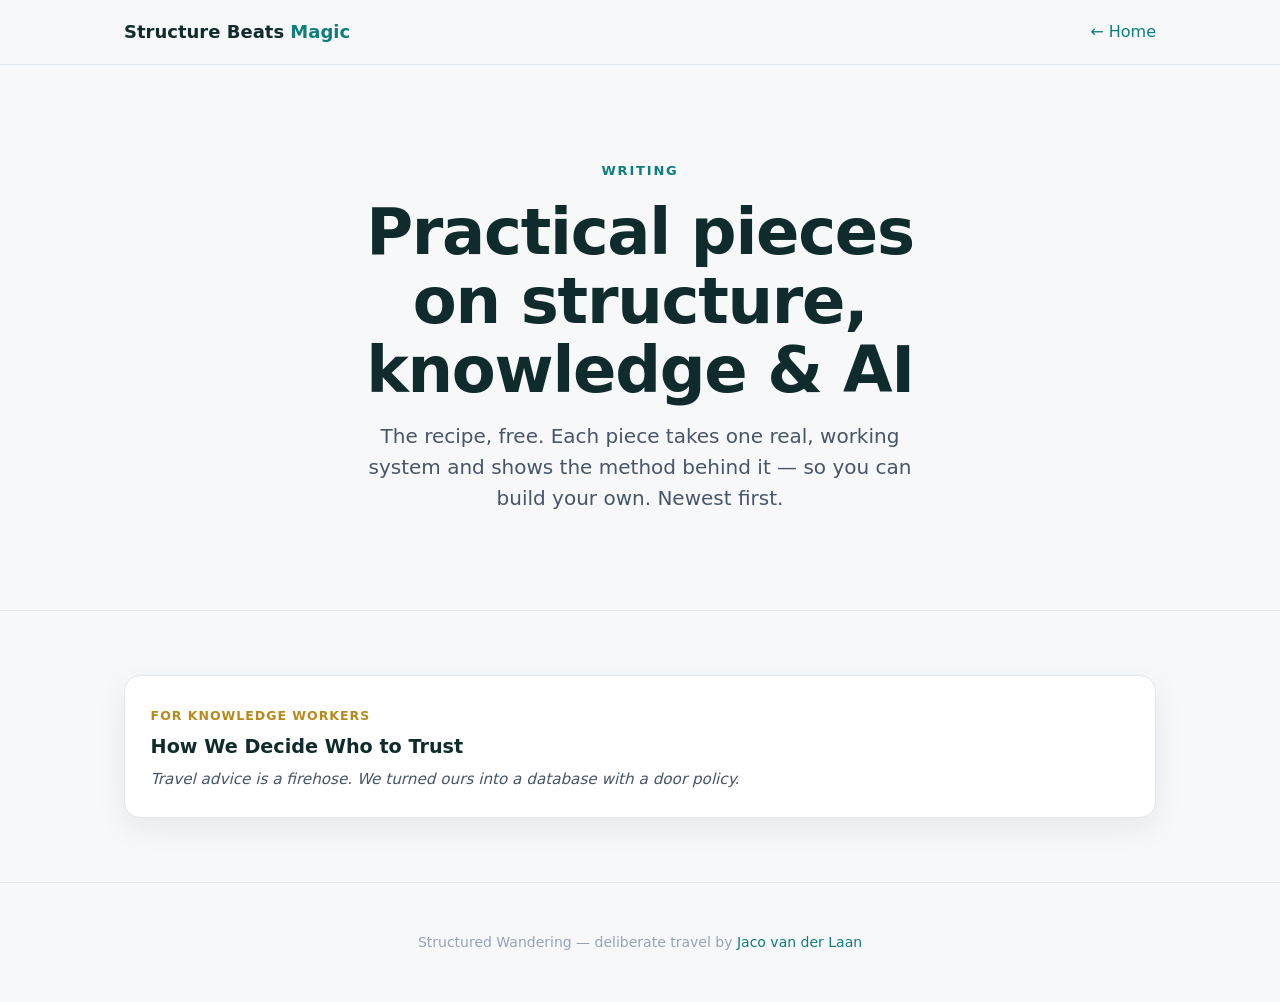
<file: writing/index.html>
<!doctype html>
<html lang="en">
<head>
<meta charset="utf-8"/>
<meta name="viewport" content="width=device-width, initial-scale=1"/>

<meta name="robots" content="noindex, nofollow" /><!-- TESTPHASE-NOINDEX: remove at go-live --><title>Writing · Structured Wandering</title>
<meta name="description" content="Practical pieces on structure, knowledge and AI — each takes one real, working system and shows the method behind it, so you can build your own."/>
<meta name="author" content="Jaco van der Laan"/>
<link rel="canonical" href="https://structuredwandering.com/writing/"/>
<meta property="og:title" content="Writing · Structured Wandering"/>
<meta property="og:description" content="Practical pieces on structure, knowledge and AI — the recipe, free."/>
<meta property="og:type" content="website"/>
<meta property="og:url" content="https://structuredwandering.com/writing/"/>
<meta property="og:site_name" content="Structured Wandering"/>
<meta property="og:image" content="https://structuredwandering.com/assets/sw-og-card.svg"/>
<meta name="twitter:card" content="summary_large_image"/>
<link rel="icon" type="image/svg+xml" href="../assets/favicon.svg"/>
<link rel="stylesheet" href="../assets/site.css"/>
<!-- Google Analytics (GA4) — shared property with jacovanderlaan.com -->
<script async src="https://www.googletagmanager.com/gtag/js?id=G-XXXXXXXXXX"></script>
<script>
window.dataLayer = window.dataLayer || [];
function gtag(){dataLayer.push(arguments);}
gtag('js', new Date());
gtag('config', 'G-XXXXXXXXXX');
</script>
</head>
<body>
<header class="site"><div class="wrap">
  <a class="brand" href="../">Structure&nbsp;Beats&nbsp;<span>Magic</span></a>
  <a class="back" href="../">← Home</a>
</div></header>

<div class="hero wrap">
  <div class="eyebrow">Writing</div>
  <h1>Practical pieces on structure, knowledge &amp; AI</h1>
  <p class="lede">The recipe, free. Each piece takes one real, working system and shows the method behind it — so you can build your own. Newest first.</p>
</div>

<section id="writing">
  <div class="wrap">
    <div class="posts">
      <a class="post" href="../articles/how-we-decide-who-to-trust.html"><span class="post-face">For knowledge workers</span><h3>How We Decide Who to Trust</h3><p>Travel advice is a firehose. We turned ours into a database with a door policy.</p></a>
    </div>
  </div>
</section>

<footer><div class="wrap">Structured Wandering — deliberate travel by
  <a href="https://jacovanderlaan.com">Jaco van der Laan</a></div></footer>
</body></html>
</file>
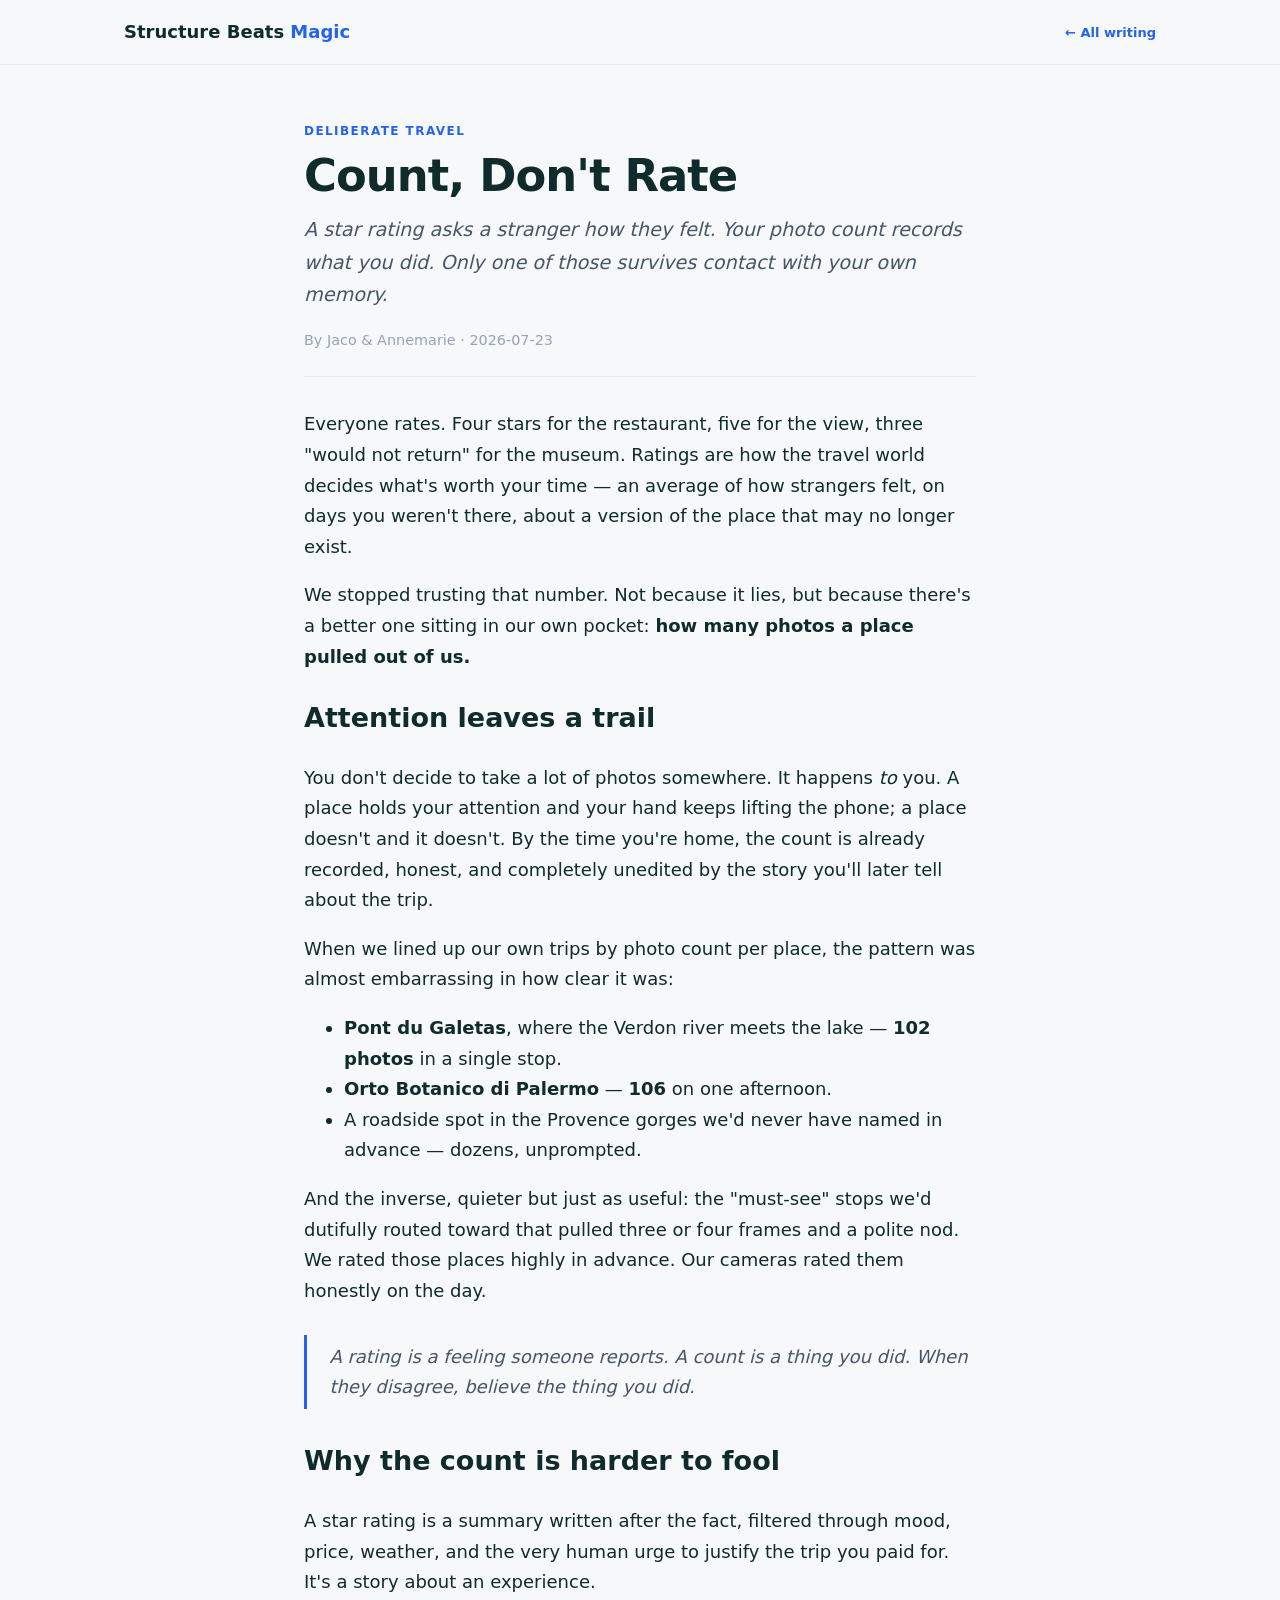
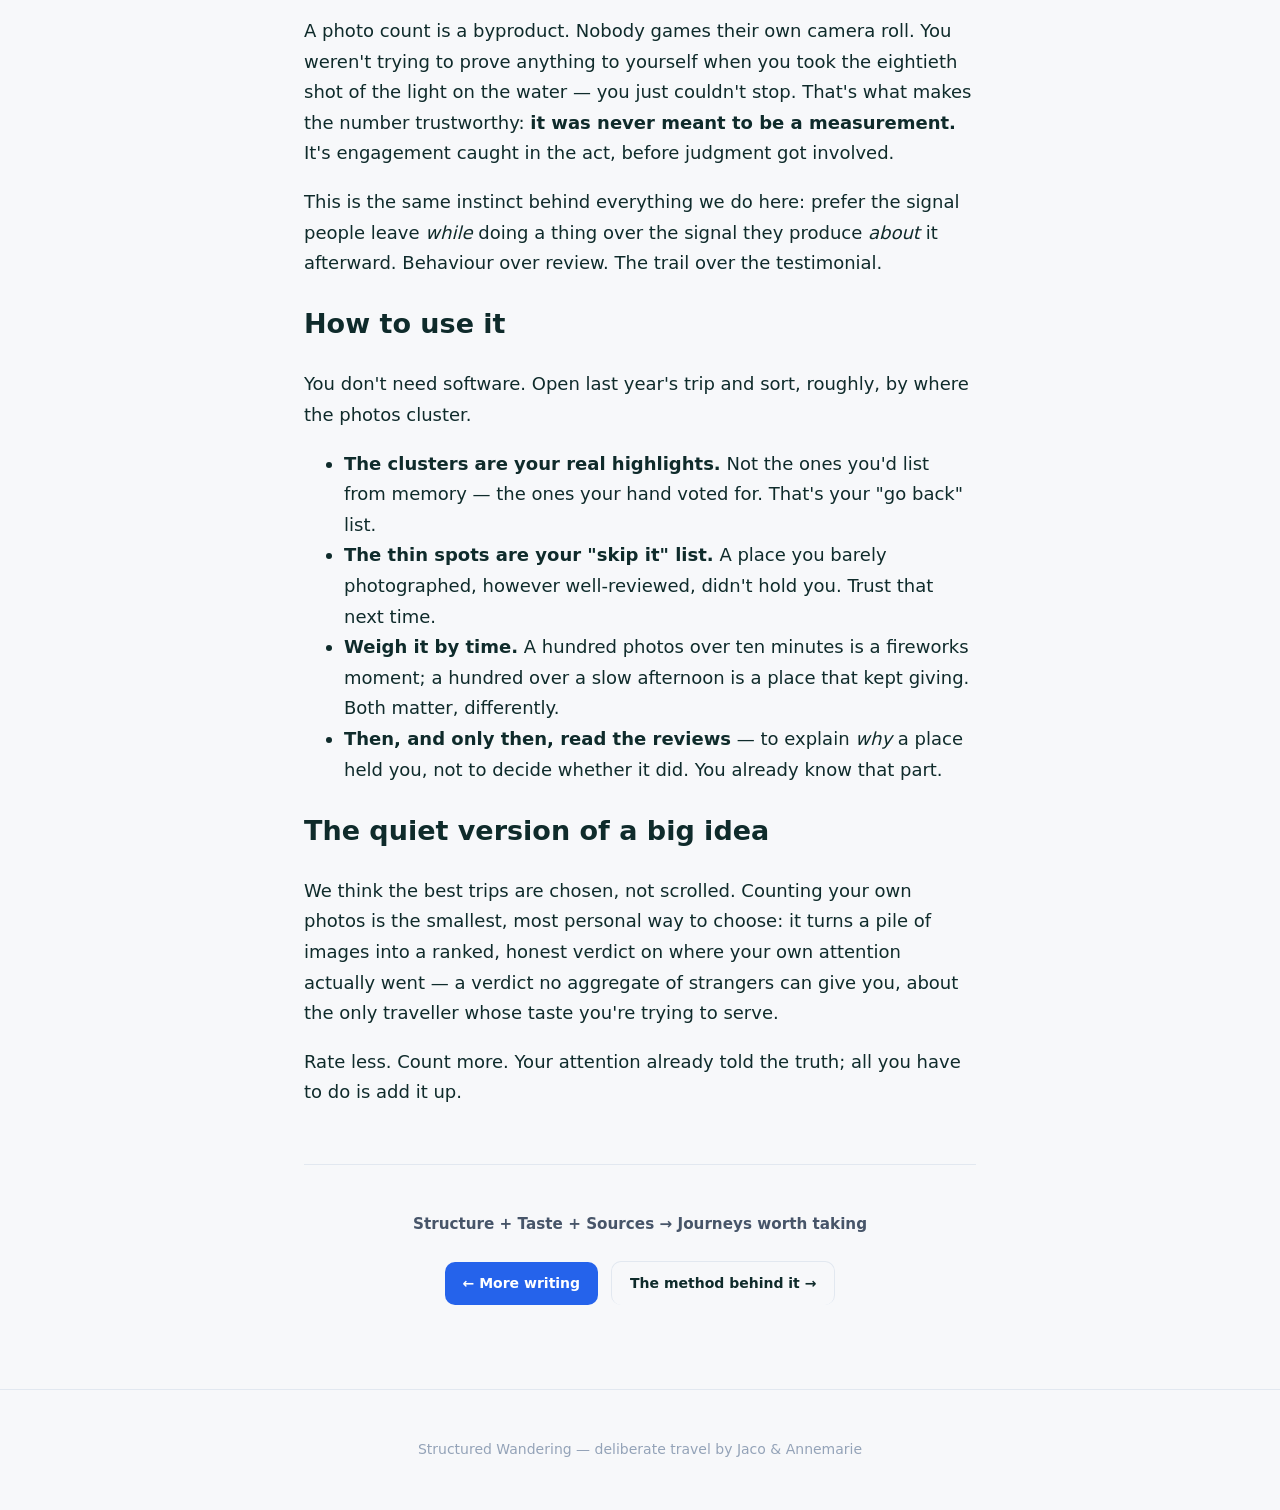
<file: articles/count-dont-rate.html>
<!doctype html>
<html lang="en">
<head>
<meta charset="utf-8"/>
<meta name="viewport" content="width=device-width, initial-scale=1"/>
<meta name="robots" content="noindex, nofollow" /><!-- TESTPHASE-NOINDEX: remove at go-live -->
<title>Count, Don't Rate — Structured Wandering</title>
<meta name="description" content="Star ratings ask strangers how they felt. Your photo count records what you did. One of those is an honest measure of whether a place was worth it."/>
<meta name="author" content="Jaco van der Laan"/>
<link rel="canonical" href="https://structuredwandering.com/articles/count-dont-rate.html"/>
<meta property="og:title" content="Count, Don't Rate"/>
<meta property="og:description" content="Star ratings ask strangers how they felt. Your photo count records what you did. One of those is an honest measure of whether a place was worth it."/>
<meta property="og:type" content="article"/>
<meta property="og:url" content="https://structuredwandering.com/articles/count-dont-rate.html"/>
<meta property="og:site_name" content="Structured Wandering"/>
<meta property="og:image" content="https://structuredwandering.com/assets/sw-og-card.svg"/>
<meta property="article:author" content="Jaco van der Laan"/>
<meta property="article:published_time" content="2026-07-23"/>
<meta name="twitter:card" content="summary_large_image"/>
<meta name="twitter:title" content="Count, Don't Rate"/>
<meta name="twitter:description" content="Star ratings ask strangers how they felt. Your photo count records what you did."/>
<meta name="twitter:image" content="https://structuredwandering.com/assets/sw-og-card.svg"/>
<link rel="icon" type="image/svg+xml" href="../assets/favicon.svg"/>
<link rel="icon" type="image/png" sizes="32x32" href="../assets/favicon-32.png"/>
<link rel="icon" type="image/png" sizes="16x16" href="../assets/favicon-16.png"/>
<link rel="apple-touch-icon" sizes="180x180" href="../assets/favicon-180.png"/>
<link rel="stylesheet" href="../assets/article.css"/>
</head>
<body>
<header class="site"><div class="wrap">
  <a class="brand" href="../">Structure&nbsp;Beats&nbsp;<span>Magic</span></a>
  <a class="back" href="../writing/">← All writing</a>
</div></header>

<main class="wrap article">
  <p class="eyebrow">Deliberate travel</p>
  <h1>Count, Don't Rate</h1>
  <p class="subtitle">A star rating asks a stranger how they felt. Your photo count records what you did. Only one of those survives contact with your own memory.</p>
  <div class="byline">By Jaco &amp; Annemarie · 2026-07-23</div>

<p>Everyone rates. Four stars for the restaurant, five for the view, three "would not return" for the museum. Ratings are how the travel world decides what's worth your time — an average of how strangers felt, on days you weren't there, about a version of the place that may no longer exist.</p>

<p>We stopped trusting that number. Not because it lies, but because there's a better one sitting in our own pocket: <strong>how many photos a place pulled out of us.</strong></p>

<h2>Attention leaves a trail</h2>

<p>You don't decide to take a lot of photos somewhere. It happens <em>to</em> you. A place holds your attention and your hand keeps lifting the phone; a place doesn't and it doesn't. By the time you're home, the count is already recorded, honest, and completely unedited by the story you'll later tell about the trip.</p>

<p>When we lined up our own trips by photo count per place, the pattern was almost embarrassing in how clear it was:</p>

<ul>
  <li><strong>Pont du Galetas</strong>, where the Verdon river meets the lake — <strong>102 photos</strong> in a single stop.</li>
  <li><strong>Orto Botanico di Palermo</strong> — <strong>106</strong> on one afternoon.</li>
  <li>A roadside spot in the Provence gorges we'd never have named in advance — dozens, unprompted.</li>
</ul>

<p>And the inverse, quieter but just as useful: the "must-see" stops we'd dutifully routed toward that pulled three or four frames and a polite nod. We rated those places highly in advance. Our cameras rated them honestly on the day.</p>

<blockquote>A rating is a feeling someone reports. A count is a thing you did. When they disagree, believe the thing you did.</blockquote>

<h2>Why the count is harder to fool</h2>

<p>A star rating is a summary written after the fact, filtered through mood, price, weather, and the very human urge to justify the trip you paid for. It's a story about an experience.</p>

<p>A photo count is a byproduct. Nobody games their own camera roll. You weren't trying to prove anything to yourself when you took the eightieth shot of the light on the water — you just couldn't stop. That's what makes the number trustworthy: <strong>it was never meant to be a measurement.</strong> It's engagement caught in the act, before judgment got involved.</p>

<p>This is the same instinct behind everything we do here: prefer the signal people leave <em>while</em> doing a thing over the signal they produce <em>about</em> it afterward. Behaviour over review. The trail over the testimonial.</p>

<h2>How to use it</h2>

<p>You don't need software. Open last year's trip and sort, roughly, by where the photos cluster.</p>

<ul>
  <li><strong>The clusters are your real highlights.</strong> Not the ones you'd list from memory — the ones your hand voted for. That's your "go back" list.</li>
  <li><strong>The thin spots are your "skip it" list.</strong> A place you barely photographed, however well-reviewed, didn't hold you. Trust that next time.</li>
  <li><strong>Weigh it by time.</strong> A hundred photos over ten minutes is a fireworks moment; a hundred over a slow afternoon is a place that kept giving. Both matter, differently.</li>
  <li><strong>Then, and only then, read the reviews</strong> — to explain <em>why</em> a place held you, not to decide whether it did. You already know that part.</li>
</ul>

<h2>The quiet version of a big idea</h2>

<p>We think the best trips are chosen, not scrolled. Counting your own photos is the smallest, most personal way to choose: it turns a pile of images into a ranked, honest verdict on where your own attention actually went — a verdict no aggregate of strangers can give you, about the only traveller whose taste you're trying to serve.</p>

<p>Rate less. Count more. Your attention already told the truth; all you have to do is add it up.</p>

  <div class="article-cta">
    <p class="formula-mini">Structure + Taste + Sources → Journeys worth taking</p>
    <a class="btn" href="../writing/">← More writing</a>
    <a class="btn btn-ghost" href="https://structurebeatsmagic.com">The method behind it →</a>
  </div>
</main>

<footer><div class="wrap">Structured Wandering — deliberate travel by Jaco &amp; Annemarie</div></footer>

<!--
DRAFT v1 — 23 jul 2026. Awaiting Jaco's pass + slop-check.
Anchors (real, from photos_calendar.duckdb): Pont du Galetas 102, Orto Botanico Palermo 106, Camping Chasteuil 108 — top density. Contrast with low-count "must-see" stops.
Companion to the-route-you-actually-took.html (plan vs actual). This is the *density* angle pulled out as its own piece, per Jaco's earlier split. Cross-link the two.
"Weigh it by time" nuance = density × dwell-time (from Timeline visit duration) — keeps it honest (a fireworks moment ≠ a long good afternoon).
NOINDEX still on (testphase).
-->
</body>
</html>
</file>
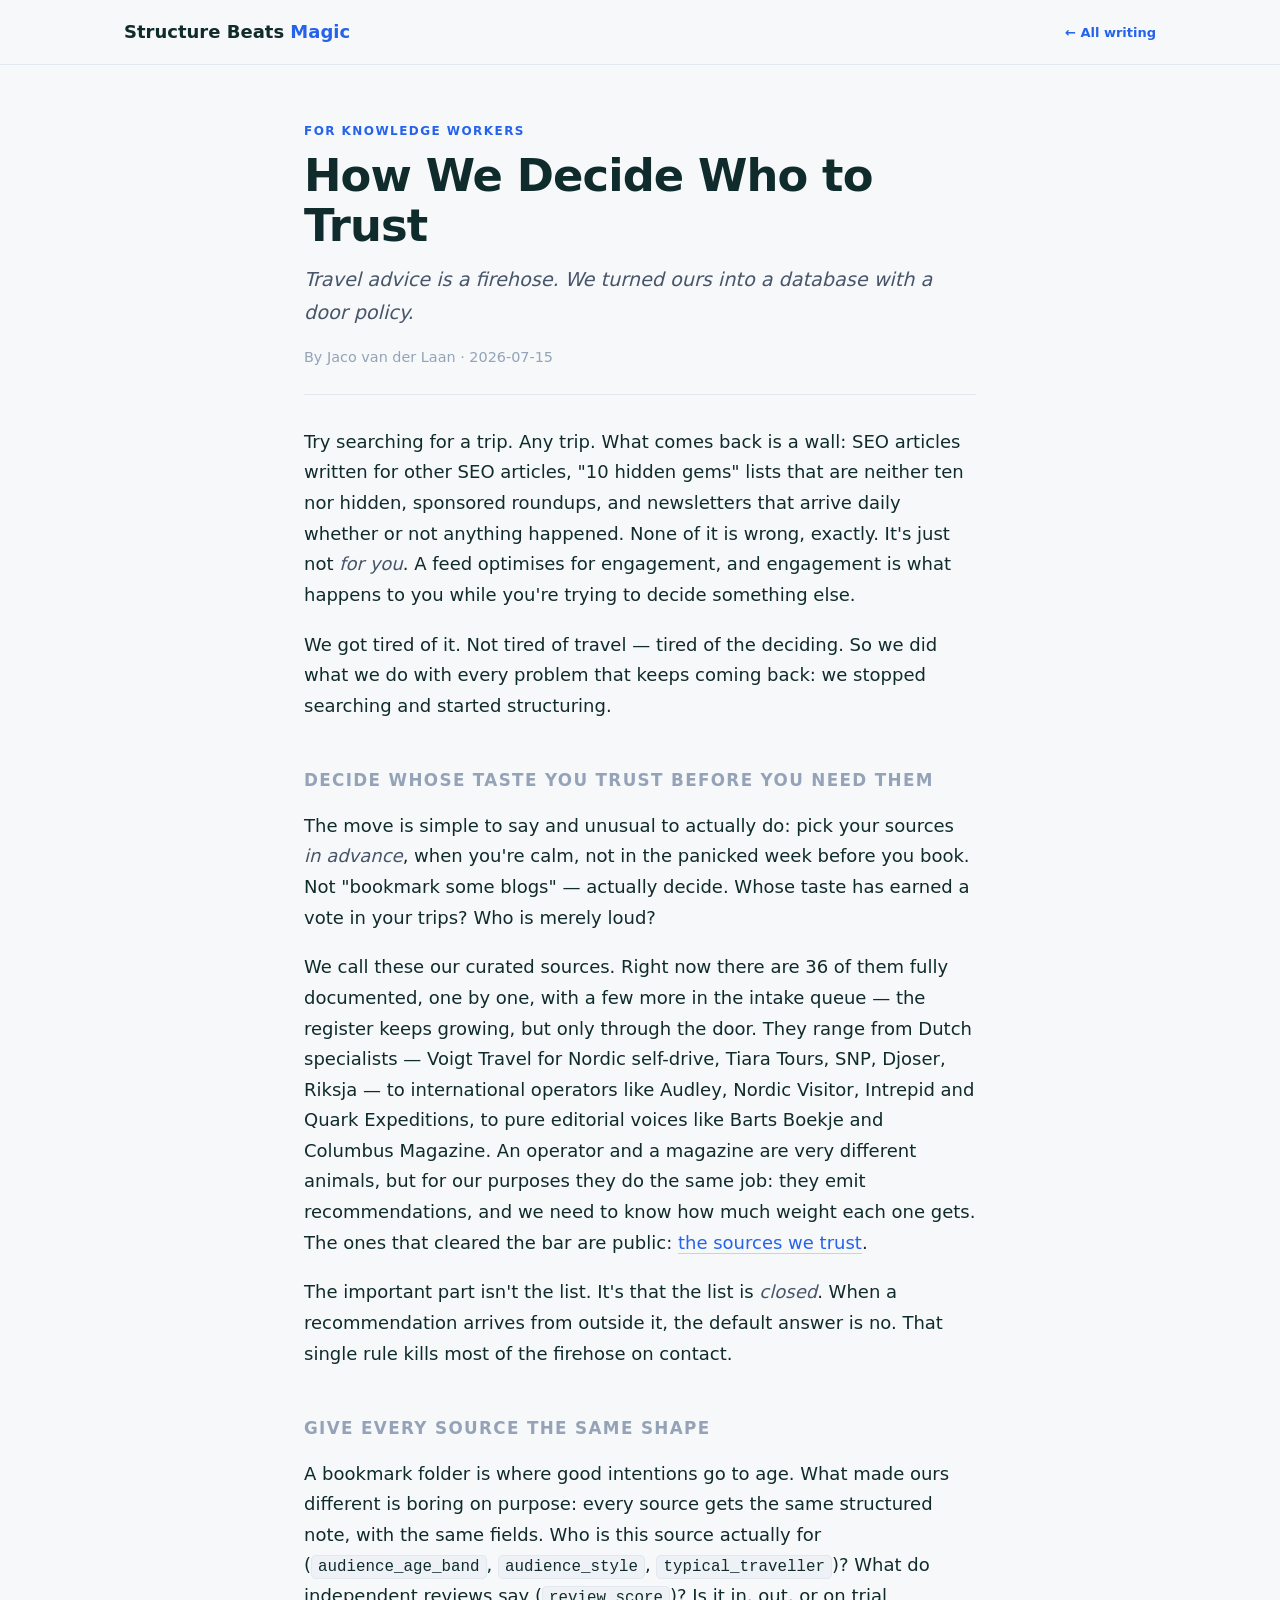
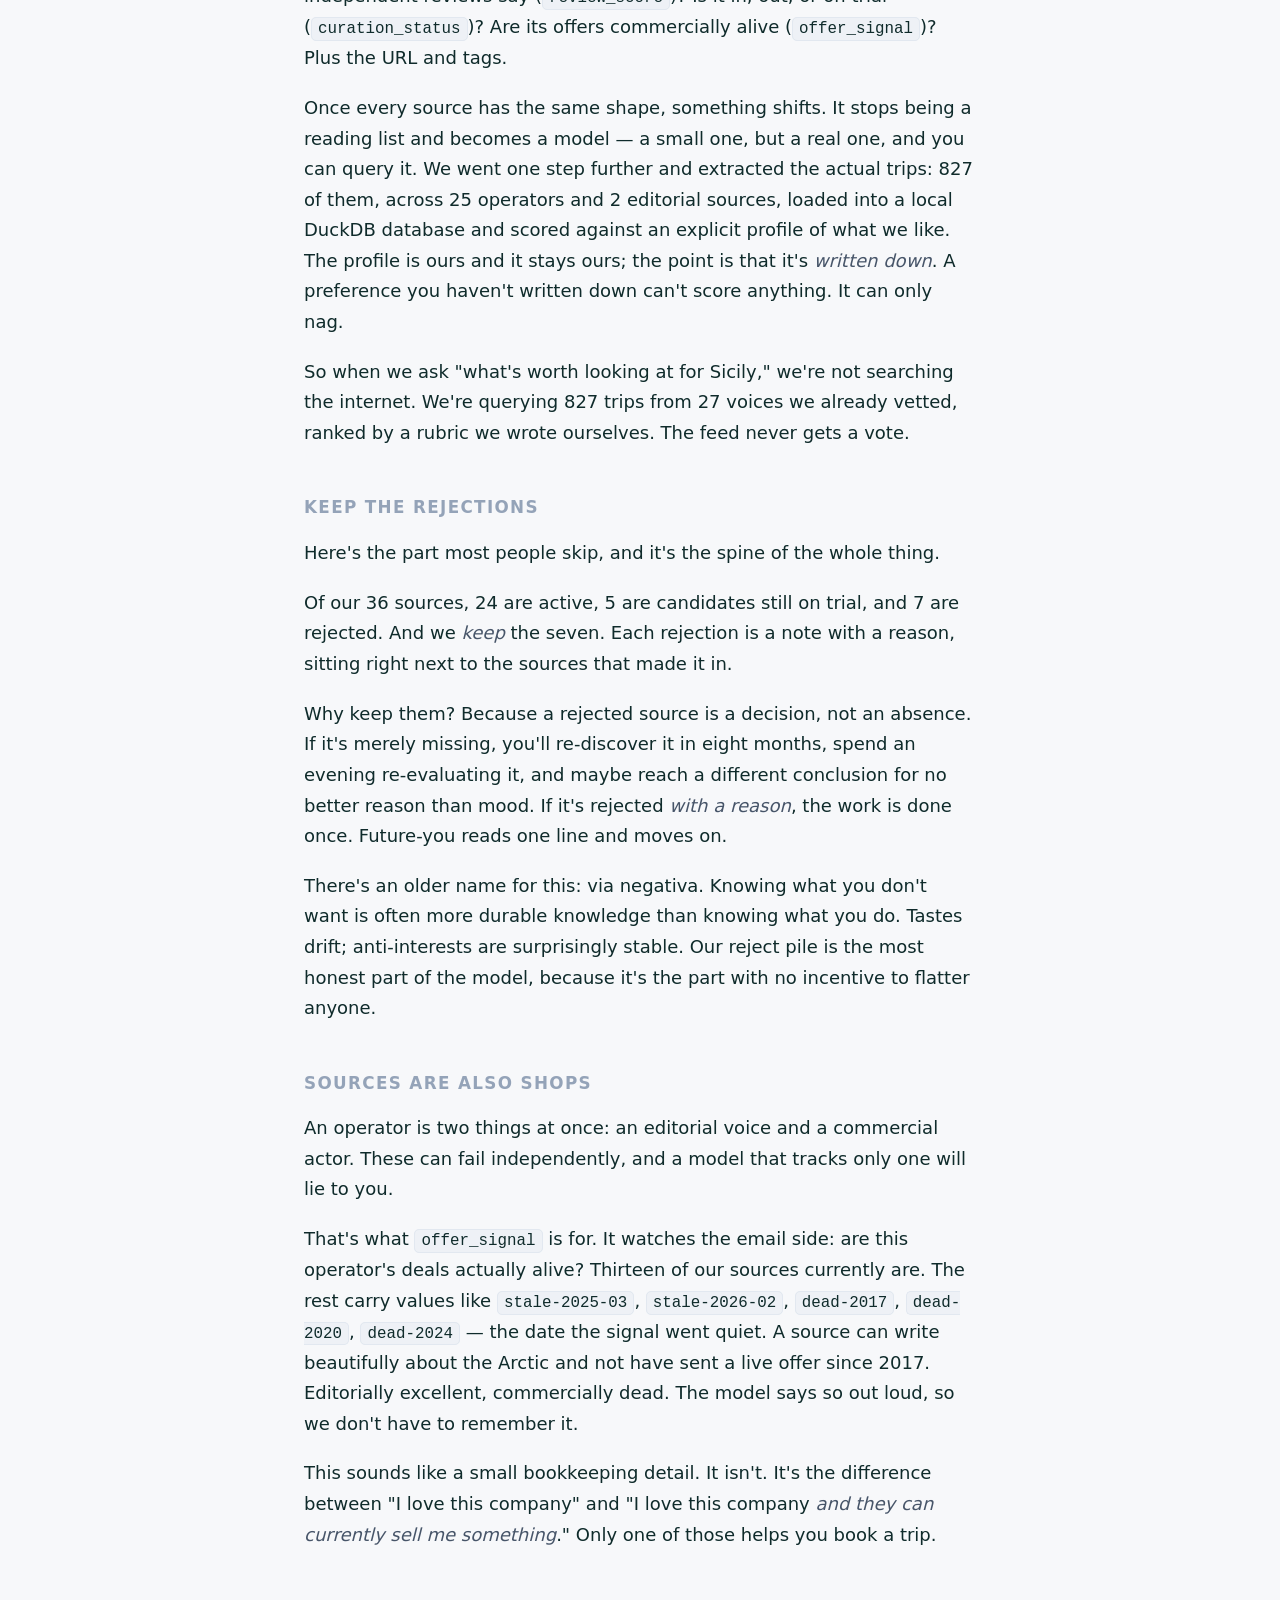
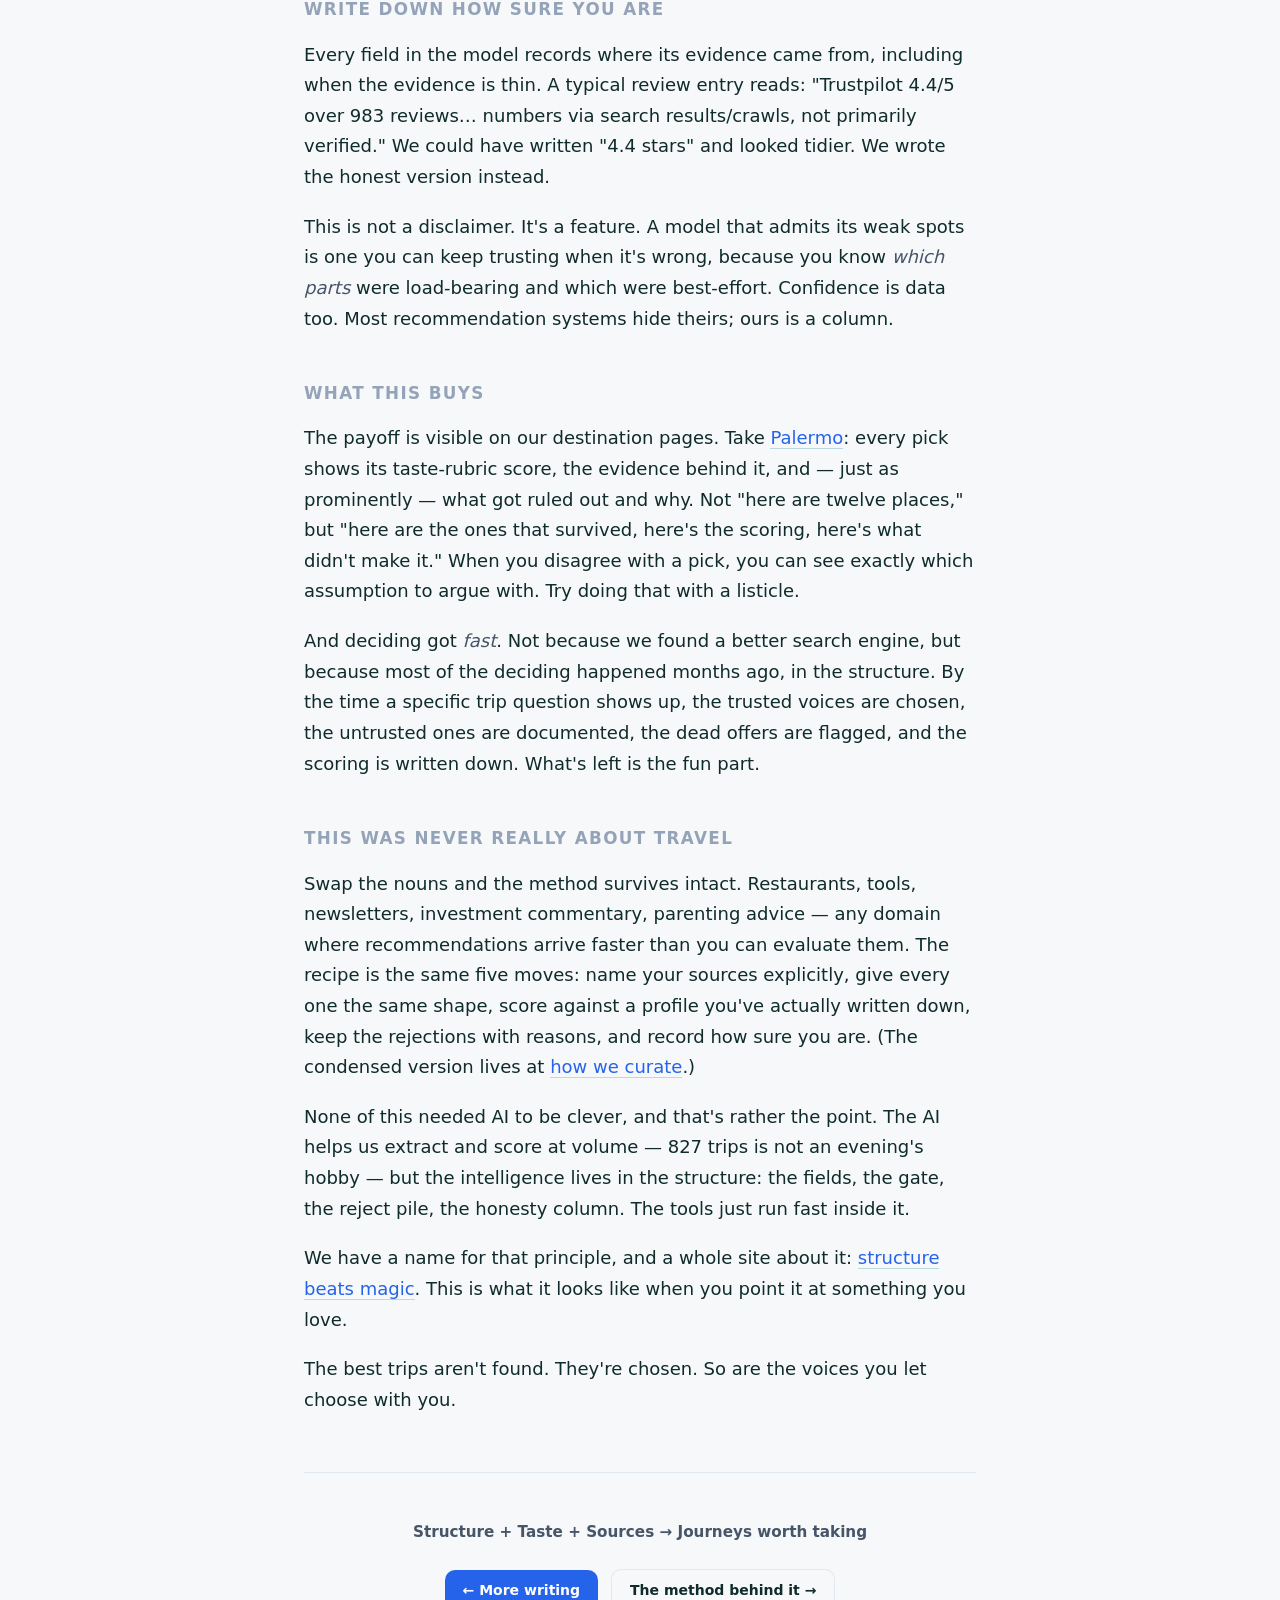
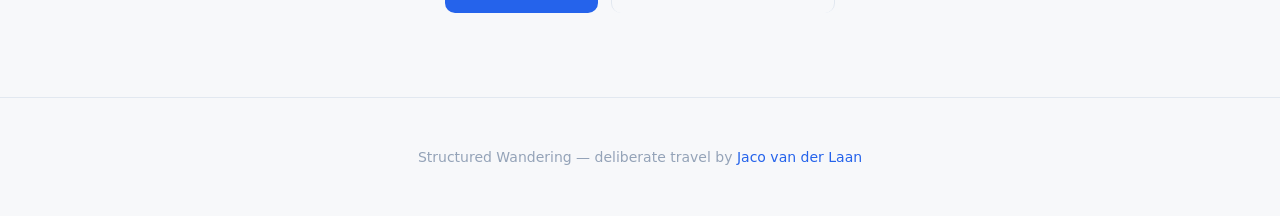
<file: articles/how-we-decide-who-to-trust.html>
<!doctype html>
<html lang="en">
<head>
<meta charset="utf-8"/>
<meta name="viewport" content="width=device-width, initial-scale=1"/>

<meta name="robots" content="noindex, nofollow" /><!-- TESTPHASE-NOINDEX: remove at go-live --><title>How We Decide Who to Trust — Structured Wandering</title>
<meta name="description" content="Travel advice is a firehose. We turned ours into a database with a door policy."/>
<meta name="author" content="Jaco van der Laan"/>
<link rel="canonical" href="https://structuredwandering.com/articles/how-we-decide-who-to-trust.html"/>
<meta property="og:title" content="How We Decide Who to Trust"/>
<meta property="og:description" content="Travel advice is a firehose. We turned ours into a database with a door policy."/>
<meta property="og:type" content="article"/>
<meta property="og:url" content="https://structuredwandering.com/articles/how-we-decide-who-to-trust.html"/>
<meta property="og:site_name" content="Structured Wandering"/>
<meta property="og:image" content="https://structuredwandering.com/assets/sw-og-card.svg"/>
<meta property="article:author" content="Jaco van der Laan"/>
<meta property="article:published_time" content="2026-07-15"/>
<meta name="twitter:card" content="summary_large_image"/>
<meta name="twitter:title" content="How We Decide Who to Trust"/>
<meta name="twitter:description" content="Travel advice is a firehose. We turned ours into a database with a door policy."/>
<meta name="twitter:image" content="https://structuredwandering.com/assets/sw-og-card.svg"/>
<link rel="icon" type="image/svg+xml" href="../assets/favicon.svg"/>
<link rel="icon" type="image/png" sizes="32x32" href="../assets/favicon-32.png"/>
<link rel="icon" type="image/png" sizes="16x16" href="../assets/favicon-16.png"/>
<link rel="apple-touch-icon" sizes="180x180" href="../assets/favicon-180.png"/>
<link rel="stylesheet" href="../assets/article.css"/>
<script type="application/ld+json">
{
  "@context": "https://schema.org",
  "@type": "Article",
  "headline": "How We Decide Who to Trust",
  "description": "Travel advice is a firehose. We turned ours into a database with a door policy.",
  "image": "https://structuredwandering.com/assets/sw-og-card.svg",
  "author": {
    "@type": "Person",
    "name": "Jaco van der Laan",
    "url": "https://jacovanderlaan.com",
    "sameAs": [
      "https://jacovanderlaan.com",
      "https://www.linkedin.com/in/jacovanderlaan",
      "https://medium.com/@jacovanderlaan"
    ]
  },
  "publisher": {
    "@type": "Organization",
    "name": "Structured Wandering",
    "url": "https://structuredwandering.com"
  },
  "mainEntityOfPage": {
    "@type": "WebPage",
    "@id": "https://structuredwandering.com/articles/how-we-decide-who-to-trust.html"
  },
  "url": "https://structuredwandering.com/articles/how-we-decide-who-to-trust.html",
  "datePublished": "2026-07-15",
  "dateModified": "2026-07-15"
}
</script>
<!-- Google Analytics (GA4) — shared property with jacovanderlaan.com -->
<script async src="https://www.googletagmanager.com/gtag/js?id=G-XXXXXXXXXX"></script>
<script>
window.dataLayer = window.dataLayer || [];
function gtag(){dataLayer.push(arguments);}
gtag('js', new Date());
gtag('config', 'G-XXXXXXXXXX');
</script>
</head>
<body>
<header class="site"><div class="wrap">
  <a class="brand" href="../">Structure&nbsp;Beats&nbsp;<span>Magic</span></a>
  <a class="back" href="../writing/">← All writing</a>
</div></header>
<main class="wrap article">
  <p class="eyebrow">For knowledge workers</p>
  <h1>How We Decide Who to Trust</h1>
  <p class="subtitle">Travel advice is a firehose. We turned ours into a database with a door policy.</p>
  <div class="byline">By Jaco van der Laan · 2026-07-15</div>
  
  <article>
  <p>Try searching for a trip. Any trip. What comes back is a wall: SEO articles written for other SEO articles, "10 hidden gems" lists that are neither ten nor hidden, sponsored roundups, and newsletters that arrive daily whether or not anything happened. None of it is wrong, exactly. It's just not <em>for you</em>. A feed optimises for engagement, and engagement is what happens to you while you're trying to decide something else.</p>
<p>We got tired of it. Not tired of travel — tired of the deciding. So we did what we do with every problem that keeps coming back: we stopped searching and started structuring.</p>
<h2>Decide whose taste you trust before you need them</h2>
<p>The move is simple to say and unusual to actually do: pick your sources <em>in advance</em>, when you're calm, not in the panicked week before you book. Not "bookmark some blogs" — actually decide. Whose taste has earned a vote in your trips? Who is merely loud?</p>
<p>We call these our curated sources. Right now there are 36 of them fully documented, one by one, with a few more in the intake queue — the register keeps growing, but only through the door. They range from Dutch specialists — Voigt Travel for Nordic self-drive, Tiara Tours, SNP, Djoser, Riksja — to international operators like Audley, Nordic Visitor, Intrepid and Quark Expeditions, to pure editorial voices like Barts Boekje and Columbus Magazine. An operator and a magazine are very different animals, but for our purposes they do the same job: they emit recommendations, and we need to know how much weight each one gets. The ones that cleared the bar are public: <a href="../sources/">the sources we trust</a>.</p>
<p>The important part isn't the list. It's that the list is <em>closed</em>. When a recommendation arrives from outside it, the default answer is no. That single rule kills most of the firehose on contact.</p>
<h2>Give every source the same shape</h2>
<p>A bookmark folder is where good intentions go to age. What made ours different is boring on purpose: every source gets the same structured note, with the same fields. Who is this source actually for (<code>audience_age_band</code>, <code>audience_style</code>, <code>typical_traveller</code>)? What do independent reviews say (<code>review_score</code>)? Is it in, out, or on trial (<code>curation_status</code>)? Are its offers commercially alive (<code>offer_signal</code>)? Plus the URL and tags.</p>
<p>Once every source has the same shape, something shifts. It stops being a reading list and becomes a model — a small one, but a real one, and you can query it. We went one step further and extracted the actual trips: 827 of them, across 25 operators and 2 editorial sources, loaded into a local DuckDB database and scored against an explicit profile of what we like. The profile is ours and it stays ours; the point is that it's <em>written down</em>. A preference you haven't written down can't score anything. It can only nag.</p>
<p>So when we ask "what's worth looking at for Sicily," we're not searching the internet. We're querying 827 trips from 27 voices we already vetted, ranked by a rubric we wrote ourselves. The feed never gets a vote.</p>
<h2>Keep the rejections</h2>
<p>Here's the part most people skip, and it's the spine of the whole thing.</p>
<p>Of our 36 sources, 24 are active, 5 are candidates still on trial, and 7 are rejected. And we <em>keep</em> the seven. Each rejection is a note with a reason, sitting right next to the sources that made it in.</p>
<p>Why keep them? Because a rejected source is a decision, not an absence. If it's merely missing, you'll re-discover it in eight months, spend an evening re-evaluating it, and maybe reach a different conclusion for no better reason than mood. If it's rejected <em>with a reason</em>, the work is done once. Future-you reads one line and moves on.</p>
<p>There's an older name for this: via negativa. Knowing what you don't want is often more durable knowledge than knowing what you do. Tastes drift; anti-interests are surprisingly stable. Our reject pile is the most honest part of the model, because it's the part with no incentive to flatter anyone.</p>
<h2>Sources are also shops</h2>
<p>An operator is two things at once: an editorial voice and a commercial actor. These can fail independently, and a model that tracks only one will lie to you.</p>
<p>That's what <code>offer_signal</code> is for. It watches the email side: are this operator's deals actually alive? Thirteen of our sources currently are. The rest carry values like <code>stale-2025-03</code>, <code>stale-2026-02</code>, <code>dead-2017</code>, <code>dead-2020</code>, <code>dead-2024</code> — the date the signal went quiet. A source can write beautifully about the Arctic and not have sent a live offer since 2017. Editorially excellent, commercially dead. The model says so out loud, so we don't have to remember it.</p>
<p>This sounds like a small bookkeeping detail. It isn't. It's the difference between "I love this company" and "I love this company <em>and they can currently sell me something</em>." Only one of those helps you book a trip.</p>
<h2>Write down how sure you are</h2>
<p>Every field in the model records where its evidence came from, including when the evidence is thin. A typical review entry reads: "Trustpilot 4.4/5 over 983 reviews… numbers via search results/crawls, not primarily verified." We could have written "4.4 stars" and looked tidier. We wrote the honest version instead.</p>
<p>This is not a disclaimer. It's a feature. A model that admits its weak spots is one you can keep trusting when it's wrong, because you know <em>which parts</em> were load-bearing and which were best-effort. Confidence is data too. Most recommendation systems hide theirs; ours is a column.</p>
<h2>What this buys</h2>
<p>The payoff is visible on our destination pages. Take <a href="../palermo/">Palermo</a>: every pick shows its taste-rubric score, the evidence behind it, and — just as prominently — what got ruled out and why. Not "here are twelve places," but "here are the ones that survived, here's the scoring, here's what didn't make it." When you disagree with a pick, you can see exactly which assumption to argue with. Try doing that with a listicle.</p>
<p>And deciding got <em>fast</em>. Not because we found a better search engine, but because most of the deciding happened months ago, in the structure. By the time a specific trip question shows up, the trusted voices are chosen, the untrusted ones are documented, the dead offers are flagged, and the scoring is written down. What's left is the fun part.</p>
<h2>This was never really about travel</h2>
<p>Swap the nouns and the method survives intact. Restaurants, tools, newsletters, investment commentary, parenting advice — any domain where recommendations arrive faster than you can evaluate them. The recipe is the same five moves: name your sources explicitly, give every one the same shape, score against a profile you've actually written down, keep the rejections with reasons, and record how sure you are. (The condensed version lives at <a href="../method/">how we curate</a>.)</p>
<p>None of this needed AI to be clever, and that's rather the point. The AI helps us extract and score at volume — 827 trips is not an evening's hobby — but the intelligence lives in the structure: the fields, the gate, the reject pile, the honesty column. The tools just run fast inside it.</p>
<p>We have a name for that principle, and a whole site about it: <a href="https://structurebeatsmagic.com">structure beats magic</a>. This is what it looks like when you point it at something you love.</p>
<p>The best trips aren't found. They're chosen. So are the voices you let choose with you.</p>
  </article>
  <div class="article-cta">
    <p class="formula-mini">Structure + Taste + Sources → Journeys worth taking</p>
    <a class="btn" href="../writing/">← More writing</a>
    <a class="btn btn-ghost" href="https://structurebeatsmagic.com">The method behind it →</a>
  </div>
</main>
<footer><div class="wrap">Structured Wandering — deliberate travel by
  <a href="https://jacovanderlaan.com">Jaco van der Laan</a></div></footer>
</body></html>
</file>
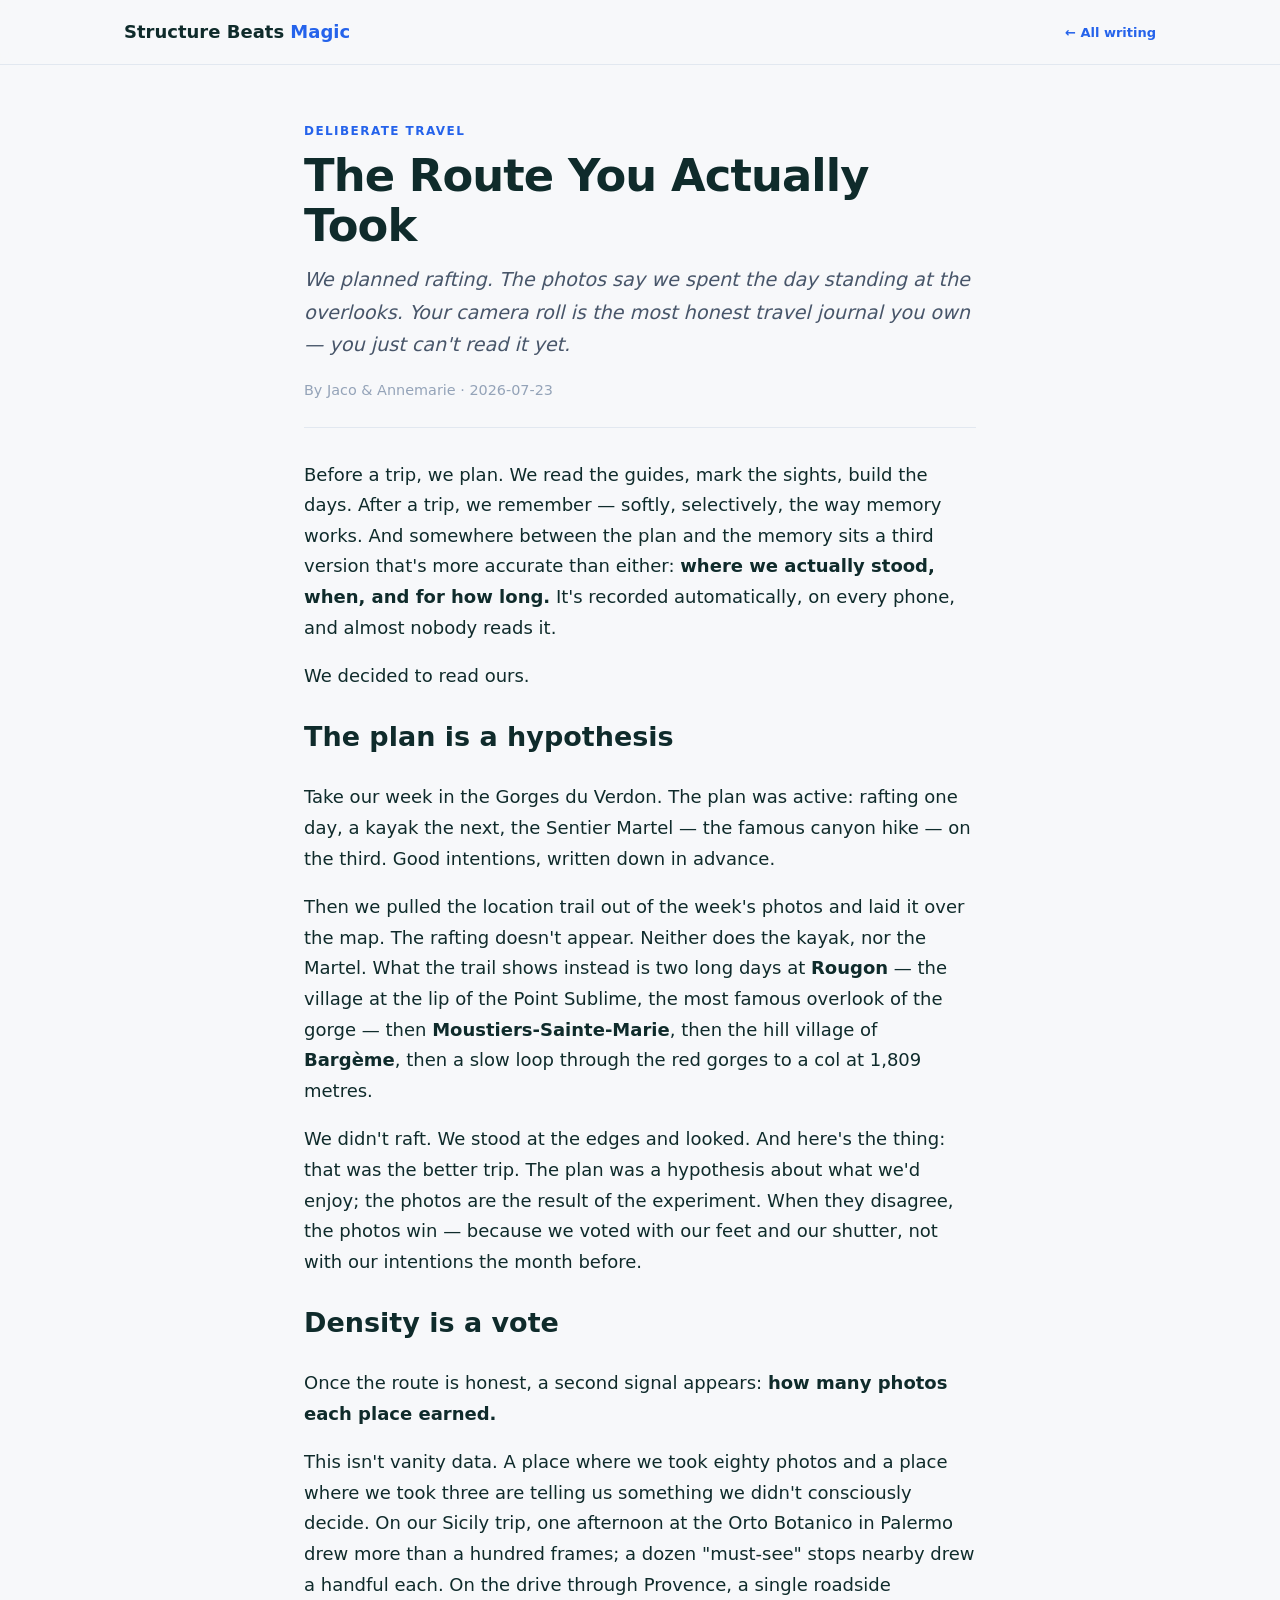
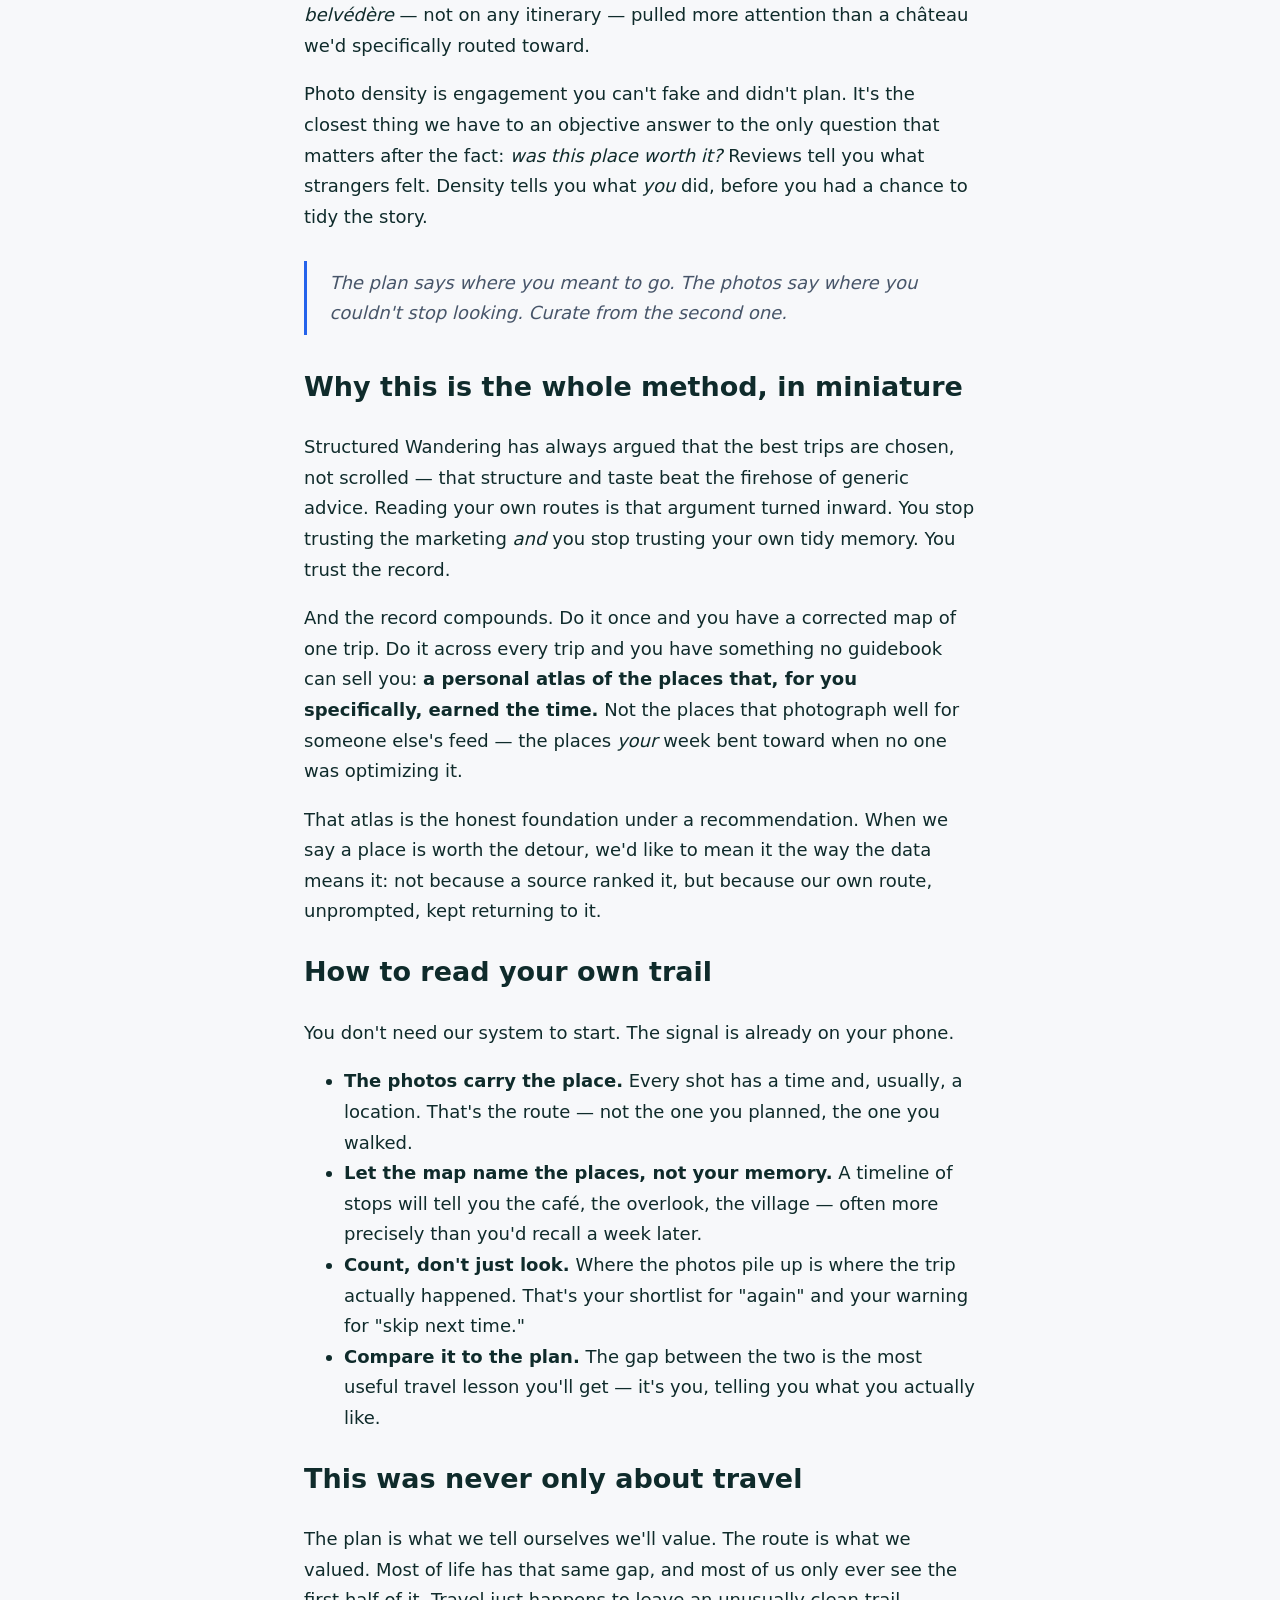
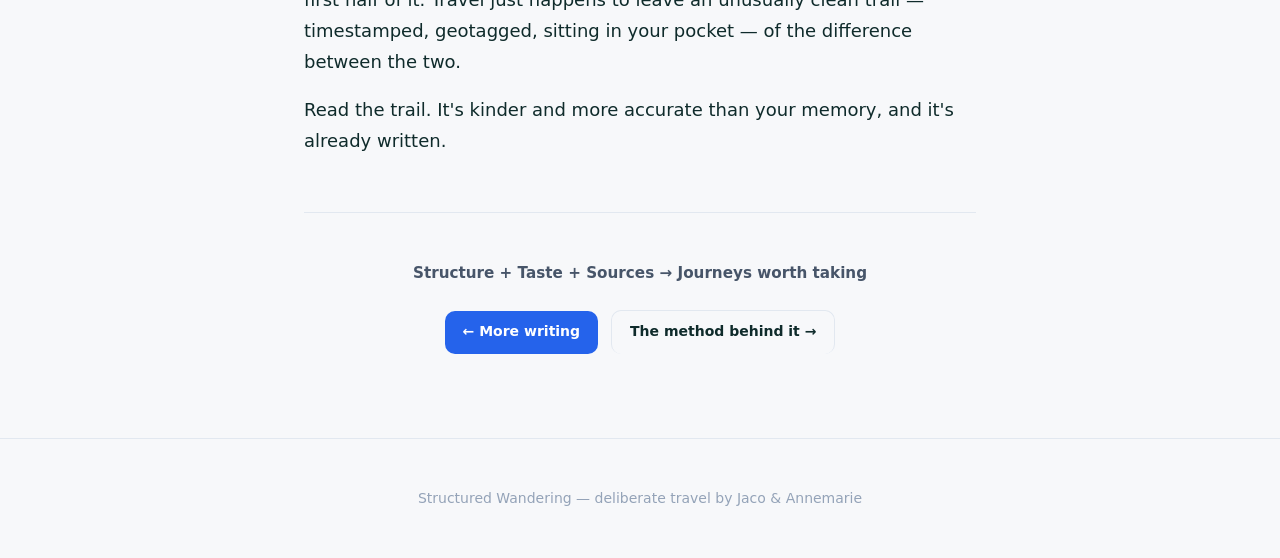
<file: articles/the-route-you-actually-took.html>
<!doctype html>
<html lang="en">
<head>
<meta charset="utf-8"/>
<meta name="viewport" content="width=device-width, initial-scale=1"/>
<meta name="robots" content="noindex, nofollow" /><!-- TESTPHASE-NOINDEX: remove at go-live -->
<title>The Route You Actually Took — Structured Wandering</title>
<meta name="description" content="We planned rafting. The photos say we spent the day at the overlooks. Your camera roll is the most honest travel journal you own."/>
<meta name="author" content="Jaco van der Laan"/>
<link rel="canonical" href="https://structuredwandering.com/articles/the-route-you-actually-took.html"/>
<meta property="og:title" content="The Route You Actually Took"/>
<meta property="og:description" content="We planned rafting. The photos say we spent the day at the overlooks. Your camera roll is the most honest travel journal you own."/>
<meta property="og:type" content="article"/>
<meta property="og:url" content="https://structuredwandering.com/articles/the-route-you-actually-took.html"/>
<meta property="og:site_name" content="Structured Wandering"/>
<meta property="og:image" content="https://structuredwandering.com/assets/sw-og-card.svg"/>
<meta property="article:author" content="Jaco van der Laan"/>
<meta property="article:published_time" content="2026-07-23"/>
<meta name="twitter:card" content="summary_large_image"/>
<meta name="twitter:title" content="The Route You Actually Took"/>
<meta name="twitter:description" content="We planned rafting. The photos say we spent the day at the overlooks. Your camera roll is the most honest travel journal you own."/>
<meta name="twitter:image" content="https://structuredwandering.com/assets/sw-og-card.svg"/>
<link rel="icon" type="image/svg+xml" href="../assets/favicon.svg"/>
<link rel="icon" type="image/png" sizes="32x32" href="../assets/favicon-32.png"/>
<link rel="icon" type="image/png" sizes="16x16" href="../assets/favicon-16.png"/>
<link rel="apple-touch-icon" sizes="180x180" href="../assets/favicon-180.png"/>
<link rel="stylesheet" href="../assets/article.css"/>
</head>
<body>
<header class="site"><div class="wrap">
  <a class="brand" href="../">Structure&nbsp;Beats&nbsp;<span>Magic</span></a>
  <a class="back" href="../writing/">← All writing</a>
</div></header>

<main class="wrap article">
  <p class="eyebrow">Deliberate travel</p>
  <h1>The Route You Actually Took</h1>
  <p class="subtitle">We planned rafting. The photos say we spent the day standing at the overlooks. Your camera roll is the most honest travel journal you own — you just can't read it yet.</p>
  <div class="byline">By Jaco &amp; Annemarie · 2026-07-23</div>

<p>Before a trip, we plan. We read the guides, mark the sights, build the days. After a trip, we remember — softly, selectively, the way memory works. And somewhere between the plan and the memory sits a third version that's more accurate than either: <strong>where we actually stood, when, and for how long.</strong> It's recorded automatically, on every phone, and almost nobody reads it.</p>

<p>We decided to read ours.</p>

<h2>The plan is a hypothesis</h2>

<p>Take our week in the Gorges du Verdon. The plan was active: rafting one day, a kayak the next, the Sentier Martel — the famous canyon hike — on the third. Good intentions, written down in advance.</p>

<p>Then we pulled the location trail out of the week's photos and laid it over the map. The rafting doesn't appear. Neither does the kayak, nor the Martel. What the trail shows instead is two long days at <strong>Rougon</strong> — the village at the lip of the Point Sublime, the most famous overlook of the gorge — then <strong>Moustiers-Sainte-Marie</strong>, then the hill village of <strong>Bargème</strong>, then a slow loop through the red gorges to a col at 1,809 metres.</p>

<p>We didn't raft. We stood at the edges and looked. And here's the thing: that was the better trip. The plan was a hypothesis about what we'd enjoy; the photos are the result of the experiment. When they disagree, the photos win — because we voted with our feet and our shutter, not with our intentions the month before.</p>

<h2>Density is a vote</h2>

<p>Once the route is honest, a second signal appears: <strong>how many photos each place earned.</strong></p>

<p>This isn't vanity data. A place where we took eighty photos and a place where we took three are telling us something we didn't consciously decide. On our Sicily trip, one afternoon at the Orto Botanico in Palermo drew more than a hundred frames; a dozen "must-see" stops nearby drew a handful each. On the drive through Provence, a single roadside <em>belvédère</em> — not on any itinerary — pulled more attention than a château we'd specifically routed toward.</p>

<p>Photo density is engagement you can't fake and didn't plan. It's the closest thing we have to an objective answer to the only question that matters after the fact: <em>was this place worth it?</em> Reviews tell you what strangers felt. Density tells you what <em>you</em> did, before you had a chance to tidy the story.</p>

<blockquote>The plan says where you meant to go. The photos say where you couldn't stop looking. Curate from the second one.</blockquote>

<h2>Why this is the whole method, in miniature</h2>

<p>Structured Wandering has always argued that the best trips are chosen, not scrolled — that structure and taste beat the firehose of generic advice. Reading your own routes is that argument turned inward. You stop trusting the marketing <em>and</em> you stop trusting your own tidy memory. You trust the record.</p>

<p>And the record compounds. Do it once and you have a corrected map of one trip. Do it across every trip and you have something no guidebook can sell you: <strong>a personal atlas of the places that, for you specifically, earned the time.</strong> Not the places that photograph well for someone else's feed — the places <em>your</em> week bent toward when no one was optimizing it.</p>

<p>That atlas is the honest foundation under a recommendation. When we say a place is worth the detour, we'd like to mean it the way the data means it: not because a source ranked it, but because our own route, unprompted, kept returning to it.</p>

<h2>How to read your own trail</h2>

<p>You don't need our system to start. The signal is already on your phone.</p>

<ul>
  <li><strong>The photos carry the place.</strong> Every shot has a time and, usually, a location. That's the route — not the one you planned, the one you walked.</li>
  <li><strong>Let the map name the places, not your memory.</strong> A timeline of stops will tell you the café, the overlook, the village — often more precisely than you'd recall a week later.</li>
  <li><strong>Count, don't just look.</strong> Where the photos pile up is where the trip actually happened. That's your shortlist for "again" and your warning for "skip next time."</li>
  <li><strong>Compare it to the plan.</strong> The gap between the two is the most useful travel lesson you'll get — it's you, telling you what you actually like.</li>
</ul>

<h2>This was never only about travel</h2>

<p>The plan is what we tell ourselves we'll value. The route is what we valued. Most of life has that same gap, and most of us only ever see the first half of it. Travel just happens to leave an unusually clean trail — timestamped, geotagged, sitting in your pocket — of the difference between the two.</p>

<p>Read the trail. It's kinder and more accurate than your memory, and it's already written.</p>

  <div class="article-cta">
    <p class="formula-mini">Structure + Taste + Sources → Journeys worth taking</p>
    <a class="btn" href="../writing/">← More writing</a>
    <a class="btn btn-ghost" href="https://structurebeatsmagic.com">The method behind it →</a>
  </div>
</main>

<footer><div class="wrap">Structured Wandering — deliberate travel by Jaco &amp; Annemarie</div></footer>

<!--
DRAFT v1 — 23 jul 2026. Awaiting Jaco's pass + slop-check.
Anchors (all real, from photos_calendar.duckdb): Verdon plan (rafting/kayak/Martel) vs actual route (Rougon/Point Sublime, Moustiers, Bargème, gorges loop to 1809m) — from 2026-W23 route-reconstructie. Orto Botanico Palermo 106 photos vs neighbouring stops ~handful. 13,648 photos, 7 countries in the DB.
Open for human pass:
- "we"-voice per site convention (Jaco & Annemarie). Check it reads as theirs.
- Density section: could name a second concrete number if wanted (currently "more than a hundred").
- Sits next to how-we-decide-who-to-trust.html (sources) — this is the *own-routes* angle, complementary. Cross-link if desired.
- NOINDEX still on (testphase) — matches sibling article.
Second candidate article (not written): "Photo density = which places earned it" as its own piece if this one gets too broad.
-->
</body>
</html>
</file>
<file: assets/site.css>
/* === BEGIN shared tokens — generated by sync_tokens.py, do not edit === */
/* ============================================================================
   Design tokens — ONE source for the whole family.
   Generated into every site by W:/systems/code/rules/sync_tokens.py.
   DO NOT edit a site's copy: it is overwritten on the next sync.

   Origin: extracted from the Beacon app (C:/Repos/vault-mobile-site), which
   already carried the most complete and best-tested token set. The sites had
   drifted from it — and from each other:

     structureddiagrams   --accent:#0d7d7d; the sites are documents built for reading an argument. Same
   materials, different buildings.
   ============================================================================ */

:root {
  /* surfaces */
  --bg:        #eef1f6;   /* page background */
  --surface:   #ffffff;   /* cards, panels */
  --surface2:  #e6ebf3;   /* inset / secondary surface */
  --line:      #dbe2ec;   /* borders, rules */

  /* ink */
  --ink:       #0f172a;   /* body text — deep navy, never pure black */
  --fg:        #0f172a;   /* alias: the sites use --fg, the app uses --ink */
  --muted:     #64748b;   /* secondary text */

  /* brand */
  --accent:    #0d7d7d;   /* the one blue */
  --accent-dk: #0a5f5f;   /* pressed / hover-dark */
  --accent-soft:#0d7d7d14;/* tinted background wash */
  --gold:      #b88a1b;

  /* shape + depth — from jacovanderlaan-site, which had these and the rest of
     the family did not. A shared radius/shadow is what makes cards on five
     different sites look like they came from one place. */
  --radius:    16px;
  --shadow:    0 10px 30px rgba(15,23,42,.07);
  --ink-soft:  #475569;   /* secondary text: nav, captions */
  --ink-faint: #94a3b8;   /* tertiary: metadata, disabled */

  /* ---- type scale ----
     From jacovanderlaan-site, which Jaco reads as the stronger-looking site.
     Measured, the difference was real: its h1 tops out at 64px/6vw/800 where
     BTM and SD sat at 49.6px/5vw with no extra weight — a quarter smaller.
     Nothing typographic was shared before, so each site had invented its own
     heading size and three had drifted apart. */
  --h1:        clamp(40px, 6vw, 64px);
  --h1-weight: 800;
  --h1-track:  -1px;      /* tight tracking is what makes big type look set */
  --h1-lead:   1.05;
  --h2:        clamp(26px, 3.2vw, 36px);
  --lede:      clamp(17px, 1.6vw, 20px);   /* payoff word ONLY — never a background */

  /* entity colours — the same three kinds of thing, app and sites alike */
  --e-action:   #2563eb;  /* activities: what the method DOES */
  --e-idea:     #b88a1b;  /* concepts: ideas it OWNS */
  --e-incident: #dc2626;  /* anti-patterns / incidents / warnings */

  /* mobile safe areas (app only, harmless elsewhere) */
  --safe-top: env(safe-area-inset-top, 0px);
  --safe-bot: env(safe-area-inset-bottom, 0px);
}

@media (prefers-color-scheme: dark) {
  :root {
    --bg:        #0b1120;
    --surface:   #131a2b;
    --surface2:  #1c2740;
    --line:      #24304a;
    --ink:       #e6edf7;
    --fg:        #e6edf7;
    --muted:     #8ea0bd;
    --accent:    #0d7d7d;
    --accent-dk: #0a5f5f;
    --accent-soft:#0d7d7d14;
  }
}

/* Explicit theme override — a site's toggle stamps data-theme on :root and
   must beat the media query in both directions. */
:root[data-theme="light"] {
  --bg:#eef1f6; --surface:#ffffff; --surface2:#e6ebf3; --line:#dbe2ec;
  --ink:#0f172a; --fg:#0f172a; --muted:#64748b;
  --accent:#0d7d7d; --accent-dk:#0a5f5f; --accent-soft:#0d7d7d14;
}
:root[data-theme="dark"] {
  --bg:#0b1120; --surface:#131a2b; --surface2:#1c2740; --line:#24304a;
  --ink:#e6edf7; --fg:#e6edf7; --muted:#8ea0bd;
  --accent:#0d7d7d; --accent-dk:#0a5f5f; --accent-soft:#0d7d7d14;
}

/* ---------------------------------------------------------------------------
   ⚠️ Structured Wandering is the one deliberate exception: its accent is TEAL
   #0d7d7d, not the family blue. It is a different brand with a different
   audience. sync_tokens.py rewrites --accent for that site only; everything
   else — ink, surfaces, gold, entity colours — stays shared.
   --------------------------------------------------------------------------- */

/* ---------------------------------------------------------------------------
   Figures. Shared because every site in the family carries generated
   illustrations, and four hand-maintained copies of five rules is exactly the
   drift this file exists to prevent (ADR-128).

   ⚠️ width/height belong on the <img> element, not here: the browser needs the
   intrinsic ratio in the markup to reserve space before the file lands.
   Without it the text below jumps when the image arrives.
   --------------------------------------------------------------------------- */
figure { margin: 32px 0 }
figure img { width: 100%; height: auto; border-radius: 10px; display: block }
figcaption { margin-top: 10px; font-size: .92rem; color: var(--muted) }
.hero-figure { margin: 36px 0 0 }


/* ============================================================================
   Base menu — ONE source for the whole family.
   Generated into every site by W:/systems/code/rules/sync_tokens.py.
   DO NOT edit a site's copy: it is overwritten on the next sync.

   Taken from structurebeatsmagic (31 Jul 2026), which had the most mature
   implementation. Two things it does that the others did not:

     1. The group label is a real <button>, not a link or a dead <span>.
        Keyboard-focusable, and a tap opens the menu instead of navigating away.
     2. On mobile the submenus FLATTEN inline instead of vanishing. The other
        sites hid whole groups below 820px with nth-of-type(n+4){display:none},
        which made those sections unreachable on a phone — a real defect, not a
        style choice.

   Also carried over: the ▾ caret, so a group label announces that it opens.
   ============================================================================ */

/* ---- top level ---- */
nav.main{display:flex;align-items:center;flex-wrap:nowrap;gap:20px}
nav.main > a,
.navgroup > .navtop{
  color:var(--muted);font-size:.92rem;font-weight:500;white-space:nowrap;
  cursor:pointer;background:none;border:none;font-family:inherit;padding:.2rem .1rem}
nav.main > a:hover,
.navgroup:hover > .navtop,
.navgroup:focus-within > .navtop{color:var(--fg);text-decoration:none}
/* Active section. ⚠️ This used to read `.navgroup > .navtop.on`, which only
   matched items inside a dropdown — a top-level link like Timeline set the
   class and got no styling at all, so the reader could not tell which section
   they were in. Match both shapes.

   The underline is what carries it: colour alone fails for the ~8% of men with
   a colour vision deficiency, and here the accent is close enough to the body
   ink that it barely reads for anyone. */
.navtop.on{color:var(--accent);font-weight:600}
a.navtop.on{text-decoration:underline;text-underline-offset:6px;
  text-decoration-thickness:2px}
.navgroup > .navtop.on{text-decoration:none;border-bottom:2px solid var(--accent);
  padding-bottom:2px}

/* ⚠️ Two conventions exist for "this is the current page": the generated nav
   emits `.navtop.on`, hand-written headers use `.active`. Rather than rewrite
   twenty pages, style both the same — a reader cannot see which class did it,
   and a half-migrated site should not look half-migrated.
   breakthroughsabbatical carries both on the same page. */
nav.site a.active{color:var(--accent);font-weight:600;
  text-decoration:underline;text-underline-offset:6px;text-decoration-thickness:2px;
  border-bottom:0;padding-bottom:0}

/* The brand is a link to the homepage, not a menu item. Browsers underline it
   by default in some resets, which makes it look like the active section. */
a.brand{text-decoration:none}
.navgroup > .navtop::after{content:" \25be";color:var(--muted);font-size:.7em;opacity:.7}
.navgroup > .navtop:focus-visible{outline:2px solid var(--accent);outline-offset:2px;border-radius:3px}

/* ---- dropdown ---- */
.navgroup{position:relative;display:inline-block}
.navmenu{display:none;position:absolute;top:100%;left:0;min-width:200px;
  background:var(--surface);border:1px solid var(--line);border-radius:6px;
  box-shadow:0 8px 28px rgba(15,23,42,.12);padding:.35rem 0;z-index:60;
  width:max-content;max-width:280px}
.navgroup:hover .navmenu,
.navgroup:focus-within .navmenu{display:block}
.navmenu a{display:block;margin:0;padding:.5rem 1.1rem;font-size:.9rem;
  color:var(--muted);white-space:nowrap}
.navmenu a:hover{color:var(--accent);background:var(--bg);text-decoration:none}

/* ---- the call to action ----
   Taken from jacovanderlaan-site (1 Aug 2026), which had the better version:
   a filled pill reads as a button, where a coloured link reads as one more
   nav item. Jaco: "de loop van jacovanderlaan vind ik juist erg mooi" - so
   the borrowing runs that way round, not the other. */
nav.main a.cta,
nav.main a.nav-cta{
  margin-left:10px;padding:9px 18px;border-radius:999px;
  background:var(--accent);color:#fff;font-weight:600;white-space:nowrap;
  transition:background .15s ease,transform .15s ease}
nav.main a.cta:hover,
nav.main a.nav-cta:hover{
  background:var(--accent-dk);color:#fff;text-decoration:none;
  transform:translateY(-1px)}

/* ---- narrow: shrink, never hide ---- */
@media(max-width:1040px){
  nav.main{gap:15px}
  nav.main > a,.navgroup > .navtop{font-size:.86rem}
}

/* ---- mobile: one row of sections, submenus collapsed ----
   ⚠️ The old rule flattened every submenu into an inline list, because hiding
   a group on a phone made its pages unreachable — there is no hover to open it
   with. Correct at the time, but it meant fifteen links stacked above the fold
   before a single word of content.
   Each group now has a SECTION PAGE (build_section_pages.py), so the label is
   a destination rather than a lid. Tapping it opens a page that explains the
   section and links every child. Nothing is unreachable, and the header is
   four taps wide instead of fifteen lines tall.
   ⚠️ A group WITHOUT a section page must keep its children visible — check
   build_section_pages.py output before assuming one exists. */
@media(max-width:820px){
  nav.main{
    flex-wrap:nowrap;gap:0;width:100%;
    /* more sections than fit simply scroll, rather than wrapping into rows */
    overflow-x:auto;-webkit-overflow-scrolling:touch;scrollbar-width:none}
  nav.main::-webkit-scrollbar{display:none}
  nav.main > a,.navgroup > .navtop{
    margin:0;padding:.6rem .8rem;font-size:.92rem;white-space:nowrap}
  .navgroup{position:relative}
  .navgroup > .navtop::after{display:none}
  /* collapsed: the section page carries these links now */
  .navmenu{display:none}
}

/* ---- header chrome on a phone ----
   The brand line is long ("Jaco van der Laan · Breakthrough Sabbatical") and
   on a 360px screen it pushed the nav off the bottom. Abbreviate rather than
   shrink to unreadable. */
@media(max-width:560px){
  /* ⚠️ Measured, not guessed. At 360px the brand ran to x=432 and the CTA to
     x=439 — 72 and 79 pixels off-screen. `overflow-x:hidden` on body hid that
     without fixing it, which is worse: the content was simply unreachable.
     Root cause: header.site .wrap is a fixed-height flex row with
     justify-content:space-between and no wrapping, so three children each kept
     their intrinsic width and the row overran. */
  header.site .wrap{
    height:auto;min-height:0;flex-wrap:wrap;gap:6px 10px;
    padding-top:10px;padding-bottom:6px}

  /* Both markups exist across the family — some pages carry <a class="brand">,
     others <div class="brand"> with an inline SVG. Style the class, not the
     tag, or half the pages keep overflowing. */
  /* ⚠️ `:not(nav *)` is load-bearing. structuredmemories puts its brand INSIDE
     nav.main; letting these rules reach it made a 215px-tall link — the text
     wrapped character by character inside a nowrap flex row. A brand that is a
     nav item is a nav item, and must stay on one line. */
  header.site .wrap > .brand,
  header.site .wrap > a.brand{
    font-size:.94rem;line-height:1.3;flex:1 1 100%;min-width:0;
    margin-bottom:2px;display:flex;align-items:center;gap:.45rem;
    /* the three that were being overridden */
    white-space:normal;flex-shrink:1;overflow-wrap:anywhere}
  header.site .wrap > .brand svg,header.site .wrap > a.brand svg{
    flex:0 0 auto;width:22px;height:22px}
  header.site .wrap > .brand .abbr,header.site .wrap > a.brand .abbr,
  header.site .wrap > .brand span,header.site .wrap > a.brand span{
    font-size:.86em;opacity:.85;white-space:normal}

  /* A brand that lives inside the nav scrolls with it, on one line. */
  header.site nav .brand{white-space:nowrap;flex:0 0 auto}

  /* The CTA is the last item on a nav that scrolls; it must be allowed to
     shrink rather than push the row wider than the screen. */
  header.site nav.main,header.site nav.site{min-width:0;max-width:100%}
  header.site a.nav-cta,header.site .nav-sys,header.site a.cta{
    padding:.4rem .7rem;font-size:.82rem;flex:0 1 auto;min-width:0;
    white-space:nowrap;overflow:hidden;text-overflow:ellipsis}

  /* ⚠️ Tap targets. Measured "Practice", "Timeline" and "Systems" at under
     30px tall — below the ~44px Apple and Google both recommend, and the
     reason a phone user taps twice. Height comes from padding here, so set it
     on everything the finger aims at. */
  header.site nav.main > a,header.site .navgroup > .navtop,
  header.site nav.site > a{
    min-height:40px;display:inline-flex;align-items:center}
}


/* ---- headings ----
   Applied here so a site gets the family's type scale by syncing, rather than
   by each one redeclaring an h1 and drifting. A site that wants a different
   voice overrides --h1 etc. in its own stylesheet, not the rule. */
h1,.hero h1{
  font-size:var(--h1);font-weight:var(--h1-weight);
  letter-spacing:var(--h1-track);line-height:var(--h1-lead);
  text-wrap:balance}
h2{font-size:var(--h2);line-height:1.15;letter-spacing:-.01em}
.lede{font-size:var(--lede);line-height:1.55;color:var(--ink-soft)}


/* ============================================================================
   browse.css — faceted listing + view switcher. Shared; synced into each site.
   Facets and image-beside-text follow jacovanderlaan.com; the view switcher and
   card density follow the Beacon app.
   ============================================================================ */
.bw{display:flex;gap:28px;align-items:flex-start}
.bw-side{flex:0 0 220px;position:sticky;top:76px;font-size:.9rem}
.bw-side-h{display:flex;justify-content:space-between;align-items:baseline;
  font-size:.74rem;text-transform:uppercase;letter-spacing:.05em;color:var(--muted);margin-bottom:.5rem}
.bw-clear{background:none;border:0;color:var(--accent);cursor:pointer;font-size:.78rem;padding:0}
.bw-search{width:100%;padding:.5rem .7rem;border:1px solid var(--line);border-radius:6px;
  background:var(--surface);color:var(--fg);font:inherit;font-size:.88rem;margin-bottom:1rem}
.bw-fgroup{margin-bottom:1.1rem}
.bw-flabel{font-size:.74rem;text-transform:uppercase;letter-spacing:.04em;color:var(--muted);margin-bottom:.35rem}
.bw-f{display:flex;align-items:center;gap:.5rem;padding:.22rem 0;cursor:pointer;line-height:1.3}
.bw-f input{margin:0;flex:0 0 auto}
.bw-f span:first-of-type{flex:1;min-width:0}
.bw-n{color:var(--muted);font-size:.8rem;font-variant-numeric:tabular-nums}
.bw-main{flex:1;min-width:0}
.bw-bar{display:flex;align-items:center;gap:12px;margin-bottom:1.1rem;
  padding-bottom:.7rem;border-bottom:1px solid var(--line)}
.bw-count{color:var(--muted);font-size:.86rem}
.bw-spacer{flex:1}
.bw-sort{border:1px solid var(--line);border-radius:6px;background:var(--surface);
  color:var(--fg);font:inherit;font-size:.84rem;padding:.3rem .5rem}
.bw-views{display:inline-flex;border:1px solid var(--line);border-radius:6px;overflow:hidden}
.bw-views button{background:var(--surface);border:0;border-left:1px solid var(--line);
  padding:.35rem .7rem;font:inherit;font-size:.82rem;color:var(--muted);cursor:pointer}
.bw-views button:first-child{border-left:0}
.bw-views button.on{background:var(--accent);color:#fff}
/* list + cards: image beside the text (jacovanderlaan.com) */
.bw-item{display:flex;gap:20px;align-items:flex-start;padding:1.1rem 0;border-bottom:1px solid var(--line)}
.bw-body{flex:1;min-width:0}
.bw-item h3{margin:0 0 .25rem;font-size:1.06rem;line-height:1.3}
.bw-item p{margin:.45rem 0 .5rem;color:var(--muted);font-size:.92rem}
.bw-img{flex:0 0 180px;width:180px;height:auto;border-radius:8px;border:1px solid var(--line)}
.bw-meta{color:var(--muted);font-size:.8rem}
.bw-chips{display:flex;flex-wrap:wrap;gap:.35rem;margin:.4rem 0}
.bw-chip{font-size:.72rem;padding:.12em .55em;border-radius:4px;background:var(--surface2);color:var(--muted)}
.bw-more{font-size:.86rem;font-weight:600}
.bw-cards .bw-item{border:1px solid var(--line);border-radius:10px;padding:1rem 1.2rem;margin-bottom:.9rem;background:var(--surface)}
.bw-grid{display:grid;grid-template-columns:repeat(auto-fill,minmax(215px,1fr));gap:14px}
.bw-cell{display:block;border:1px solid var(--line);border-radius:10px;padding:.9rem;
  background:var(--surface);color:var(--fg)}
.bw-cell:hover{text-decoration:none;border-color:var(--accent)}
.bw-cell .bw-img{width:100%;flex:none;margin-bottom:.5rem}
.bw-loading,.bw-empty,.bw-err{color:var(--muted);padding:1.2rem 0}
/* the static fallback is for crawlers and no-JS readers; hidden once JS runs */
.bw-fallback{border-top:1px solid var(--line);margin-top:2rem;padding-top:1rem}
.bw-ready .bw-fallback{display:none}
@media(max-width:860px){
  .bw{display:block}
  .bw-side{position:static;width:auto;margin-bottom:1.4rem}
  .bw-img{flex-basis:110px;width:110px}
}
/* prev/next stepper on a detail page — steps through the FILTERED set the
   reader came from, with a route back to that same filtered view */
.bw-stepper{display:flex;align-items:center;gap:14px;margin:0 0 1.4rem;
  padding-bottom:.7rem;border-bottom:1px solid var(--line);font-size:.86rem}
.bw-stepper a{color:var(--accent)}
.bw-prev,.bw-next{flex:1;min-width:0;overflow:hidden;text-overflow:ellipsis;white-space:nowrap}
.bw-next{text-align:right}
.bw-pos{color:var(--muted);flex:0 0 auto;font-variant-numeric:tabular-nums}
.bw-off{visibility:hidden}
.toc a.on{color:var(--accent);font-weight:600}
@media(max-width:640px){.bw-stepper{font-size:.8rem;gap:8px}}

/* listing header — eyebrow, a claim, a lede saying what the section is FOR.
   Pattern from structurebeatsmagic /writing/: the header earns its space by
   telling the reader why the list below matters, not by naming the page type. */
.listing-head{padding-bottom:8px}
.listing-head h1{max-width:16ch}
.listing-head .lede{font-size:1.06rem;color:var(--muted);max-width:60ch;margin:.5em 0 0}
@media(max-width:700px){.listing-head h1{max-width:none}}

/* ---- document layout: content + sticky left TOC ----
   ⚠️ This lived only in structureddiagrams/assets/site.css, so every other site
   rendered detail.js's TOC ABOVE the article instead of beside it — the layout
   existed, the CSS did not. Shared, and using theme variables rather than the
   hardcoded greys it had locally. */
.pagewrap{display:flex;gap:2.5rem;align-items:flex-start}
.pagebody{flex:1;min-width:0}
.pagebody h2,.pagebody h3{scroll-margin-top:1.5rem}
.toc{position:sticky;top:1.5rem;width:210px;flex:0 0 210px;font-size:.9em}
.toc-inner{border-left:2px solid var(--line);padding-left:.9rem}
.toc-h{font-size:.75em;text-transform:uppercase;letter-spacing:.06em;
  color:var(--muted);margin-bottom:.5rem}
.toc ul{list-style:none;padding:0;margin:0}
.toc li{padding:.22rem 0;line-height:1.35}
.toc li.l3{padding-left:.8rem;font-size:.94em}
.toc a{color:var(--muted);text-decoration:none;display:block}
.toc a:hover,.toc a.on{color:var(--accent)}
/* always visible: revealing it on hover made it undiscoverable on touch */
.toc-toggle{display:block;background:none;border:0;font-size:1.15rem;line-height:1;
  color:var(--muted);cursor:pointer;padding:.15rem .3rem;margin-bottom:.5rem;border-radius:4px}
.toc-toggle:hover{color:var(--accent);background:var(--accent-soft)}
.toc-toggle:focus-visible{outline:2px solid var(--accent);outline-offset:2px}
body.toc-off .toc-inner{display:none}
body.toc-off .toc{width:auto;flex-basis:auto}
html{scroll-behavior:smooth}
@media(max-width:900px){.pagewrap{display:block}.toc{display:none}}
/* a row with no page of its own — rendered, not linked */
.bw-cell.bw-nolink{cursor:default}
.bw-cell.bw-nolink:hover{border-color:var(--line)}

/* listing hero — beside the header text, not above the page. The reader should
   reach the filter without scrolling past a full-width band. */
/* ⚠️ The shared block is PREPENDED, so a site's own .hero rules load after it.
   Match .hero.listing-head (two classes) so the layout wins on specificity
   rather than on order — appending would repeat the ADR-128 mistake. */
.hero.listing-head{display:flex;gap:2.5rem;align-items:center;flex-wrap:wrap;
  padding-top:48px;padding-bottom:16px}
.hero.listing-head .listing-head-text{flex:1 1 22rem;min-width:0}
.hero.listing-head .listing-hero{flex:0 1 380px;margin:0;min-width:0;max-width:380px}
.hero.listing-head .listing-hero img{width:100%;max-width:100%;height:auto;
  display:block;border-radius:10px}
@media(max-width:820px){.hero.listing-head .listing-hero{display:none}}

/* the family page — the current site is marked, not linked */
.family-cards .card.is-here{border-color:var(--accent);background:var(--accent-soft)}
.fam-here{font-size:.7rem;font-weight:600;text-transform:uppercase;letter-spacing:.05em;
  color:var(--accent);background:var(--bg);border:1px solid var(--accent);
  border-radius:999px;padding:.1em .6em;margin-left:.5em;vertical-align:middle}

/* ---- timeline: the working record, newest first ---- */
.tl{display:flex;gap:2.5rem;align-items:flex-start}
.tl-side{flex:0 0 200px;position:sticky;top:76px;font-size:.9rem;max-height:80vh;overflow-y:auto}
.tl-main{flex:1;min-width:0;border-left:2px solid var(--line);padding-left:1.6rem}
.tl-entry{position:relative;padding:0 0 1.6rem}
/* the dot on the spine — the sequence is the point, so make it visible */
.tl-entry::before{content:"";position:absolute;left:-1.95rem;top:.45rem;width:9px;height:9px;
  border-radius:50%;background:var(--surface);border:2px solid var(--accent)}
.tl-entry[data-kind="note"]::before,
.tl-entry[data-kind="observation"]::before{border-color:var(--muted)}
.tl-meta{display:flex;gap:.6rem;align-items:baseline;font-size:.8rem;color:var(--muted)}
.tl-kind{text-transform:uppercase;letter-spacing:.05em;font-size:.68rem;font-weight:600;
  color:var(--accent);background:var(--accent-soft);padding:.1em .5em;border-radius:3px}
.tl-entry h3{margin:.2rem 0 .3rem;font-size:1.02rem;line-height:1.35}
.tl-entry p{margin:.25rem 0;font-size:.93rem;color:var(--muted)}
.tl-source{font-style:italic}
.tl-links{font-size:.85rem}
@media(max-width:820px){
  .tl{display:block}
  .tl-side{position:static;max-height:none;margin-bottom:1.4rem}
  .tl-main{border-left:0;padding-left:0}
  .tl-entry::before{display:none}
}

/* ---------------------------------------------------------------------------
   Timeline display modes. The entries are the same DOM in every mode — only
   the container class changes, so filtering, deep links and indexability
   (ADR-129) are untouched.

   Timeline is a sequence, so List stays the default: it is the only mode where
   "what came after what" survives. Cards and Grid trade that for scanning a
   few hundred entries at once, which is why they exist on the larger sites.
   --------------------------------------------------------------------------- */
/* The column that holds the view bar and the entries. Without it the bar would
   be a flex sibling of the sidebar and sit alongside it rather than above the
   entries. */
.tl-body-col { flex: 1; min-width: 0 }
.tl-bar { margin-bottom: 1rem }

.tl-main.view-cards,
.tl-main.view-grid { border-left: 0; padding-left: 0 }

.tl-main.view-cards { display: grid; gap: 1rem; grid-template-columns: 1fr }
.tl-main.view-grid  { display: grid; gap: 1rem;
                      grid-template-columns: repeat(auto-fill, minmax(15rem, 1fr)) }

.tl-main.view-cards .tl-entry,
.tl-main.view-grid .tl-entry {
  background: var(--surface); border: 1px solid var(--line); border-radius: 10px;
  padding: 1rem 1.1rem; margin: 0;
}
/* The dot on the spine belongs to the list; without a spine it is a stray mark. */
.tl-main.view-cards .tl-entry::before,
.tl-main.view-grid .tl-entry::before { display: none }

/* Grid cells hold a few hundred entries at a glance, so the body is clamped and
   the source line dropped — the title, date and kind are what you scan by. */
.tl-main.view-grid .tl-entry p { font-size: .92rem }
.tl-main.view-grid .tl-source { display: none }
.tl-main.view-grid .tl-body {
  display: -webkit-box; -webkit-line-clamp: 4; -webkit-box-orient: vertical;
  overflow: hidden;
}

@media (max-width: 640px) {
  /* One column is one column: the switch is pointless below this width. */
  .tl-main.view-grid { grid-template-columns: 1fr }
}

/* ── detail page for a rule, mantra, habit or model ────────────────────────
   These are short. A concept page carries a hero, related links and a TOC;
   these carry three sentences and their provenance, and the layout has to
   make that feel deliberate rather than unfinished. Narrow measure, large
   opening line, metadata set apart at the foot. */
.rule-detail{max-width:660px;padding:64px 0 88px}
.rule-detail .eyebrow{font-size:.78rem;letter-spacing:.09em;text-transform:uppercase;
  color:var(--muted);margin:0 0 18px}
.rule-detail .eyebrow a{color:inherit;text-decoration:none;border-bottom:1px solid transparent}
.rule-detail .eyebrow a:hover{border-bottom-color:currentColor}
.rule-detail h1{font-size:clamp(1.9rem,4.2vw,2.7rem);line-height:1.18;margin:0 0 28px;
  letter-spacing:-.015em}
/* The first paragraph is the tagline — it carries the weight the title sets up. */
.rule-detail h1 + p{font-size:1.16rem;line-height:1.6;color:var(--lede)}
.rule-detail p{margin:0 0 20px;line-height:1.68}

.rule-meta{margin:44px 0 0;padding-top:22px;border-top:1px solid var(--line);
  display:grid;grid-template-columns:auto 1fr;gap:10px 22px;font-size:.9rem}
.rule-meta dt{color:var(--muted);letter-spacing:.02em}
.rule-meta dd{margin:0}
.rule-meta dd a{overflow-wrap:anywhere}

@media (max-width:560px){
  .rule-detail{padding:44px 0 64px}
  .rule-meta{grid-template-columns:1fr;gap:4px 0}
  .rule-meta dt{margin-top:12px}
}

/* ── new / updated flags ───────────────────────────────────────────────────
   Small, next to the title, never a whole chip row of its own. "New" carries
   the accent because it is the one worth interrupting for; "Updated" is quieter
   — a revision is news for a returning reader only.
   ⚠️ If these ever appear on every row, the freshness window or the source
   dates are wrong, not the styling. A badge on everything says nothing. */
.bw-flag{display:inline-block;vertical-align:middle;margin-left:.55em;
  font-size:.62rem;font-weight:600;letter-spacing:.07em;text-transform:uppercase;
  padding:.18em .5em;border-radius:3px;line-height:1.5;white-space:nowrap}
.bw-flag-new{background:var(--accent);color:#fff}
.bw-flag-updated{background:transparent;color:var(--muted);
  border:1px solid var(--line)}
.bw-chips .bw-flag{margin-left:0;margin-right:.4em}

/* ── section hub: one page per menu group ──────────────────────────────────
   A dropdown label that goes nowhere is a dead spot, and on a phone there is
   no hover at all. This page is what the label points at: what the section is
   for, then a card per child saying why you would open it. */
.section-hub{padding:56px 0 88px;max-width:940px}
.section-hub .eyebrow{font-size:.78rem;letter-spacing:.09em;text-transform:uppercase;
  color:var(--muted);margin:0 0 14px}
.section-hub h1{margin:0 0 20px;letter-spacing:-.015em}
.section-hub > .lede{font-size:1.14rem;line-height:1.65;color:var(--lede);
  max-width:62ch;margin:0 0 8px}

.hub-block{margin-top:48px}
.hub-block-title{font-size:1.05rem;letter-spacing:.01em;margin:0 0 6px}
.hub-block-intro{color:var(--muted);margin:0 0 22px;max-width:60ch;line-height:1.6}

.hub-grid{display:grid;gap:18px;grid-template-columns:repeat(auto-fit,minmax(268px,1fr))}
.hub-card{display:block;padding:22px 22px 18px;background:var(--surface);
  border:1px solid var(--line);border-radius:var(--radius);
  text-decoration:none;color:inherit;
  transition:border-color .15s ease,transform .15s ease,box-shadow .15s ease}
.hub-card:hover{border-color:var(--accent);transform:translateY(-2px);
  box-shadow:var(--shadow);text-decoration:none}
.hub-card h2{font-size:1.06rem;margin:0 0 8px;letter-spacing:0}
.hub-card p{margin:0 0 14px;color:var(--muted);line-height:1.58;font-size:.94rem}
.hub-go{font-size:.84rem;font-weight:600;color:var(--accent)}

.hub-cta{margin:56px 0 0;padding-top:26px;border-top:1px solid var(--line);
  color:var(--muted)}
.hub-cta a{font-weight:600}

@media(max-width:560px){
  .section-hub{padding:36px 0 60px}
  .hub-block{margin-top:34px}
  .hub-grid{grid-template-columns:1fr;gap:14px}
  .hub-card{padding:18px}
}

/* ── phones ────────────────────────────────────────────────────────────────
   Everything above is written for a laptop and degrades at 860px, which is a
   tablet. A 360-390px phone is the common case and needs its own pass.

   ⚠️ Test at 360px, not 414px. The iPhone-width default hides exactly the
   overflow that a cheaper Android shows. */
@media(max-width:560px){
  /* 1. Horizontal overflow. A grid demanding 215px per column plus the page
        gutters exceeds 360px, so the whole page scrolls sideways — the single
        most obvious "not made for a phone" signal there is. */
  .bw-grid{grid-template-columns:repeat(auto-fill,minmax(140px,1fr));gap:10px}
  .bw-cell{padding:10px}
  .bw-cell strong{font-size:.9rem;line-height:1.3}

  /* 2. The image beside the text leaves ~180px for a headline. Stack instead. */
  .bw-item{display:block}
  .bw-item .bw-img{width:100%;flex-basis:auto;height:auto;margin:0 0 .7rem;
    border-radius:var(--radius)}
  .bw-body{width:100%}
  .bw-item h3{font-size:1.02rem;line-height:1.32}

  /* 3. Facets: a sidebar with six checkbox groups pushes the results below
        two screens of chrome. Collapsed into a <details> the reader opens. */
  .bw-side{border:1px solid var(--line);border-radius:var(--radius);
    padding:0;margin-bottom:1rem}
  .bw-side > *{padding-left:12px;padding-right:12px}
  .bw-facets{max-height:52vh;overflow-y:auto}

  /* 4. Controls wrap rather than squeeze — a 3-way view switcher beside a
        search box and a sort menu does not fit on one 360px line. */
  .bw-top{flex-wrap:wrap;gap:8px}
  .bw-search{flex:1 1 100%;min-width:0}
  .bw-views{margin-left:0}

  /* 5. Long words — slugs, URLs, compound titles — must break, not overflow. */
  .bw-item h3,.bw-item p,.bw-cell strong{overflow-wrap:anywhere}

  /* 6. ⚠️ Measured 11.5px text on the chips. Anything under 12px is a
        squint on a phone and iOS zooms the page on focus at 16px inputs.
        The chip is metadata, so it may stay smaller than body copy — but
        not smaller than readable. */
  /* ⚠️ Measured: .bw-chip at 11.5px and .tl-kind at 10.9px. Uppercase
     letter-spaced text reads even smaller than its size suggests, so these
     two are the worst offenders on the site. 12.5px is the floor. */
  .bw-chip,.bw-flag,.tl-kind{font-size:.78rem;padding:.22em .6em}
  .bw-meta,.tl-date{font-size:.82rem}

  /* 7. Tap targets. "Read more" and the chips measured under 30px tall;
        44px is the recommended minimum and 40 is the practical floor. */
  .bw-more{font-size:.9rem;min-height:40px;display:inline-flex;align-items:center}
  .bw-item h3 a{display:inline-block;padding:.15em 0}

  /* 8. A search box under 16px makes iOS Safari zoom the whole page on focus,
        and it never zooms back. This is the single most common phone-form bug. */
  .bw-search,.bw-sort,input,select,textarea{font-size:16px}

  /* 9. ⚠️ Measured: the List/Cards/Grid switcher ran to x=368 on a 360px
        screen, and "clear" was a 14px-tall tap target. The switcher sits on
        the same line as the sort menu, and three buttons plus a select do not
        fit. Give the switcher its own line and let it fill the width. */
  .bw-views{display:flex;width:100%;margin-top:6px}
  .bw-views button{flex:1 1 0;min-width:0;min-height:40px;padding:0}
  .bw-clear{min-height:40px;padding:0 .4rem;font-size:.86rem}

  /* 10. Facet chips are checkboxes in disguise — the label IS the target. */
  .bw-facets label{min-height:36px;display:flex;align-items:center;gap:.5rem}
}

/* ⚠️ Belt and braces: nothing may scroll the page sideways, whatever a future
   listing renders. A table or a code block scrolls INSIDE its own box. */
html,body{overflow-x:hidden}
.bw table,.section-hub table,.rule-detail table{display:block;max-width:100%;
  overflow-x:auto}
.bw pre,.section-hub pre,.rule-detail pre{overflow-x:auto;max-width:100%}
img,svg,video{max-width:100%;height:auto}

/* ── minimum legible size, family-wide ─────────────────────────────────────
   ⚠️ Measured across the family at 360px: labels rendering at 10.9–11.5px on
   four sites. Each was a different class in a different stylesheet, so fixing
   them one at a time would have meant finding them one at a time — and the
   next small label would arrive unmeasured.
   This sets a floor on the ELEMENTS that carry small text rather than on the
   classes, so a new eyebrow or chip inherits it without being listed. Body
   copy is already well above this and is unaffected. */
@media(max-width:560px){
  /* ⚠️ Two classes deep. sync_tokens.py PREPENDS this block so a site's own
     rules win on a tie — right for design, wrong for a legibility floor: the
     first attempt used single class selectors and lost to `.badge{...}` and
     `.post-face{...}` declared later in the same file. Measured 11.0px and
     11.5px still rendering after the "fix". */
  body .eyebrow,body .chip,body .tag,body .badge,body .kicker,body .meta,
  body .card-face,body .post-face,body .bw-chip,body .bw-flag,body .bw-meta,
  body .tl-kind,body .tl-date,body .hub-go,body .pill,body .label,
  body small,body figcaption{font-size:max(0.78rem,12.5px)}
}
/* === END shared tokens === */

:root{
    /* structuredwandering palette — SBM-family neutrals + gold, travel-teal accent.
       Sister-site to structurebeatsmagic.com: same structural greys, navy, gold
       payoff and shadow system; the blue accent is retuned to a deep teal
       (sea / horizon / journey) so the travel site reads as its own brand while
       staying visibly in the family. See STYLEGUIDE.md. */
    --bg:#f7f8fa; --surface:#fff; --ink:#0f2b2b; --ink-soft:#475569; --ink-faint:#94a3b8;
    --accent:#0d7d7d; --accent-dk:#0a5f5f; --gold:#b88a1b; --line:#e2e8f0; --navy:#0f2b2b;
    --maxw:1080px; --radius:16px; --shadow:0 10px 30px rgba(15,23,42,.07);
  }
  *{box-sizing:border-box}
  html{scroll-behavior:smooth}
  body{margin:0;font-family:"Inter","Segoe UI",system-ui,-apple-system,sans-serif;color:var(--ink);background:var(--bg);line-height:1.6}
  .wrap{max-width:var(--maxw);margin:0 auto;padding:0 24px}
  a{color:var(--accent);text-decoration:none}
  a:hover{color:var(--accent-dk)}

  header.site{position:sticky;top:0;z-index:10;background:rgba(247,248,250,.85);backdrop-filter:blur(8px);border-bottom:1px solid var(--line)}
  header.site .wrap{display:flex;align-items:center;justify-content:space-between;height:64px;gap:16px}
  .brand{font-weight:700;font-size:18px;color:var(--ink);white-space:nowrap;flex-shrink:0}
  .brand span{color:var(--accent)}
  nav.main{display:flex;align-items:center;flex-wrap:nowrap}
  nav.main > a, .navgroup > .navtop{color:var(--ink-soft);margin-left:22px;font-size:15px;font-weight:500;white-space:nowrap;cursor:pointer;background:none;border:none;font-family:inherit}
  nav.main > a:hover, .navgroup:hover > .navtop{color:var(--ink)}
  .nav-cta{background:var(--accent);color:#fff !important;padding:.5rem .9rem;border-radius:8px;font-weight:600}
  .nav-cta:hover{background:var(--accent-dk)}
  /* dropdown groups (desktop: hover) */
  .navgroup{position:relative;display:inline-block}
  .navgroup > .navtop::after{content:" \25be";color:var(--ink-faint);font-size:11px}
  .navmenu{display:none;position:absolute;top:100%;left:18px;min-width:190px;background:var(--surface);
    border:1px solid var(--line);border-radius:12px;box-shadow:var(--shadow);padding:.5rem 0;z-index:20}
  /* A hover-dropdown is absolutely positioned and can overhang the sibling links
     to its right (e.g. "Writing"), stealing their first click. The dropdown only
     needs to sit under its OWN group, so cap its width to the group and let it
     grow leftward — never rightward over a sibling. */
  .navmenu{left:0;right:auto;min-width:0;width:max-content;max-width:240px}
  .navgroup:hover .navmenu{display:block}
  .navmenu a{display:block;margin:0;padding:.6rem 1.1rem;font-size:14.5px;color:var(--ink-soft);white-space:nowrap}
  .navmenu a:hover{color:var(--accent);background:var(--bg)}
  /* hamburger (CSS-only, checkbox toggle — no JS) */
  .nav-toggle{display:none}
  .burger{display:none;cursor:pointer;padding:8px;border-radius:8px;border:1px solid var(--line);background:var(--surface);flex-shrink:0}
  .burger span{display:block;width:22px;height:2px;background:var(--ink);border-radius:2px;margin:4px 0;transition:.2s}
  /* 5 grouped top items; collapse to hamburger on tablet/mobile */
  @media(max-width:860px){
    .burger{display:block}
    nav.main{position:fixed;top:64px;left:0;right:0;background:var(--surface);
      border-bottom:1px solid var(--line);flex-direction:column;align-items:stretch;
      padding:.5rem 0;box-shadow:var(--shadow);display:none;
      /* the drawer expands every dropdown inline, so the item list can exceed the
         viewport height. Cap it to the space below the 64px header and let it
         scroll — otherwise the last entries (Writing + the enterprise CTA) fall
         off the bottom of the screen with no way to reach them on a phone. */
      max-height:calc(100vh - 64px);overflow-y:auto;-webkit-overflow-scrolling:touch}
    nav.main > a, .navgroup > .navtop{margin:0;padding:.9rem 24px;font-size:16px;border-bottom:1px solid var(--line);display:block;width:100%;text-align:left}
    /* in the drawer, dropdowns just expand inline */
    .navgroup{display:block}
    .navgroup > .navtop::after{display:none}
    .navmenu{display:block;position:static;border:none;box-shadow:none;border-radius:0;padding:0;min-width:0;background:transparent}
    .navmenu a{padding:.7rem 24px .7rem 40px;font-size:15px;border-bottom:1px solid var(--line);color:var(--ink-soft)}
    .nav-cta{margin:.6rem 24px;text-align:center;border-radius:8px}
    .nav-toggle:checked ~ nav.main{display:flex}
    .nav-toggle:checked ~ .burger span:nth-child(1){transform:translateY(6px) rotate(45deg)}
    .nav-toggle:checked ~ .burger span:nth-child(2){opacity:0}
    .nav-toggle:checked ~ .burger span:nth-child(3){transform:translateY(-6px) rotate(-45deg)}
  }

  .hero{padding:6rem 0 4rem;text-align:center}
  .hero .eyebrow{font-size:13px;font-weight:600;letter-spacing:.14em;text-transform:uppercase;color:var(--accent)}
  .eb-break{display:none} /* eyebrow line-breaks: hidden on desktop (one line), shown on mobile */
  .hero h1{font-size:var(--h1);line-height:1.08;letter-spacing:-.02em;margin:1rem auto;max-width:14ch;font-weight:var(--h1-weight)}
  .hero .lede{font-size:1.25rem;color:var(--ink-soft);max-width:46ch;margin:0 auto 2rem}
  .formula{display:inline-block;background:var(--surface);color:var(--ink);border:1px solid var(--line);padding:1rem 1.5rem;border-radius:var(--radius);font-size:1.05rem;font-weight:600;letter-spacing:.01em;box-shadow:var(--shadow)}
  .formula .op{color:var(--ink-faint);margin:0 .3rem}
  .formula .arrow{color:var(--gold);margin:0 .4rem}
  .formula .result{color:var(--gold)}
  .cta-row{margin-top:2.2rem;display:flex;gap:.8rem;justify-content:center;flex-wrap:wrap}
  .hero h1{text-wrap:balance}
  /* Mobile hero: the title wrapped to too many ragged lines and the formula pill
     spanned edge-to-edge, reading like a nav bar. Tighten both. */
  @media(max-width:600px){
    .hero{padding:2.5rem 1rem 2.5rem}
    /* eyebrow: the wide letter-spacing + uppercase ran into the screen edge and
       broke awkwardly. Tighten spacing + force 3 clean lines via .eb-break. */
    .hero .eyebrow{font-size:11px;letter-spacing:.08em;max-width:30ch;margin:0 auto;line-height:1.5}
    .eb-break{display:inline}
    .hero h1{font-size:1.9rem;line-height:1.15;max-width:18ch;font-weight:var(--h1-weight);letter-spacing:var(--h1-track)}
    .hero .lede{font-size:1.08rem;max-width:34ch}
    /* Formula is a light card everywhere (see base rule); on phones just shrink
       it so it fits and the operators wrap cleanly. */
    .formula{box-shadow:none;font-size:.9rem;padding:.75rem 1rem;line-height:1.9;max-width:100%}
    .formula .op{margin:0 .15rem}
    .formula .arrow{color:var(--gold);margin:0 .25rem}
    .formula .result{color:var(--gold)}
  }
  .btn{padding:.7rem 1.3rem;border-radius:10px;font-weight:600;font-size:15px;display:inline-block}
  .btn-primary{background:var(--accent);color:#fff}
  .btn-primary:hover{background:var(--accent-dk)}
  .btn-ghost{color:var(--ink);border:1.5px solid var(--line)}
  .btn-ghost:hover{border-color:var(--accent);color:var(--accent)}

  /* scroll-margin-top offsets the 64px sticky header so an anchor jump (#writing,
     #principles, …) lands with the section title in view, not hidden behind it. */
  section{padding:4rem 0;border-top:1px solid var(--line);scroll-margin-top:80px}
  .section-eyebrow{font-size:13px;font-weight:600;letter-spacing:.14em;text-transform:uppercase;color:var(--accent);text-align:center}
  h2.section-title{font-size:clamp(1.6rem,3.5vw,2.3rem);text-align:center;letter-spacing:-.01em;margin:.6rem auto 1rem;max-width:20ch}
  .section-lede{text-align:center;color:var(--ink-soft);max-width:54ch;margin:0 auto 3rem;font-size:1.08rem}

  /* 6 principle cards -> a clean 3x2 grid on desktop (was auto-fit 4+2, which
     left a gap). Falls back to 2 cols on tablet, 1 on mobile. */
  .principles{display:grid;grid-template-columns:repeat(3,1fr);gap:1.2rem}
  @media(max-width:820px){.principles{grid-template-columns:repeat(2,1fr)}}
  @media(max-width:520px){
    .principles,.principles.two-up{grid-template-columns:1fr}
    .principles.two-up{max-width:none}
  }
  .card{background:var(--surface);border:1px solid var(--line);border-radius:var(--radius);padding:1.6rem;box-shadow:var(--shadow)}
  .card .k{font-size:13px;font-weight:700;letter-spacing:.1em;text-transform:uppercase;color:var(--accent)}
  .card h3{margin:.5rem 0 .4rem;font-size:1.15rem}
  .card p{margin:0;color:var(--ink-soft);font-size:.97rem}

  .two{display:grid;grid-template-columns:1fr 1fr;gap:1.5rem}
  @media(max-width:760px){.two{grid-template-columns:1fr}}
  .impl{background:var(--surface);border:1px solid var(--line);border-radius:var(--radius);padding:2rem;box-shadow:var(--shadow)}
  .impl .tag{font-size:12px;font-weight:700;letter-spacing:.1em;text-transform:uppercase;color:var(--ink-faint)}
  .impl h3{margin:.4rem 0 .8rem;font-size:1.35rem}
  .impl ul{margin:.8rem 0 0;padding-left:1.1rem;color:var(--ink-soft)}
  .impl li{margin:.45rem 0}
  .impl .proof{margin-top:1rem;font-size:.9rem;color:var(--ink-faint);font-style:italic}

  .bankers{background:var(--navy);color:#e6f0ee;border-radius:var(--radius);padding:2.2rem;margin-top:1.5rem}
  .bankers h3{color:#fff;margin:.2rem 0 1rem;font-size:1.3rem}
  .bankers .bb{display:grid;grid-template-columns:1fr 1fr;gap:1.5rem}
  @media(max-width:760px){.bankers .bb{grid-template-columns:1fr}}
  .bankers .col .h{font-weight:700;color:var(--gold);font-size:.85rem;letter-spacing:.1em;text-transform:uppercase;margin-bottom:.5rem}
  .bankers p{color:#bcd6d3;margin:.3rem 0;font-size:.97rem}
  .bankers .punch{margin-top:1.4rem;font-size:1.05rem;color:#fff;border-top:1px solid #243349;padding-top:1.2rem}

  /* 4 sample cards -> a clean 2x2 grid on desktop (was auto-fit 3+1, which left a
     gap). Single column on mobile. */
  .samples{display:grid;grid-template-columns:repeat(2,1fr);gap:1.2rem}
  @media(max-width:640px){.samples{grid-template-columns:1fr}}
  .sample{background:var(--surface);border:1px solid var(--line);border-radius:var(--radius);padding:1.6rem;box-shadow:var(--shadow)}
  .sample .badge{font-size:11px;font-weight:700;letter-spacing:.08em;text-transform:uppercase;color:var(--gold)}
  .sample h3{margin:.4rem 0 .5rem;font-size:1.15rem}
  .sample p{color:var(--ink-soft);font-size:.95rem;margin:0 0 .8rem}

  .enterprise{background:linear-gradient(135deg,#0f2b2b,#1e293b);color:#fff;border-radius:var(--radius);padding:3rem 2.5rem;text-align:center;box-shadow:var(--shadow)}
  .enterprise h2{font-size:clamp(1.6rem,3vw,2.2rem);margin:.3rem auto 1rem;max-width:22ch}
  .enterprise p{color:#bcd6d3;max-width:50ch;margin:0 auto 1.8rem;font-size:1.08rem}
  .enterprise .btn-gold{background:var(--gold);color:#1a1505}
  .enterprise .btn-gold:hover{background:#a87d18}

  footer{padding:3rem 0;border-top:1px solid var(--line);text-align:center;color:var(--ink-faint);font-size:14px}
  footer .formula-mini{color:var(--ink-soft);font-weight:600;margin-bottom:.6rem}

  /* figures / images */
  figure{margin:2.5rem 0 0}
  figure.bleed{margin:2.5rem auto 0;max-width:920px}
  figure img{width:100%;height:auto;display:block;border-radius:var(--radius);box-shadow:var(--shadow);border:1px solid var(--line)}
  figure figcaption{text-align:center;color:var(--ink-faint);font-size:.85rem;margin-top:.7rem}
  .hero-figure{margin:2.5rem auto 0;max-width:760px}
  .hero-figure img{width:100%;height:auto;border-radius:var(--radius);box-shadow:var(--shadow)}
  /* text-rich hero infographic (3:2, many small labels) needs more width to stay legible */
  .hero-figure-wide{max-width:1040px}
  .hero-figure-wide figcaption{text-align:center;color:var(--ink-faint);font-size:.9rem;margin-top:.9rem;max-width:60ch;margin-left:auto;margin-right:auto}
  /* ===== THE TRAVELLER: technique + result (added 2026-07-17) ===== */
  .traveller-grid{display:grid;grid-template-columns:repeat(3,1fr);gap:1.2rem;margin:0 0 1.6rem}
  .tphoto{margin:0}
  .tphoto img{width:100%;height:230px;object-fit:cover;object-position:center 40%;border-radius:var(--radius);box-shadow:var(--shadow);display:block}
  .tphoto figcaption{font-size:.86rem;color:var(--ink-faint);margin-top:.6rem;line-height:1.45}
  .traveller-note{text-align:center;color:var(--ink-soft);font-size:1.02rem;max-width:60ch;margin:1.4rem auto 0}
  .traveller-note strong{color:var(--accent)}
  @media(max-width:760px){ .traveller-grid{grid-template-columns:1fr} .tphoto img{height:200px} }

  /* inline pipeline diagram */
  .pipe{display:flex;align-items:stretch;gap:0;justify-content:center;flex-wrap:wrap;margin:2.5rem 0 0}
  .pipe .stage{flex:1;min-width:200px;background:var(--surface);border:1px solid var(--line);border-radius:var(--radius);padding:1.4rem;text-align:center;box-shadow:var(--shadow)}
  .pipe .stage .n{font-size:11px;font-weight:700;letter-spacing:.12em;text-transform:uppercase;color:var(--ink-faint)}
  .pipe .stage h4{margin:.4rem 0 .3rem;font-size:1.05rem;color:var(--accent)}
  .pipe .stage p{margin:0;font-size:.88rem;color:var(--ink-soft)}
  .pipe .arrow{display:flex;align-items:center;color:var(--gold);font-size:1.6rem;font-weight:700;padding:0 .6rem}
  @media(max-width:680px){.pipe{flex-direction:column}.pipe .arrow{transform:rotate(90deg);padding:.3rem 0}}
  .pipe .scales{flex-basis:100%;text-align:center;color:var(--ink-faint);font-size:.85rem;margin-top:1rem}

  /* who it's for / not for */
  .fit{display:grid;grid-template-columns:1fr 1fr;gap:1.5rem;margin-top:1rem}
  @media(max-width:680px){.fit{grid-template-columns:1fr}}
  .fit .col{background:var(--surface);border:1px solid var(--line);border-radius:var(--radius);padding:1.8rem;box-shadow:var(--shadow)}
  .fit .col.yes{border-top:3px solid var(--accent)}
  .fit .col.no{border-top:3px solid var(--ink-faint)}
  .fit .col h3{margin:0 0 .8rem;font-size:1.1rem}
  .fit .col ul{margin:0;padding-left:1.1rem;color:var(--ink-soft)}
  .fit .col li{margin:.5rem 0}

  /* writing / articles */
  .posts{display:grid;grid-template-columns:repeat(auto-fit,minmax(280px,1fr));gap:1.2rem}
  .post{display:block;background:var(--surface);border:1px solid var(--line);border-radius:var(--radius);
    padding:1.6rem;box-shadow:var(--shadow);color:inherit;transition:transform .15s,border-color .15s}
  .post:hover{transform:translateY(-2px);border-color:var(--accent);color:inherit}
  .post .post-face{font-size:12.5px;font-weight:700;letter-spacing:.08em;text-transform:uppercase;color:var(--gold)}
  .post h3{margin:.5rem 0 .5rem;font-size:1.2rem;line-height:1.25;color:var(--ink)}
  .post p{margin:0;color:var(--ink-soft);font-size:.95rem;font-style:italic}

  /* why next-level */
  .nl-grid{display:grid;grid-template-columns:repeat(auto-fit,minmax(240px,1fr));gap:1.2rem}
  .nl-card{background:var(--surface);border:1px solid var(--line);border-radius:var(--radius);padding:1.6rem;box-shadow:var(--shadow)}
  .nl-card.nl-accent{border:1.5px solid var(--accent)}
  .nl-k{font-size:13px;font-weight:700;letter-spacing:.06em;text-transform:uppercase;color:var(--accent);margin-bottom:.5rem}
  .nl-card p{margin:0;color:var(--ink-soft);font-size:.97rem}
  .nl-foot{max-width:60ch;margin:2.2rem auto 0;text-align:center;color:var(--ink-soft);font-size:1.05rem}

  /* influences */
  .infl{display:grid;grid-template-columns:repeat(auto-fit,minmax(210px,1fr));gap:1rem}
  .book{background:var(--surface);border:1px solid var(--line);border-radius:12px;padding:1.2rem 1.3rem;box-shadow:var(--shadow)}
  .book .t{font-weight:700;font-size:1rem;color:var(--ink)}
  .book .a{font-size:.85rem;color:var(--ink-faint);margin:.15rem 0 .5rem}
  .book .why{font-size:.9rem;color:var(--ink-soft);margin:0}
  .infl-note{text-align:center;color:var(--ink-faint);font-size:.9rem;margin-top:1.8rem}

  /* the stack */
  .stack-grid{display:grid;grid-template-columns:repeat(auto-fit,minmax(220px,1fr));gap:1.1rem}
  .tool{background:var(--surface);border:1px solid var(--line);border-radius:12px;padding:1.4rem;box-shadow:var(--shadow)}
  .tool .tn{font-weight:700;font-size:1.02rem;color:var(--ink)}
  .tool .tr{font-size:11px;font-weight:700;letter-spacing:.06em;text-transform:uppercase;color:var(--accent);margin:.2rem 0 .5rem}
  .tool p{margin:0;color:var(--ink-soft);font-size:.92rem}
  .stack-note{text-align:center;color:var(--ink-soft);max-width:58ch;margin:2rem auto 0;font-size:1rem}

  /* interaction flow */
  .flow{display:grid;grid-template-columns:1fr auto 1fr auto 1fr;gap:.6rem;align-items:center;margin-top:2.5rem}
  @media(max-width:760px){.flow{grid-template-columns:1fr;gap:1rem}.flow .fa{transform:rotate(90deg)}}
  .flow .fcol{background:var(--surface);border:1px solid var(--line);border-radius:var(--radius);padding:1.3rem;box-shadow:var(--shadow);align-self:stretch}
  .flow .fcol .fh{font-size:12px;font-weight:700;letter-spacing:.08em;text-transform:uppercase;color:var(--accent);margin-bottom:.6rem}
  .flow .fcol ul{margin:0;padding-left:1.05rem;color:var(--ink-soft);font-size:.92rem}
  .flow .fcol li{margin:.3rem 0}
  .flow .fa{color:var(--gold);font-size:1.6rem;font-weight:700;text-align:center}

  /* building blocks (sovereignty) */
  .blocks{display:grid;grid-template-columns:repeat(auto-fit,minmax(230px,1fr));gap:1.1rem}
  .block{background:var(--surface);border:1px solid var(--line);border-radius:var(--radius);padding:1.5rem;box-shadow:var(--shadow);border-left:3px solid var(--accent)}
  .block .bk{font-size:12px;font-weight:700;letter-spacing:.08em;text-transform:uppercase;color:var(--accent);margin-bottom:.4rem}
  .block h3{margin:0 0 .5rem;font-size:1.1rem}
  .block p{margin:0;color:var(--ink-soft);font-size:.93rem}
  .block .eu{display:inline-block;margin-top:.6rem;font-size:11px;font-weight:700;color:var(--gold);letter-spacing:.05em}
  .sov-lede strong{color:var(--ink)}

  /* personal domains (icon cards) */
  .domains{display:grid;grid-template-columns:repeat(auto-fit,minmax(180px,1fr));gap:1.1rem}
  .domain{background:var(--surface);border:1px solid var(--line);border-radius:var(--radius);padding:1.6rem;box-shadow:var(--shadow);text-align:center;transition:transform .15s,border-color .15s}
  .domain:hover{transform:translateY(-3px);border-color:var(--accent)}
  .domain .ic{width:46px;height:46px;margin:0 auto .9rem;display:block;color:var(--accent)}
  .domain h3{margin:0 0 .4rem;font-size:1.08rem}
  .domain p{margin:0;color:var(--ink-soft);font-size:.9rem}
  .domain .fav{display:block;margin-top:.7rem;font-size:11px;font-weight:700;text-transform:uppercase;letter-spacing:.06em;color:var(--gold)}

  /* system components */
  .comp-hero{background:var(--navy);color:#e6f0ee;border-radius:var(--radius);padding:2.4rem;margin-bottom:1.5rem;text-align:center;box-shadow:var(--shadow)}
  .comp-hero .ce{font-size:12px;font-weight:700;letter-spacing:.1em;text-transform:uppercase;color:var(--gold);margin-bottom:.5rem}
  .comp-hero h3{color:#fff;font-size:1.4rem;margin:.2rem 0 .8rem}
  .comp-hero p{color:#bcd6d3;max-width:54ch;margin:0 auto;font-size:1rem}
  .cascade{display:flex;justify-content:center;align-items:center;flex-wrap:wrap;gap:.5rem;margin:1.4rem 0 0}
  .cascade span{background:#123a3a;color:#cfe8e6;border-radius:8px;padding:.4rem .8rem;font-size:.8rem;font-weight:600}
  .cascade i{color:var(--gold);font-style:normal;font-weight:700}
  .sources-grid{display:grid;grid-template-columns:repeat(auto-fit,minmax(200px,1fr));gap:1rem}
  .src{background:var(--surface);border:1px solid var(--line);border-radius:12px;padding:1.3rem;box-shadow:var(--shadow)}
  .src .sh{font-weight:700;font-size:1rem;color:var(--ink)}
  .src p{margin:.35rem 0 0;color:var(--ink-soft);font-size:.9rem}
  .intent{background:var(--surface);border:1px solid var(--line);border-left:3px solid var(--gold);border-radius:var(--radius);padding:1.8rem;margin-top:1.5rem;box-shadow:var(--shadow)}
  .intent .ik{font-size:12px;font-weight:700;letter-spacing:.08em;text-transform:uppercase;color:var(--gold);margin-bottom:.4rem}
  .intent h3{margin:0 0 .6rem;font-size:1.25rem}
  .intent p{margin:0;color:var(--ink-soft)}

  /* validation loop */
  .loop2{display:grid;grid-template-columns:repeat(auto-fit,minmax(190px,1fr));gap:1rem;margin-top:1rem}
  .lp{background:var(--surface);border:1px solid var(--line);border-radius:12px;padding:1.4rem;box-shadow:var(--shadow);position:relative}
  .lp .ln{font-size:13px;font-weight:800;color:var(--gold)}
  .lp h4{margin:.3rem 0 .4rem;font-size:1.02rem}
  .lp p{margin:0;color:var(--ink-soft);font-size:.9rem}
  .loop-note{text-align:center;max-width:58ch;margin:2rem auto 0;color:var(--ink-soft);font-size:1.02rem}
  .loop-note strong{color:var(--ink)}

  /* applications grid (compact) */
  .apps{display:grid;grid-template-columns:repeat(auto-fit,minmax(220px,1fr));gap:.9rem}
  .app{background:var(--surface);border:1px solid var(--line);border-radius:10px;padding:1rem 1.2rem;box-shadow:var(--shadow)}
  .app .an{font-weight:700;font-size:.95rem;color:var(--ink)}
  .app p{margin:.2rem 0 0;color:var(--ink-soft);font-size:.85rem}

  /* own-your-data callout */
  .own{background:linear-gradient(135deg,#0f2b2b,#123a3a);color:#fff;border-radius:var(--radius);padding:2.4rem;text-align:center;box-shadow:var(--shadow);margin-top:1.5rem}
  .own h3{color:#fff;font-size:1.4rem;margin:.2rem 0 .8rem}
  .own p{color:#bcd6d3;max-width:56ch;margin:0 auto;font-size:1.02rem}
  .own .tag2{display:inline-block;margin-top:1rem;color:var(--gold);font-weight:700;font-size:.9rem}

  /* exchange / sharing */
  .exch{display:grid;grid-template-columns:1fr auto 1fr;gap:1rem;align-items:stretch;margin-top:1rem}
  @media(max-width:680px){.exch{grid-template-columns:1fr}.exch .ea{transform:rotate(90deg)}}
  .ecol{background:var(--surface);border:1px solid var(--line);border-radius:var(--radius);padding:1.6rem;box-shadow:var(--shadow)}
  .ecol.inb{border-top:3px solid var(--accent)}
  .ecol.outb{border-top:3px solid var(--gold)}
  .ecol .eh{font-size:12px;font-weight:700;letter-spacing:.08em;text-transform:uppercase;margin-bottom:.5rem}
  .ecol.inb .eh{color:var(--accent)} .ecol.outb .eh{color:var(--gold)}
  .ecol h3{margin:0 0 .5rem;font-size:1.15rem}
  .ecol p{margin:0 0 .6rem;color:var(--ink-soft);font-size:.93rem}
  .ecol ul{margin:0;padding-left:1.05rem;color:var(--ink-soft);font-size:.9rem}
  .ecol li{margin:.3rem 0}
  .ea{display:flex;align-items:center;justify-content:center;color:var(--ink-faint);font-size:1.5rem;font-weight:700}
  .share-note{text-align:center;max-width:60ch;margin:1.8rem auto 0;color:var(--ink-soft);font-size:1rem}

  /* play / lego */
  .play{display:grid;grid-template-columns:1fr 1fr;gap:1.5rem;align-items:center}
  @media(max-width:760px){.play{grid-template-columns:1fr}}
  .play .pt h3{font-size:1.5rem;margin:0 0 .8rem;letter-spacing:-.01em}
  .play .pt p{color:var(--ink-soft);margin:0 0 1rem}
  .play .pt .em{color:var(--ink);font-weight:600}
  .bricks{display:flex;flex-wrap:wrap;gap:.5rem;justify-content:center;padding:1.5rem;background:var(--surface);border:1px solid var(--line);border-radius:var(--radius);box-shadow:var(--shadow)}
  .brick{padding:.55rem .9rem;border-radius:8px;font-size:.82rem;font-weight:700;color:#fff}
  .b1{background:#0d7d7d}.b2{background:#b88a1b}.b3{background:#0f2b2b}.b4{background:#2ea3a3}.b5{background:#0a5f5f}.b6{background:#475569}
  .play-flow{text-align:center;margin-top:2rem;color:var(--ink-soft);font-size:1.05rem}
  .play-flow strong{color:var(--ink)}

  /* intelligence systems */
  .intel{display:grid;grid-template-columns:repeat(auto-fit,minmax(250px,1fr));gap:1.1rem}
  .isys{background:var(--surface);border:1px solid var(--line);border-radius:var(--radius);padding:1.5rem;box-shadow:var(--shadow);border-top:3px solid var(--accent)}
  .isys .it{font-weight:700;font-size:1.08rem;color:var(--ink)}
  .isys .ist{font-size:11px;font-weight:700;letter-spacing:.06em;text-transform:uppercase;margin:.3rem 0 .5rem}
  .isys p{margin:0;color:var(--ink-soft);font-size:.92rem}
  .st-built{color:#15803d}.st-progress{color:var(--accent)}.st-vision{color:var(--ink-faint)}
  .intel-note{text-align:center;max-width:60ch;margin:2rem auto 0;color:var(--ink-soft);font-size:1rem}
  .intel-note strong{color:var(--ink)}

/* vault structure section */
.vault{display:grid;grid-template-columns:1fr 1fr;gap:1.5rem;margin-top:1rem}
@media(max-width:760px){.vault{grid-template-columns:1fr}}
.vcard{background:var(--surface);border:1px solid var(--line);border-radius:var(--radius);padding:1.7rem;box-shadow:var(--shadow)}
.vcard .vk{font-size:12px;font-weight:700;letter-spacing:.08em;text-transform:uppercase;color:var(--accent);margin-bottom:.5rem}
.vcard h3{margin:0 0 .6rem;font-size:1.2rem}
.vcard p{margin:0 0 .7rem;color:var(--ink-soft);font-size:.95rem}
.vtree{font-family:ui-monospace,"Cascadia Code",Consolas,monospace;font-size:.82rem;line-height:1.6;background:#0f2b2b;color:#cfe8e6;border-radius:10px;padding:1.1rem 1.3rem;overflow-x:auto;margin:.3rem 0 0}
.vtree .c{color:var(--gold)}
.vtree .m{color:#7f9cb8}
.dr{display:grid;grid-template-columns:repeat(auto-fit,minmax(150px,1fr));gap:.8rem;margin-top:.8rem}
.drx{background:var(--bg);border:1px solid var(--line);border-radius:10px;padding:.9rem 1rem}
.drx .drk{font-weight:800;color:var(--accent);font-size:.95rem}
.drx p{margin:.2rem 0 0;font-size:.82rem;color:var(--ink-soft)}

/* obsidian / frontmatter / dataview */
.fm-demo{display:grid;grid-template-columns:1fr 1fr;gap:1.2rem;margin-top:1rem;align-items:start}
@media(max-width:760px){.fm-demo{grid-template-columns:1fr}}
.code{font-family:ui-monospace,"Cascadia Code",Consolas,monospace;font-size:.82rem;line-height:1.55;background:#0f2b2b;color:#cfe8e6;border-radius:10px;padding:1.1rem 1.3rem;overflow-x:auto}
.code .key{color:#8fb3d9}.code .val{color:#cfe8e6}.code .hl{color:var(--gold)}.code .cm{color:#6b86a3}
.code .tag2{color:#7dd3a8}

/* working environment */
.env-grid{display:grid;grid-template-columns:repeat(auto-fit,minmax(230px,1fr));gap:1.1rem}
.env{background:var(--surface);border:1px solid var(--line);border-radius:var(--radius);padding:1.5rem;box-shadow:var(--shadow)}
.env .ek{font-size:12px;font-weight:700;letter-spacing:.07em;text-transform:uppercase;color:var(--accent);margin-bottom:.4rem}
.env h3{margin:0 0 .5rem;font-size:1.1rem}
.env p{margin:0;color:var(--ink-soft);font-size:.92rem}
.access{display:flex;align-items:center;justify-content:center;flex-wrap:wrap;gap:.5rem;margin-top:1.4rem}
.access .node{background:var(--surface);border:1px solid var(--line);border-radius:10px;padding:.7rem 1rem;font-size:.85rem;font-weight:600;box-shadow:var(--shadow)}
.access .node.core{background:var(--navy);color:#fff;border-color:var(--navy)}
.access .ax{color:var(--gold);font-weight:700}

/* curated sources + personas */
.csrc{display:grid;grid-template-columns:repeat(auto-fit,minmax(200px,1fr));gap:1rem;margin-top:1rem}
.csrc .c{background:var(--surface);border:1px solid var(--line);border-radius:12px;padding:1.2rem;box-shadow:var(--shadow)}
.csrc .c .ch{font-weight:700;font-size:.97rem;color:var(--ink)}
.csrc .c p{margin:.25rem 0 0;font-size:.88rem;color:var(--ink-soft)}
.persona-arch{display:grid;grid-template-columns:1fr 1fr;gap:1.2rem;margin-top:1rem}
@media(max-width:680px){.persona-arch{grid-template-columns:1fr}}
.parch{border-radius:var(--radius);padding:1.5rem;box-shadow:var(--shadow)}
.parch.eng{background:var(--surface);border:1px solid var(--line)}
.parch.per{background:#0f2b2b;color:#e6f0ee;border:1px solid #123a3a}
.parch h4{margin:0 0 .6rem;font-size:.85rem;letter-spacing:.08em;text-transform:uppercase}
.parch.eng h4{color:var(--accent)} .parch.per h4{color:var(--gold)}
.parch ul{margin:0;padding-left:1.1rem;font-size:.92rem}
.parch.eng ul{color:var(--ink-soft)} .parch.per ul{color:#bcd6d3}
.parch li{margin:.3rem 0}

/* metadata / DAM explainer */
.meta-ex{display:grid;grid-template-columns:1fr 1fr;gap:1.2rem;margin-top:1rem}
@media(max-width:680px){.meta-ex{grid-template-columns:1fr}}
.mx{background:var(--surface);border:1px solid var(--line);border-radius:var(--radius);padding:1.6rem;box-shadow:var(--shadow)}
.mx .mk{font-size:12px;font-weight:700;letter-spacing:.07em;text-transform:uppercase;color:var(--accent);margin-bottom:.4rem}
.mx h3{margin:0 0 .5rem;font-size:1.15rem}
.mx p{margin:0;color:var(--ink-soft);font-size:.93rem}
.mfig{margin:1.5rem 0 0}
.mfig img{width:100%;height:auto;border-radius:12px;border:1px solid var(--line);box-shadow:var(--shadow)}
.mfig figcaption{font-size:.82rem;color:var(--ink-faint);margin-top:.6rem;text-align:center}

/* in-page table of contents */
.toc{background:var(--surface);border:1px solid var(--line);border-radius:var(--radius);padding:1.6rem 1.8rem;box-shadow:var(--shadow);margin:0 auto 1rem;max-width:var(--maxw)}
.toc-grid{display:grid;grid-template-columns:repeat(auto-fit,minmax(200px,1fr));gap:1.2rem}
.toc-group .tg{font-size:11px;font-weight:700;letter-spacing:.08em;text-transform:uppercase;color:var(--gold);margin-bottom:.5rem}
.toc-group a{display:block;color:var(--ink-soft);font-size:.92rem;padding:.2rem 0;text-decoration:none}
.toc-group a:hover{color:var(--accent)}
.toc-title{font-size:12px;font-weight:700;letter-spacing:.1em;text-transform:uppercase;color:var(--accent);margin-bottom:1rem;text-align:center}

.hero-proof{max-width:54ch;margin:1.4rem auto 0;color:var(--ink-soft);font-size:1.02rem;font-weight:500}

/* capture types */
.captures{display:grid;grid-template-columns:repeat(auto-fit,minmax(220px,1fr));gap:1rem;margin-top:1rem}
.cap{background:var(--surface);border:1px solid var(--line);border-radius:12px;padding:1.3rem;box-shadow:var(--shadow)}
.cap .cgrp{font-size:11px;font-weight:700;letter-spacing:.07em;text-transform:uppercase;color:var(--gold);margin-bottom:.6rem}
.cap .row{display:flex;gap:.5rem;margin:.35rem 0;font-size:.9rem}
.cap .row code{font-family:ui-monospace,Consolas,monospace;color:var(--accent);font-size:.82rem;flex:0 0 92px}
.cap .row span{color:var(--ink-soft)}
.cap-naming{font-family:ui-monospace,Consolas,monospace;font-size:.9rem;background:#0f2b2b;color:#cfe8e6;border-radius:8px;padding:.6rem .9rem;display:inline-block;margin:.3rem 0}
.cap-naming b{color:var(--gold)}

/* about / personal strip */
.about{display:grid;grid-template-columns:1.3fr 1fr;gap:2rem;align-items:center}
@media(max-width:760px){.about{grid-template-columns:1fr}}
.about .about-photos{display:grid;grid-template-columns:1fr 1fr;gap:.8rem}
.about .about-photos img{width:100%;height:170px;object-fit:cover;border-radius:12px;box-shadow:var(--shadow);border:1px solid var(--line)}
.about .about-photos img.tall{grid-row:span 2;height:100%}
.about h2{font-size:clamp(1.5rem,3vw,2rem);margin:0 0 .8rem;letter-spacing:-.01em}
.about p{color:var(--ink-soft);margin:0 0 1rem}
.about .sig{font-weight:700;color:var(--ink)}

/* --- Book library index (ADR-068 references-layer) --- */
.lib-section{margin:2.5rem 0}
.lib-section h2{font-size:1.25rem;margin:0 0 1rem;border-bottom:1px solid var(--line);padding-bottom:.4rem}
.lib-section h2 .muted{font-weight:400;font-size:.9rem;color:var(--ink-faint)}
.lib-grid{display:grid;grid-template-columns:repeat(auto-fill,minmax(280px,1fr));gap:1rem}
.lib-card{display:flex;gap:.9rem;align-items:flex-start;background:var(--surface);
  border:1px solid var(--line);border-radius:12px;padding:.85rem 1rem;box-shadow:var(--shadow);color:var(--ink)}
.lib-card:hover{color:var(--ink);border-color:var(--accent)}
.lib-thumb{flex:0 0 auto;width:56px;margin:0;border-radius:4px;overflow:hidden;
  box-shadow:0 1px 4px rgba(0,0,0,.18);background:var(--line)}
.lib-thumb img{display:block;width:56px;height:auto;object-fit:cover}
.lib-thumb--none{width:56px;height:74px;border-radius:4px;
  background:repeating-linear-gradient(135deg,var(--line),var(--line) 6px,transparent 6px,transparent 12px)}
.lib-card-body{min-width:0;flex:1 1 auto}
.lib-card h3{font-size:1rem;margin:0 0 .35rem;line-height:1.3}
.lib-card .muted{font-size:.82rem;color:var(--ink-faint);margin:0}
.lib-card .book-rating{color:var(--gold);letter-spacing:1px;font-size:.85rem}
</file>
<file: assets/curated.css>
/* Curated destination pages (ADR-085) — the showcase of the curation engine.
   Uses Structured Wandering's own palette vars from site.css. */

.curated { max-width: 860px; }
.curated .eyebrow { color: var(--accent); font-weight: 600; letter-spacing: .08em;
  text-transform: uppercase; font-size: .78rem; }
.curated h1 { margin: .3rem 0 .6rem; }
.curated .subtitle { font-size: 1.15rem; color: var(--ink-soft); margin-bottom: 1.6rem; }
.curated .intro { font-size: 1.05rem; line-height: 1.75; color: var(--ink-soft); }
.curated .section-note { color: var(--ink-faint); font-size: .9rem; }

/* hero */
.curated .hero-figure { margin: 1.6rem 0 2rem; }
.curated .hero-figure img { width: 100%; height: auto; border-radius: 12px;
  box-shadow: 0 10px 34px rgba(15,43,43,.16); display: block; }
.curated figcaption { font-size: .78rem; color: var(--ink-faint); margin-top: .5rem; }

/* the method block — this is the differentiator: show the system */
.method { margin: 3rem 0; padding: 1.6rem 1.8rem; background: var(--surface);
  border: 1px solid var(--line, #e2e8f0); border-radius: 14px; }
.method h2 { margin-top: 0; font-size: 1.3rem; }
.method-cols { display: grid; grid-template-columns: repeat(auto-fit, minmax(210px, 1fr));
  gap: 1.4rem; margin-top: 1.2rem; }
.method-col h3 { font-size: .95rem; margin: 0 0 .4rem; color: var(--accent); }
.excluded { margin: .4rem 0 0; padding-left: 1.1rem; color: var(--ink-soft); font-size: .9rem; }
.excluded li { margin-bottom: .2rem; }

/* venues — the shortlist */
.venues { margin: 3rem 0; }
.venue { display: flex; gap: 1.2rem; align-items: flex-start; padding: 1.2rem 0;
  border-top: 1px solid var(--line, #e2e8f0); }
.venue-img { flex: 0 0 auto; width: 150px; margin: 0; }
.venue-img img { width: 150px; height: auto; border-radius: 8px; display: block; }
.venue-body { flex: 1 1 auto; min-width: 0; }
.venue-body h3 { margin: 0 0 .35rem; font-size: 1.05rem; }
/* NB: do NOT name this .fit — site.css already uses .fit for the homepage
   two-column comparison grid; reusing it there destroys that layout. */
.taste-score { display: inline-block; margin-left: .5rem; padding: .05rem .45rem; border-radius: 999px;
  background: var(--accent); color: #fff; font-size: .72rem; font-weight: 700; vertical-align: middle; }
.flags { margin: 0 0 .5rem; }
.flag { display: inline-block; margin-right: .35rem; padding: .1rem .5rem; border-radius: 999px;
  background: rgba(13,125,125,.09); color: var(--accent-dk); font-size: .72rem; font-weight: 600; }
.notes { margin: 0 0 .5rem; color: var(--ink-soft); font-size: .93rem; }

/* provenance — evidence beats vibes */
.evidence { margin: .4rem 0; font-size: .8rem; color: var(--ink-faint); }
.evidence-label { font-weight: 700; color: var(--accent-dk); text-transform: uppercase;
  letter-spacing: .06em; margin-right: .4rem; }

/* honest links */
.link-row { margin: .6rem 0 0; }
.venue-link { font-weight: 600; color: var(--accent); text-decoration: none; }
.venue-link:hover { text-decoration: underline; }
.venue-link--affiliate::after { content: " ↗"; }
.aff-note { display: block; font-size: .72rem; color: var(--ink-faint); margin-top: .15rem; }
.no-link { font-size: .85rem; color: var(--ink-faint); font-style: italic; }

/* POIs — our own photographs */
.pois { margin: 3rem 0; }
.poi-grid { display: grid; grid-template-columns: repeat(auto-fill, minmax(200px, 1fr));
  gap: 1rem; margin-top: 1rem; }
.poi { margin: 0; }
.poi img { width: 100%; height: 150px; object-fit: cover; border-radius: 8px; display: block; }
.poi figcaption { font-size: .8rem; color: var(--ink-soft); margin-top: .35rem; }

.curated-cta { margin: 3.5rem 0 1rem; padding-top: 1.6rem;
  border-top: 1px solid var(--line, #e2e8f0); text-align: center; }
.formula-mini { color: var(--ink-faint); font-size: .85rem; margin-bottom: .8rem; }

@media (max-width: 620px) {
  .venue { flex-direction: column; }
  .venue-img, .venue-img img { width: 100%; }
}

/* "Live now" destination links on the homepage #curation section (ADR-085) */
.live-now { margin-top: 2.6rem; padding-top: 1.8rem; border-top: 1px solid var(--line, #e2e8f0); }
.live-now-title { font-size: 1.05rem; margin: 0 0 .3rem; }
.dest-grid { display: grid; grid-template-columns: repeat(auto-fit, minmax(200px, 1fr));
  gap: .9rem; margin-top: 1.1rem; }
.dest { display: block; padding: 1rem 1.15rem; background: var(--surface); text-decoration: none;
  border: 1px solid var(--line, #e2e8f0); border-radius: 12px; transition: border-color .15s; }
.dest:hover { border-color: var(--accent); }
.dest-name { display: block; font-weight: 700; color: var(--ink); margin-bottom: .2rem; }
.dest-meta { display: block; font-size: .82rem; color: var(--ink-faint); }
</file>
<file: assets/article.css>
:root{
  --bg:#f7f8fa; --surface:#fff; --ink:#0f2b2b; --ink-soft:#475569; --ink-faint:#94a3b8;
  --accent:#2563eb; --accent-dk:#1e40af; --gold:#b88a1b; --line:#e2e8f0; --navy:#0f2b2b;
  --maxw:720px; --radius:16px; --shadow:0 10px 30px rgba(15,23,42,.07);
}
*{box-sizing:border-box}
html{scroll-behavior:smooth}
body{margin:0;background:var(--bg);color:var(--ink);
  font:18px/1.7 "Inter","Segoe UI",system-ui,-apple-system,sans-serif}
.wrap{max-width:var(--maxw);margin:0 auto;padding:0 24px}
a{color:var(--accent);text-decoration:none}
a:hover{color:var(--accent-dk)}

header.site{position:sticky;top:0;z-index:10;background:rgba(247,248,250,.85);
  backdrop-filter:blur(8px);border-bottom:1px solid var(--line)}
header.site .wrap{max-width:1080px;display:flex;align-items:center;justify-content:space-between;height:64px}
.brand{font-weight:700;font-size:18px;color:var(--ink)}
.brand span{color:var(--accent)}
.back{font:600 13px/1 "Inter",system-ui,sans-serif;color:var(--accent)}

main.article{padding:3.5rem 24px 2rem}
.article .eyebrow{font-size:12px;font-weight:700;letter-spacing:.12em;text-transform:uppercase;color:var(--accent);margin:0}
.article h1{font-size:clamp(2rem,5vw,2.8rem);line-height:1.12;letter-spacing:-.02em;margin:.6rem 0 .8rem}
.article .subtitle{font-size:1.2rem;color:var(--ink-soft);margin:0 0 1rem;font-style:italic}
.article .byline{font-size:.9rem;color:var(--ink-faint);border-bottom:1px solid var(--line);padding-bottom:1.5rem;margin-bottom:2rem}
.article blockquote{margin:1.8rem 0;padding:.4rem 0 .4rem 1.4rem;border-left:3px solid var(--accent);color:var(--ink-soft);font-style:italic}
.article blockquote p{margin:.4rem 0}
.article blockquote p:first-child{margin-top:0}
.article blockquote p:last-child{margin-bottom:0}

article h2{font-size:1.05rem;font-family:"Inter",system-ui,sans-serif;text-transform:uppercase;
  letter-spacing:.08em;color:var(--ink-faint);margin:2.8rem 0 1rem;font-weight:700}
article h3{font-size:1.3rem;margin:2rem 0 .8rem;letter-spacing:-.01em}
article p{margin:0 0 1.2rem}
article ul{margin:0 0 1.2rem;padding-left:1.4rem}
article li{margin:0 0 .5rem;line-height:1.65}
article strong{color:var(--ink)}
article em{color:var(--ink-soft)}
article hr{border:0;border-top:1px solid var(--line);margin:2.5rem 0}
article a{border-bottom:1px solid rgba(13,125,125,.25)}

.article-cta{margin:3.5rem 0 1rem;padding-top:2rem;border-top:1px solid var(--line);text-align:center}
.article-cta .formula-mini{color:var(--ink-soft);font-weight:600;margin-bottom:1.2rem;font-size:.95rem}
.btn{display:inline-block;padding:.6rem 1.1rem;border-radius:10px;font-weight:600;font-size:14px;
  background:var(--accent);color:#fff !important;margin:.25rem;border-bottom:none !important}
.btn:hover{background:var(--accent-dk)}
.btn-ghost{background:transparent;color:var(--ink) !important;border:1.5px solid var(--line)}
.btn-ghost:hover{border-color:var(--accent);color:var(--accent) !important}

footer{padding:3rem 0;border-top:1px solid var(--line);text-align:center;color:var(--ink-faint);font-size:14px;margin-top:2rem}

/* article hero image */
.article-hero{margin:1.5rem 0 2.5rem}
.article-hero img{width:100%;height:auto;display:block;border-radius:12px;border:1px solid var(--line);box-shadow:0 10px 30px rgba(15,23,42,.07)}
.article-hero figcaption{font-size:.85rem;color:var(--ink-faint);margin-top:.7rem;text-align:center;line-height:1.5}
.article-related{margin:3rem 0 0;padding:1.5rem 0 0;border-top:1px solid var(--line)}
.article-related h2{font-size:1.05rem;letter-spacing:.02em;text-transform:uppercase;color:var(--ink-faint);margin:0 0 .8rem}
.article-related h3{font-size:.95rem;margin:1rem 0 .4rem;color:var(--ink)}
.article-related ul{margin:0 0 .5rem;padding-left:1.1rem}
.article-related li{margin:.25rem 0}
.article-related a{color:var(--accent);text-decoration:none}
.article-related a:hover{text-decoration:underline}

/* markdown tables (GFM) — responsive, scrolls on overflow, on-brand */
.table-wrap{margin:2rem 0;overflow-x:auto;-webkit-overflow-scrolling:touch}
.article table{border-collapse:collapse;width:100%;font-size:.95rem;line-height:1.5}
.article table th,.article table td{padding:.6rem .9rem;text-align:left;vertical-align:top;border-bottom:1px solid var(--line)}
.article table thead th{border-bottom:2px solid var(--ink);font-weight:700;color:var(--ink)}
.article table tbody tr:last-child td{border-bottom:none}

/* inline article figure (in-body, shortcode) */
.article-fig{margin:2.5rem 0}
.article-fig img{width:100%;height:auto;display:block;border-radius:12px;border:1px solid var(--line);box-shadow:0 10px 30px rgba(15,23,42,.07)}
.article-fig figcaption{font-size:.85rem;color:var(--ink-faint);margin-top:.7rem;text-align:center;line-height:1.5}

/* code — inline spans and fenced blocks (ASCII diagrams, CLI output) */
article code{font-family:ui-monospace,SFMono-Regular,"SF Mono",Menlo,Consolas,monospace;
  font-size:.88em;background:#eef1f6;color:var(--ink);padding:.12em .38em;border-radius:5px;
  border:1px solid var(--line)}
article pre{background:#0f2b2b;color:#e2e8f0;border:1px solid var(--line);border-radius:12px;
  padding:1.1rem 1.25rem;margin:2rem 0;overflow-x:auto;line-height:1.55;
  box-shadow:0 10px 30px rgba(15,23,42,.07)}
article pre code{font-family:ui-monospace,SFMono-Regular,"SF Mono",Menlo,Consolas,monospace;
  font-size:.85rem;background:none;color:inherit;padding:0;border:0;border-radius:0;
  white-space:pre;display:block}

/* --- Book reference pages (ADR-068 references-layer) --- */
.book-cover{margin:1.25rem 0 0;max-width:200px}
.book-cover img{width:100%;border-radius:8px;box-shadow:0 10px 30px rgba(15,23,42,.14)}
.book-rating{color:var(--gold);letter-spacing:3px;font-size:1.15rem}
.ai-note{margin-top:2.5rem;padding-top:1rem;border-top:1px solid var(--line);
  font-size:.82rem;color:var(--ink-faint)}
</file>
